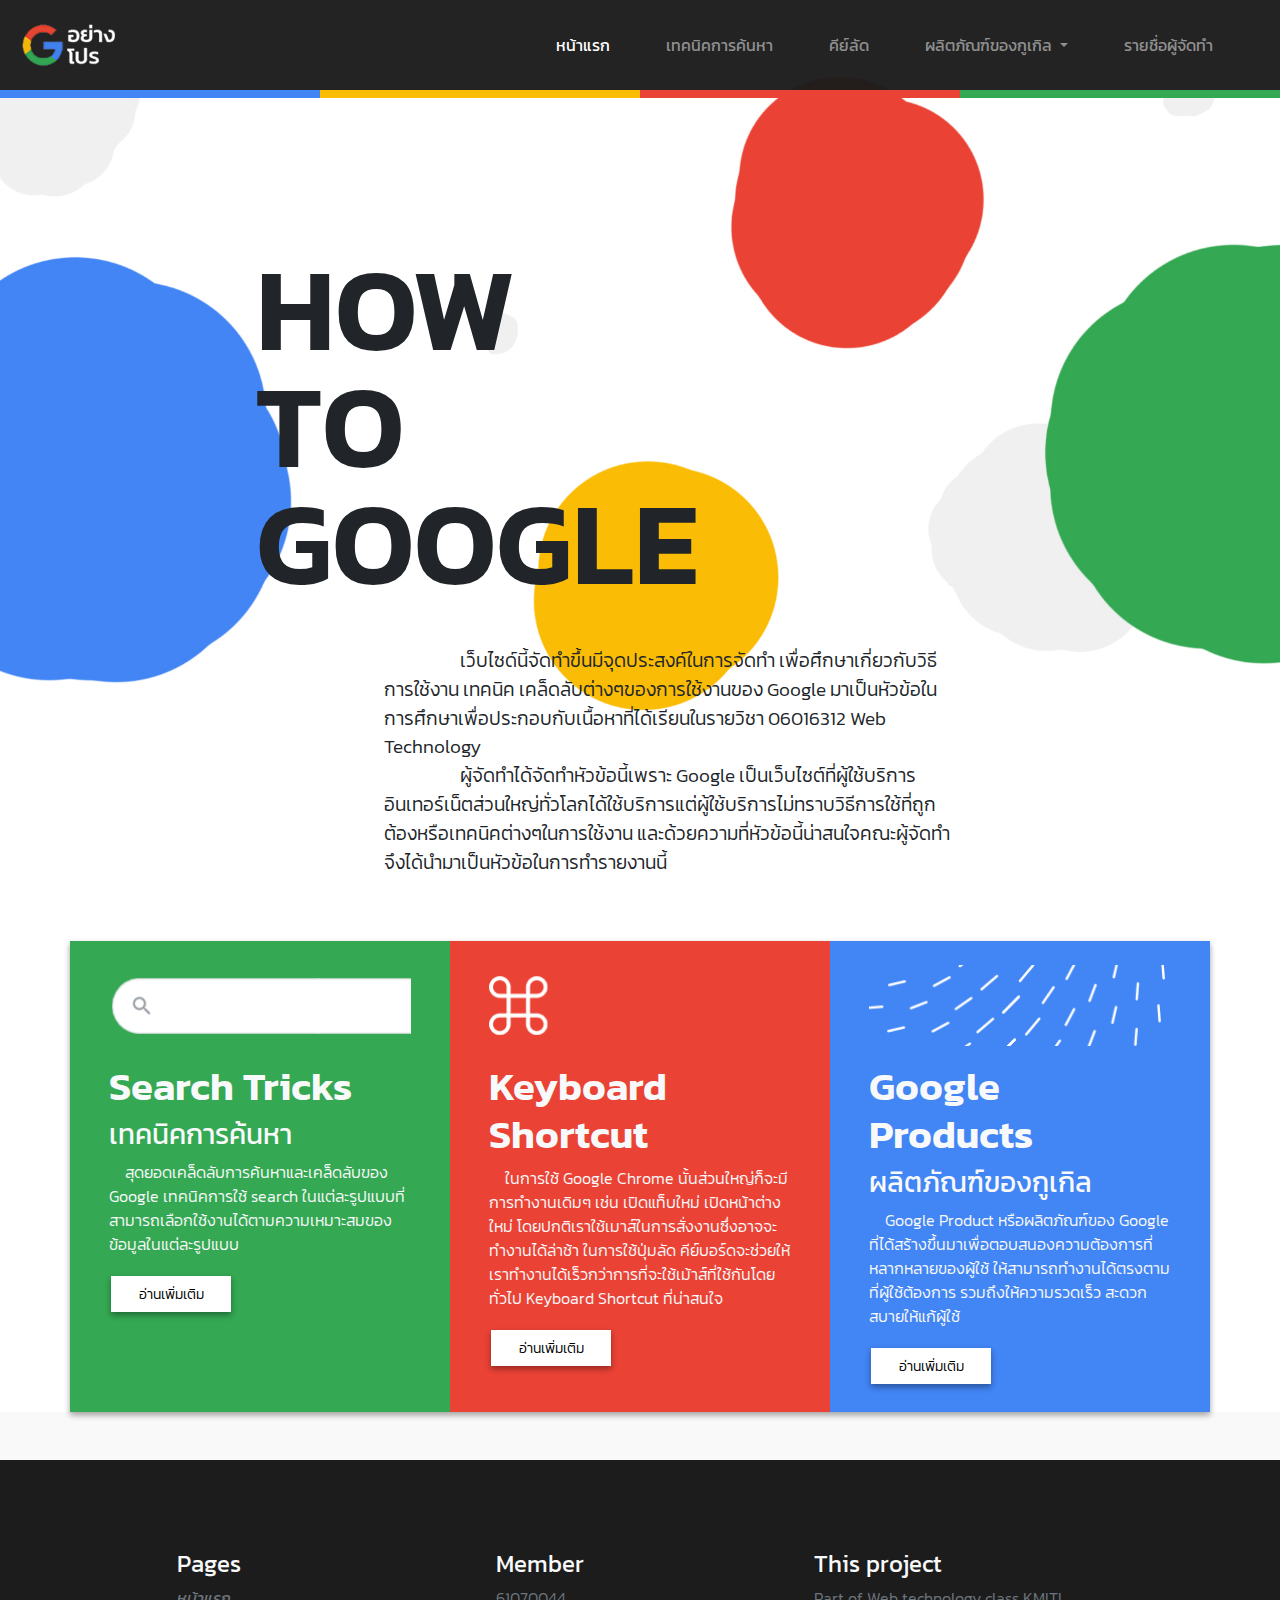
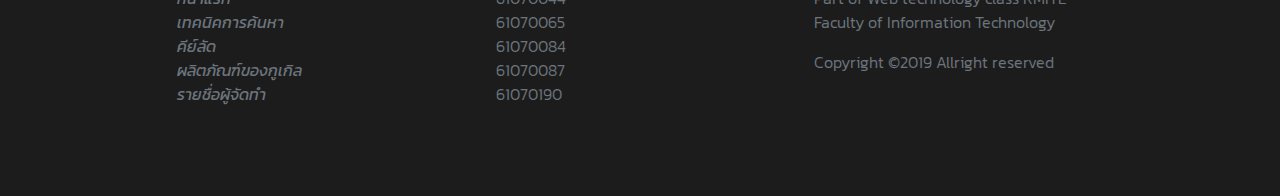
<file: index.html>
<html lang="en">

<head>
    <meta charset="UTF-8">
    <meta name="viewport" content="width=device-width, initial-scale=1.0">
    <meta http-equiv="X-UA-Compatible" content="ie=edge">
    <title>How to Google</title>
    <link rel="stylesheet" href="https://stackpath.bootstrapcdn.com/bootstrap/4.3.1/css/bootstrap.min.css"
        integrity="sha384-ggOyR0iXCbMQv3Xipma34MD+dH/1fQ784/j6cY/iJTQUOhcWr7x9JvoRxT2MZw1T" crossorigin="anonymous">
    <link rel="stylesheet" href="style.css">
    <script src="main.js"></script>

</head>

<body style="overflow-x: hidden;">
    <header>
        <!-- menu bar -->
        <div class="container-fluid p-0 sticky">
            <nav class="navbar navbar-expand-lg navbar-dark">
                <a class="navbar-brand" href="index.html"><img src="img/logo.png"></a>
                <button class="navbar-toggler" type="button" data-toggle="collapse" data-target="#navbarNav"
                    aria-controls="navbarNav" aria-expanded="false" aria-label="Toggle navigation">
                    <span class="navbar-toggler-icon"></span>
                </button>
                <div class="collapse navbar-collapse" id="navbarNav">
                    <div class="mr-auto"></div>
                    <ul class="navbar-nav">
                        <li class="nav-item">
                            <a class="nav-link active" href="#">หน้าแรก<span class="sr-only">(current)</span></a>
                        </li>
                        <li class="nav-item">
                            <a class="nav-link" href="search.html">เทคนิคการค้นหา</a>
                        </li>
                        <li class="nav-item">
                            <a class="nav-link" href="shortcut.html">คีย์ลัด</a>
                        </li>
                        <li class="nav-item dropdown">
                            <a class="nav-link dropdown-toggle" href="#" id="navbarDropdownMenuLink" role="button"
                                data-toggle="dropdown" aria-haspopup="true" aria-expanded="false">
                                ผลิตภัณฑ์ของกูเกิล
                            </a>
                            <div class="dropdown-menu" aria-labelledby="navbarDropdownMenuLink">
                                <a class="dropdown-item" href="product.html">ผลิตภัณฑ์ทั้งหมด</a>
                                <a class="dropdown-item" href="Youtube.html">Youtube</a>
                                <a class="dropdown-item" href="Chrome.html">Google Chrome</a>
                                <a class="dropdown-item" href="Meet.html">Google Meet</a>
                                <a class="dropdown-item" href="Drive.html">Google Drive</a>
                                <a class="dropdown-item" href="Gmail.html">Gmail</a>
                                <a class="dropdown-item" href="Photos.html">Google Photos</a>
                                <a class="dropdown-item" href="Quick-Draw.html">Google Quick Draw</a>
                                <a class="dropdown-item" href="translate.html">Google Translate</a>
                                <a class="dropdown-item" href="trend.html">Google Trends</a>
                            </div>
                        <li class="nav-item">
                            <a class="nav-link" href="member.html">รายชื่อผู้จัดทำ</a>
                        </li>
                    </ul>
                </div>
            </nav>
            <!-- 4color -->
            <div class="row container-fluid p-0 no-gutters" style="z-index: -1; position:absolute">
                <div class="col-3 bg-blue p-1"></div>
                <div class="col-3 bg-yellow p-1"></div>
                <div class="col-3 bg-red p-1"></div>
                <div class="col-3 bg-green p-1"></div>
            </div>
        </div>
    </header>

    <main class="bg-white">
        <div class="container-fluid p-0 m-0">
            <img src="img/mat.jpg" style="position: absolute; width: 100%;">
            <h1 style="position: relative;
            padding-top: 250px;
            left: 20%;
            font-size: 13vh;
            line-height: 1em;
            width: 50%;
            ">HOW<br>TO<br>GOOGLE</h1>
            <p class="mt-3" style="position: relative;
            padding-top: 30px;
            left: 30%;
            font-size: 1.2em;
            width: 45%;
            ">&emsp;&emsp;&emsp;&emsp;เว็บไซด์นี้จัดทำขึ้นมีจุดประสงค์ในการจัดทำ เพื่อศึกษาเกี่ยวกับวิธีการใช้งาน
                เทคนิค
                เคล็ดลับต่างๆของการใช้งานของ Google มาเป็นหัวข้อในการศึกษาเพื่อประกอบกับเนื้อหาที่ได้เรียนในรายวิชา
                06016312 Web Technology<br>&emsp;&emsp;&emsp;&emsp;ผู้จัดทำได้จัดทำหัวข้อนี้เพราะ Google
                เป็นเว็บไซต์ที่ผู้ใช้บริการอินเทอร์เน็ตส่วนใหญ่ทั่วโลกได้ใช้บริการแต่ผู้ใช้บริการไม่ทราบวิธีการใช้ที่ถูกต้องหรือเทคนิคต่างๆในการใช้งาน
                และด้วยความที่หัวข้อนี้น่าสนใจคณะผู้จัดทำจึงได้นำมาเป็นหัวข้อในการทำรายงานนี้
                <!-- <div style="width: 160px; height: 8px; background-color: black; position: absolute;top: 75%;
            left: 20%;"></div> -->


        </div>
        <!-- headline -->
        <div class="container pt-5">
            <div class="row mb-5 sdw">
                <div class="col-lg-4 col-m-6 col-s-12 bg-green">
                    <div class="p-4 text-light">
                        <img src="img/green.png" style="width: 100%; height: auto;" class="mb-3">
                        <h1>Search Tricks</h1>
                        <h3>เทคนิคการค้นหา</h3>
                        <p>&emsp;สุดยอดเคล็ดลับการค้นหาและเคล็ดลับของ Google เทคนิคการใช้ search
                            ในแต่ละรูปแบบที่สามารถเลือกใช้งานได้ตามความเหมาะสมของข้อมูลในแต่ละรูปแบบ</p>
                        <button onclick="window.location.href = 'search.html';" target="_blank">อ่านเพิ่มเติม</button>
                    </div>
                </div>
                <div class="col-lg-4 col-m-6 col-s-12 bg-red">
                    <div class="p-4 text-light">
                        <img src="img/red.png" style="width: 100%; height: auto;" class="mb-3">
                        <h1>Keyboard Shortcut</h1>
                        <p>&emsp;ในการใช้ Google Chrome นั้นส่วนใหญ่ก็จะมีการทำงานเดิมๆ เช่น เปิดแท็บใหม่
                            เปิดหน้าต่างใหม่ โดยปกติเราใช้เมาส์ในการสั่งงานซึ่งอาจจะทำงานได้ล่าช้า ในการใช้ปุ่มลัด
                            คีย์บอร์ดจะช่วยให้เราทำงานได้เร็วกว่าการที่จะใช้เม้าส์ที่ใช้กันโดยทั่วไป Keyboard Shortcut
                            ที่น่าสนใจ</p>
                        <button onclick="window.location.href = 'shortcut.html';" target="_blank">อ่านเพิ่มเติม</button>
                    </div>
                </div>
                <div class="col-lg-4 col-m-6 bg-blue">
                    <div class="p-4 text-light">
                        <img src="img/blue.png" style="width: 100%; height: auto;" class="mb-3">
                        <h1>Google
                            Products</h1>
                        <h3>ผลิตภัณฑ์ของกูเกิล</h3>
                        <p>&emsp;Google Product หรือผลิตภัณฑ์ของ Google
                            ที่ได้สร้างขึ้นมาเพื่อตอบสนองความต้องการที่หลากหลายของผู้ใช้
                            ให้สามารถทำงานได้ตรงตามที่ผู้ใช้ต้องการ รวมถึงให้ความรวดเร็ว สะดวกสบายให้แก้ผู้ใช้</p>
                        <button onclick="window.location.href = 'product.html';" target="_blank">อ่านเพิ่มเติม</button>
                    </div>
                </div>

            </div>
        </div>

    </main>

    <footer>

        <div class="container-fluid">
            <div class="row text-left">
                <div class="col-md-4">
                    <h4 class="text-light">Pages</h4>
                    <i>
                        <a class="text-muted m-0" href="index.html">หน้าแรก</a><br>
                        <a class="text-muted m-0" href="search.html">เทคนิคการค้นหา</a><br>
                        <a class="text-muted m-0" href="shortcut.html">คีย์ลัด</a><br>
                        <a class="text-muted m-0" href="product.html">ผลิตภัณฑ์ของกูเกิล</a><br>
                        <a class="text-muted m-0" href="member.html">รายชื่อผู้จัดทำ</a>
                    </i>
                </div>
                <div class="col-md-4">
                    <h4 class="text-light">Member</h4>
                    <p class="text-muted m-0">61070044</p>
                    <p class="text-muted m-0">61070065</p>
                    <p class="text-muted m-0">61070084</p>
                    <p class="text-muted m-0">61070087</p>
                    <p class="text-muted m-0">61070190</p>
                </div>
                <div class="col-md-4">
                    <h4 class="text-light">This project</h4>
                    <p class="text-muted">
                        Part of Web technology class
                        KMITL Faculty of Information Technology</p>
                    <p class="text-muted">
                        Copyright ©2019 Allright reserved

                    </p>
                </div>
            </div>
        </div>
    </footer>
    <script src="https://code.jquery.com/jquery-3.3.1.slim.min.js"
        integrity="sha384-q8i/X+965DzO0rT7abK41JStQIAqVgRVzpbzo5smXKp4YfRvH+8abtTE1Pi6jizo"
        crossorigin="anonymous"></script>
    <script src="https://cdnjs.cloudflare.com/ajax/libs/popper.js/1.14.7/umd/popper.min.js"
        integrity="sha384-UO2eT0CpHqdSJQ6hJty5KVphtPhzWj9WO1clHTMGa3JDZwrnQq4sF86dIHNDz0W1"
        crossorigin="anonymous"></script>
    <script src="https://stackpath.bootstrapcdn.com/bootstrap/4.3.1/js/bootstrap.min.js"
        integrity="sha384-JjSmVgyd0p3pXB1rRibZUAYoIIy6OrQ6VrjIEaFf/nJGzIxFDsf4x0xIM+B07jRM"
        crossorigin="anonymous"></script>
</body>

</html>
</file>
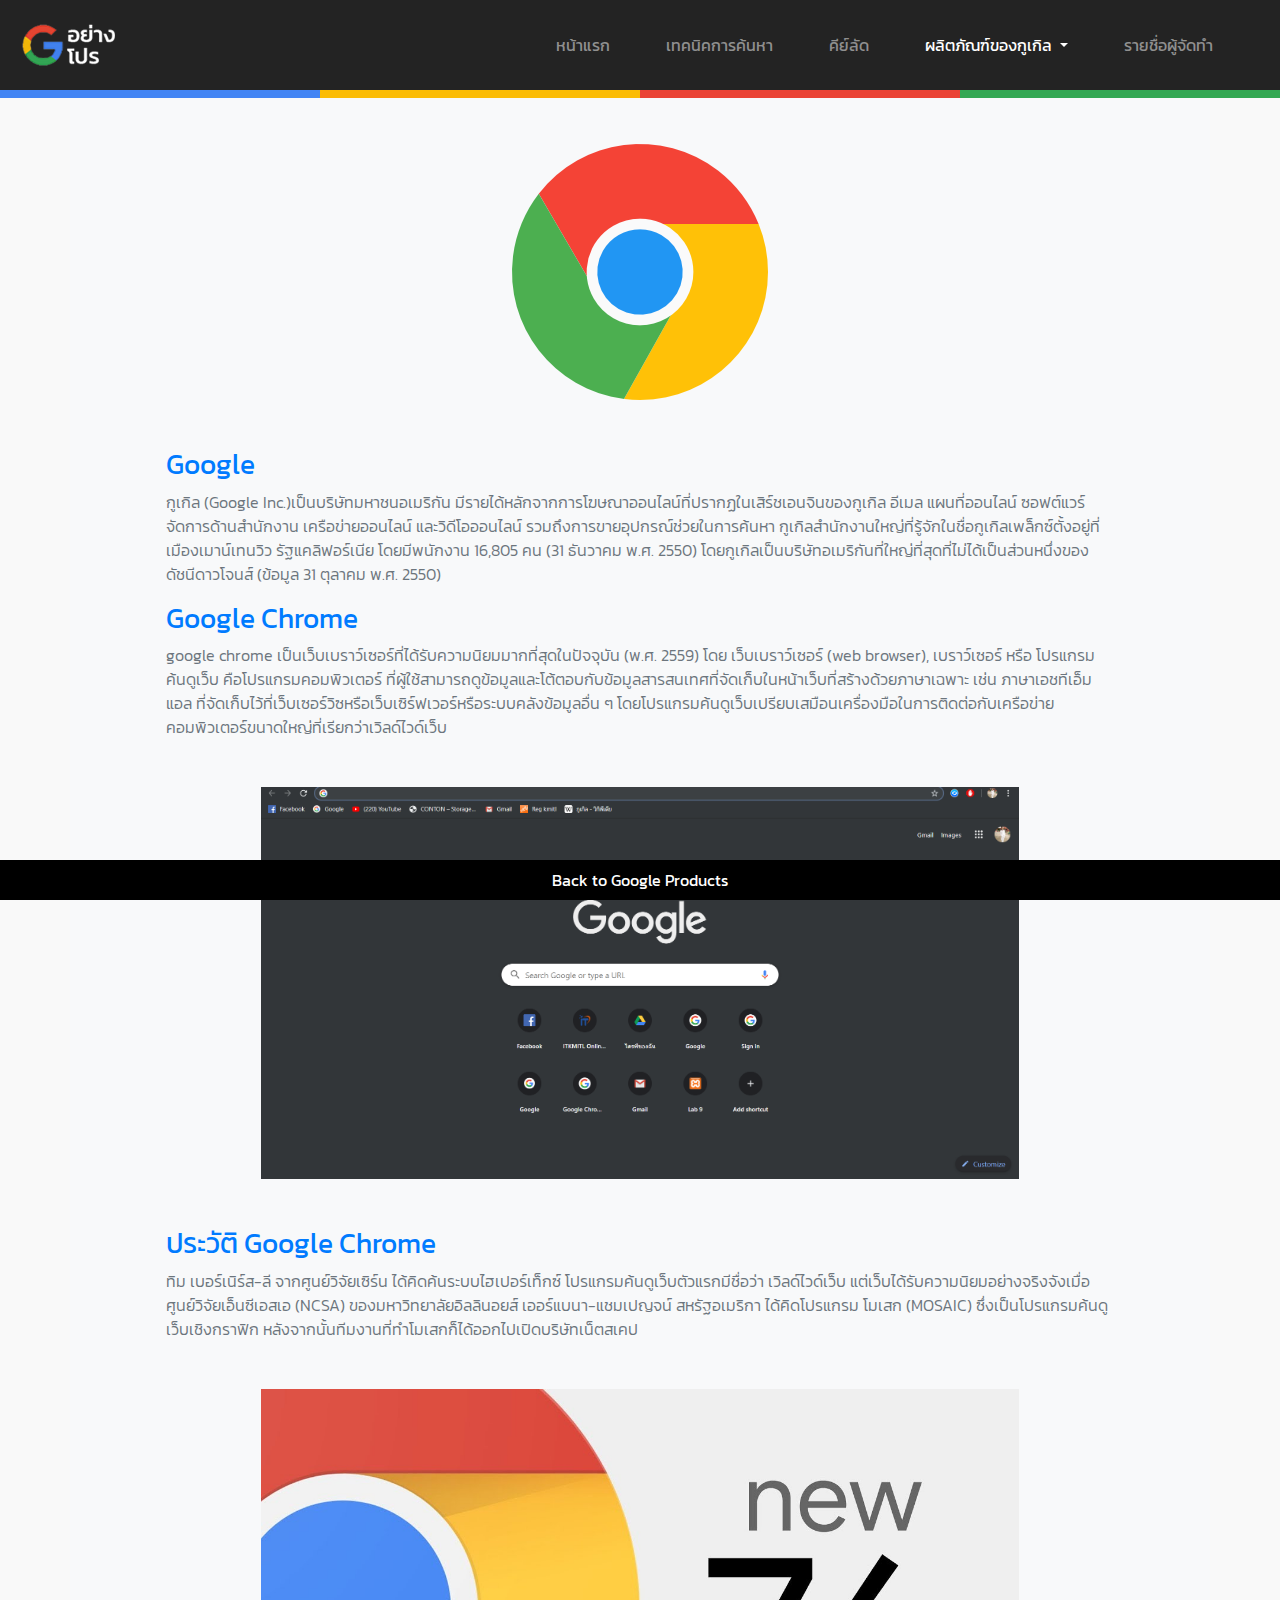
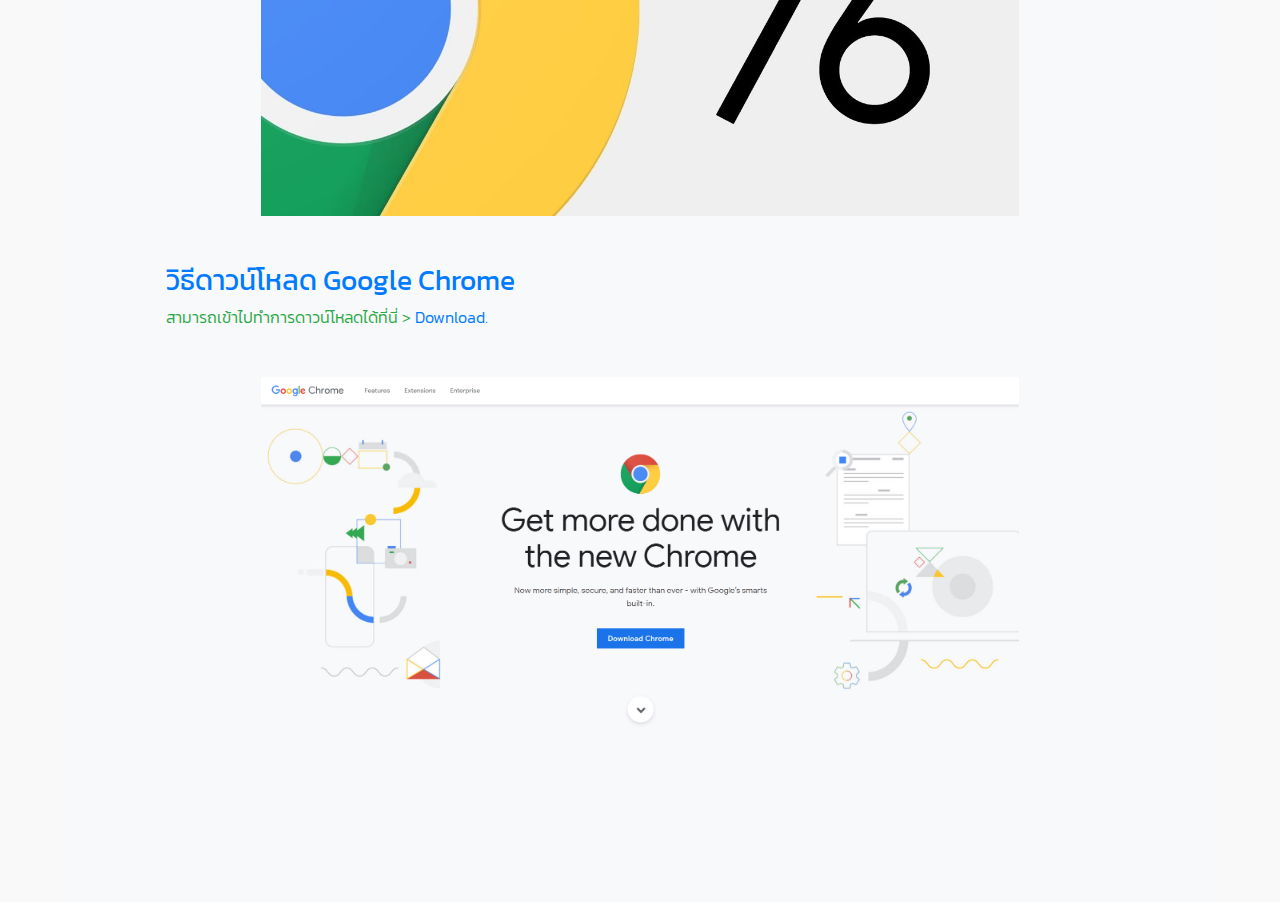
<file: Chrome.html>
<!DOCTYPE html>
<html lang="en">

<head>
    <meta charset="UTF-8">
    <meta name="viewport" content="width=device-width, initial-scale=1.0">
    <meta http-equiv="X-UA-Compatible" content="ie=edge">
    <link rel="stylesheet" href="https://stackpath.bootstrapcdn.com/bootstrap/4.3.1/css/bootstrap.min.css"
        integrity="sha384-ggOyR0iXCbMQv3Xipma34MD+dH/1fQ784/j6cY/iJTQUOhcWr7x9JvoRxT2MZw1T" crossorigin="anonymous">
    <link rel="stylesheet" href="style.css">
    <title>What is Google Chrome</title>
</head>
<style>
    .footer {
        position: fixed;
        left: 0;
        bottom: 0;
        width: 100%;
        background-color: black;
        text-align: center;
    }
</style>

<body>
    <header>
        <!-- menu bar -->
        <div class="container-fluid p-0 sticky">
            <nav class="navbar navbar-expand-lg navbar-dark">
                <a class="navbar-brand" href="index.html"><img src="img/logo.png"></a>
                <button class="navbar-toggler" type="button" data-toggle="collapse" data-target="#navbarNav"
                    aria-controls="navbarNav" aria-expanded="false" aria-label="Toggle navigation">
                    <span class="navbar-toggler-icon"></span>
                </button>
                <div class="collapse navbar-collapse" id="navbarNav">
                    <div class="mr-auto"></div>
                    <ul class="navbar-nav">
                        <li class="nav-item">
                            <a class="nav-link" href="index.html">หน้าแรก </a>
                        </li>
                        <li class="nav-item">
                            <a class="nav-link" href="search.html">เทคนิคการค้นหา</a>
                        </li>
                        <li class="nav-item">
                            <a class="nav-link" href="shortcut.html">คีย์ลัด</a>
                        </li>
                        <li class="nav-item dropdown active">
                            <a class="nav-link dropdown-toggle" href="#" id="navbarDropdownMenuLink" role="button"
                                data-toggle="dropdown" aria-haspopup="true" aria-expanded="false">
                                ผลิตภัณฑ์ของกูเกิล <span class="sr-only">(current)</span>
                            </a>
                            <div class="dropdown-menu" aria-labelledby="navbarDropdownMenuLink">
                                <a class="dropdown-item" href="product.html">ผลิตภัณฑ์ทั้งหมด</a>
                                <a class="dropdown-item" href="Youtube.html">Youtube</a>
                                <a class="dropdown-item" href="Chrome.html">Google Chrome</a>
                                <a class="dropdown-item" href="Meet.html">Google Meet</a>
                                <a class="dropdown-item" href="Drive.html">Google Drive</a>
                                <a class="dropdown-item" href="Gmail.html">Gmail</a>
                                <a class="dropdown-item" href="Photos.html">Google Photos</a>
                                <a class="dropdown-item" href="Quick-Draw.html">Google Quick Draw</a>
                                <a class="dropdown-item" href="translate.html">Google Translate</a>
                                <a class="dropdown-item" href="trend.html">Google Trends</a>
                            </div>

                        <li class="nav-item">
                            <a class="nav-link" href="member.html">รายชื่อผู้จัดทำ</a>
                        </li>
                    </ul>
                </div>
            </nav>
            <!-- 4color -->
            <div class="row container-fluid p-0 no-gutters" style="z-index: -1; position:absolute">
                <div class="col-3 bg-blue p-1"></div>
                <div class="col-3 bg-yellow p-1"></div>
                <div class="col-3 bg-red p-1"></div>
                <div class="col-3 bg-green p-1"></div>
            </div>
        </div>
        <div class="container text-center bg-light p-5 mt-5">
            <img class="mt-5" src="img/chrome.png">
            <div class="text-left p-5 mb-5">
                <h3 class="text-primary">Google </h3>
                <p class="text-secondary"> กูเกิล (Google Inc.)เป็นบริษัทมหาชนอเมริกัน
                    มีรายได้หลักจากการโฆษณาออนไลน์ที่ปรากฏในเสิร์ชเอนจินของกูเกิล อีเมล แผนที่ออนไลน์
                    ซอฟต์แวร์จัดการด้านสำนักงาน
                    เครือข่ายออนไลน์ และวิดีโอออนไลน์ รวมถึงการขายอุปกรณ์ช่วยในการค้นหา
                    กูเกิลสำนักงานใหญ่ที่รู้จักในชื่อกูเกิลเพล็กซ์ตั้งอยู่ที่เมืองเมาน์เทนวิว รัฐแคลิฟอร์เนีย
                    โดยมีพนักงาน 16,805 คน (31
                    ธันวาคม พ.ศ. 2550) โดยกูเกิลเป็นบริษัทอเมริกันที่ใหญ่ที่สุดที่ไม่ได้เป็นส่วนหนึ่งของดัชนีดาวโจนส์
                    (ข้อมูล 31 ตุลาคม พ.ศ. 2550)
                </p>
                <h3 class="text-primary">Google Chrome</h3>
                <p class="text-secondary mb-5">
                    google chrome เป็นเว็บเบราว์เซอร์ที่ได้รับความนิยมมากที่สุดในปัจจุบัน (พ.ศ. 2559) โดย
                    เว็บเบราว์เซอร์ (web browser), เบราว์เซอร์ หรือ โปรแกรมค้นดูเว็บ คือโปรแกรมคอมพิวเตอร์
                    ที่ผู้ใช้สามารถดูข้อมูลและโต้ตอบกับข้อมูลสารสนเทศที่จัดเก็บในหน้าเว็บที่สร้างด้วยภาษาเฉพาะ เช่น
                    ภาษาเอชทีเอ็มแอล
                    ที่จัดเก็บไว้ที่เว็บเซอร์วิซหรือเว็บเซิร์ฟเวอร์หรือระบบคลังข้อมูลอื่น ๆ
                    โดยโปรแกรมค้นดูเว็บเปรียบเสมือนเครื่องมือในการติดต่อกับเครือข่ายคอมพิวเตอร์ขนาดใหญ่ที่เรียกว่าเวิลด์ไวด์เว็บ
                </p>
                <center><img src="img/gch1.png" width='80%'></center>
                <h3 class="text-primary mt-5">ประวัติ Google Chrome </h3>
                <p class="text-secondary mb-5">
                    ทิม เบอร์เนิร์ส-ลี จากศูนย์วิจัยเซิร์น ได้คิดค้นระบบไฮเปอร์เท็กซ์ โปรแกรมค้นดูเว็บตัวแรกมีชื่อว่า
                    เวิลด์ไวด์เว็บ
                    แต่เว็บได้รับความนิยมอย่างจริงจังเมื่อ ศูนย์วิจัยเอ็นซีเอสเอ (NCSA) ของมหาวิทยาลัยอิลลินอยส์
                    เออร์แบนา-แชมเปญจน์
                    สหรัฐอเมริกา ได้คิดโปรแกรม โมเสก (MOSAIC) ซึ่งเป็นโปรแกรมค้นดูเว็บเชิงกราฟิก
                    หลังจากนั้นทีมงานที่ทำโมเสกก็ได้ออกไปเปิดบริษัทเน็ตสเคป
                </p>
                <center><img src="img/gch3.jpg" width='80%'></center>
                <h3 class="text-primary mt-5">วิธีดาวน์โหลด Google Chrome </h3>
                <p class="text-success mb-5">
                    สามารถเข้าไปทำการดาวน์โหลดได้ที่นี่ > <a class="icon icon-after icon-chevronright"
                        href="https://www.google.com/chrome/?brand=CHBD&gclid=CjwKCAiAqqTuBRBAEiwA7B66ha0Xn7KtUsYYzkbMljb4IjtwZbEWJGi_sZEZlrPT7T_lo4XCdmX8iBoC4fYQAvD_BwE&gclsrc=aw.ds"
                        target="_self" rel="follow">Download.</a>
                </p>
                <center><img src="img/gch2.png" width='80%'></center>
            </div>
        </div>
        <div class="footer">
            <!-- <button onclick="window.location.href='Product.html';"> Back to Google Products </button> -->
            <a class="nav-link text-white" href="product.html">Back to Google Products</a>
        </div>
    </header>
    <script src="https://code.jquery.com/jquery-3.3.1.slim.min.js"
        integrity="sha384-q8i/X+965DzO0rT7abK41JStQIAqVgRVzpbzo5smXKp4YfRvH+8abtTE1Pi6jizo"
        crossorigin="anonymous"></script>
    <script src="https://cdnjs.cloudflare.com/ajax/libs/popper.js/1.14.7/umd/popper.min.js"
        integrity="sha384-UO2eT0CpHqdSJQ6hJty5KVphtPhzWj9WO1clHTMGa3JDZwrnQq4sF86dIHNDz0W1"
        crossorigin="anonymous"></script>
    <script src="https://stackpath.bootstrapcdn.com/bootstrap/4.3.1/js/bootstrap.min.js"
        integrity="sha384-JjSmVgyd0p3pXB1rRibZUAYoIIy6OrQ6VrjIEaFf/nJGzIxFDsf4x0xIM+B07jRM"
        crossorigin="anonymous"></script>
</body>

</html>
</file>
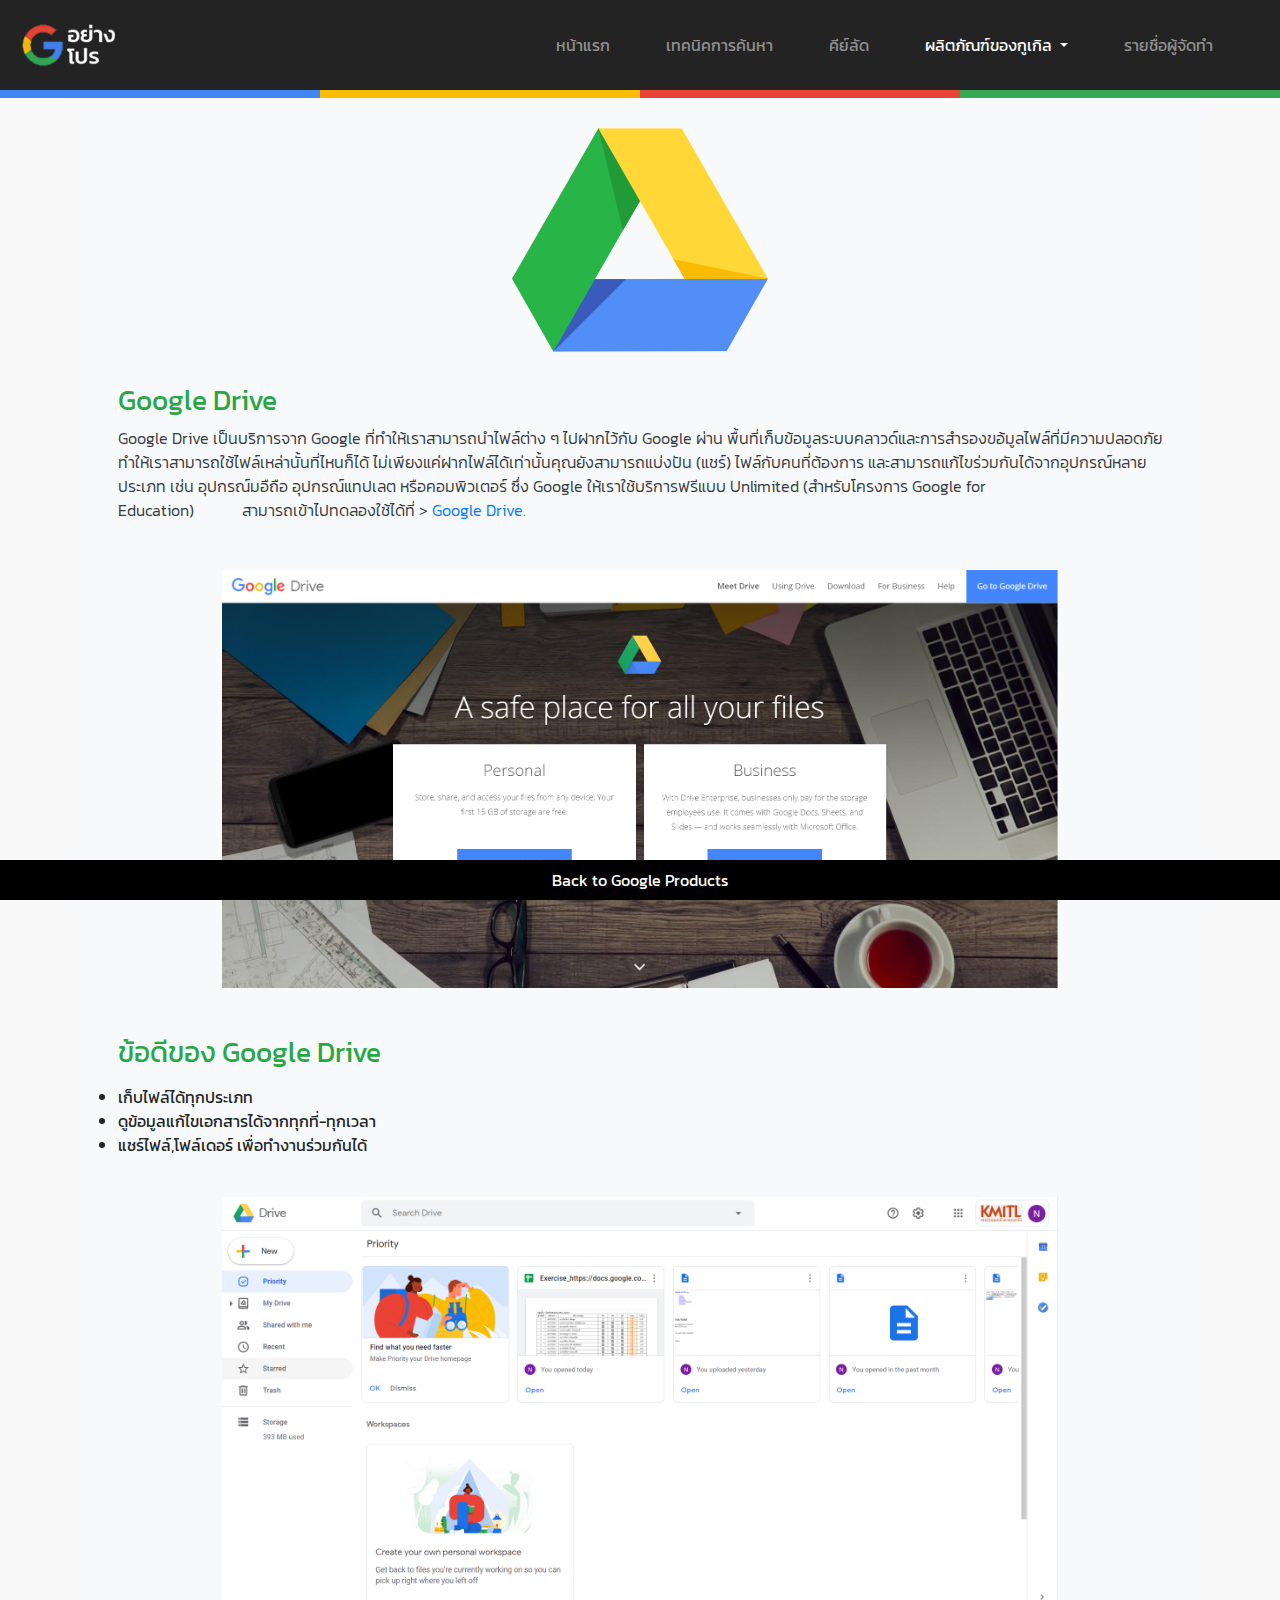
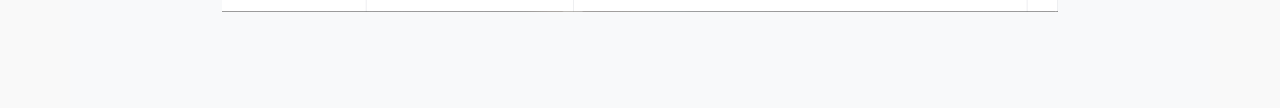
<file: Drive.html>
<!DOCTYPE html>
<html lang="en">

<head>
    <meta charset="UTF-8">
    <meta name="viewport" content="width=device-width, initial-scale=1.0">
    <meta http-equiv="X-UA-Compatible" content="ie=edge">
    <link rel="stylesheet" href="https://stackpath.bootstrapcdn.com/bootstrap/4.3.1/css/bootstrap.min.css"
        integrity="sha384-ggOyR0iXCbMQv3Xipma34MD+dH/1fQ784/j6cY/iJTQUOhcWr7x9JvoRxT2MZw1T" crossorigin="anonymous">
    <link rel="stylesheet" href="style.css">
    <title>What is Google Drive</title>
</head>
<style>
    .footer {
        position: fixed;
        left: 0;
        bottom: 0;
        width: 100%;
        background-color: black;
        text-align: center;
    }
</style>

<body>
    <header>
        <!-- menu bar -->
        <div class="container-fluid p-0 sticky">
            <nav class="navbar navbar-expand-lg navbar-dark">
                <a class="navbar-brand" href="index.html"><img src="img/logo.png"></a>
                <button class="navbar-toggler" type="button" data-toggle="collapse" data-target="#navbarNav"
                    aria-controls="navbarNav" aria-expanded="false" aria-label="Toggle navigation">
                    <span class="navbar-toggler-icon"></span>
                </button>
                <div class="collapse navbar-collapse" id="navbarNav">
                    <div class="mr-auto"></div>
                    <ul class="navbar-nav">
                        <li class="nav-item">
                            <a class="nav-link" href="index.html">หน้าแรก </a>
                        </li>
                        <li class="nav-item">
                            <a class="nav-link" href="search.html">เทคนิคการค้นหา</a>
                        </li>
                        <li class="nav-item">
                            <a class="nav-link" href="shortcut.html">คีย์ลัด</a>
                        </li>
                        <li class="nav-item dropdown active">
                            <a class="nav-link dropdown-toggle" href="#" id="navbarDropdownMenuLink" role="button"
                                data-toggle="dropdown" aria-haspopup="true" aria-expanded="false">
                                ผลิตภัณฑ์ของกูเกิล <span class="sr-only">(current)</span>
                            </a>
                            <div class="dropdown-menu" aria-labelledby="navbarDropdownMenuLink">
                                <a class="dropdown-item" href="product.html">ผลิตภัณฑ์ทั้งหมด</a>
                                <a class="dropdown-item" href="Youtube.html">Youtube</a>
                                <a class="dropdown-item" href="Chrome.html">Google Chrome</a>
                                <a class="dropdown-item" href="Meet.html">Google Meet</a>
                                <a class="dropdown-item" href="Drive.html">Google Drive</a>
                                <a class="dropdown-item" href="Gmail.html">Gmail</a>
                                <a class="dropdown-item" href="Photos.html">Google Photos</a>
                                <a class="dropdown-item" href="Quick-Draw.html">Google Quick Draw</a>
                                <a class="dropdown-item" href="translate.html">Google Translate</a>
                                <a class="dropdown-item" href="trend.html">Google Trends</a>
                            </div>

                        <li class="nav-item">
                            <a class="nav-link" href="member.html">รายชื่อผู้จัดทำ</a>
                        </li>
                    </ul>
                </div>
            </nav>
            <!-- 4color -->
            <div class="row container-fluid p-0 no-gutters" style="z-index: -1; position:absolute">
                <div class="col-3 bg-blue p-1"></div>
                <div class="col-3 bg-yellow p-1"></div>
                <div class="col-3 bg-red p-1"></div>
                <div class="col-3 bg-green p-1"></div>
            </div>
        </div>
        <div class="container text-center bg-light p-5 mt-5">
            <img class="mt-3" src="img/drive256.png">
            <div class="text-left mb-5 mt-3">
                <h3 class="text-success">Google Drive </h3>
                <p class="text-dark mb-5"> Google Drive เป็นบริการจาก Google ที่ทำให้เราสามารถนำไฟล์ต่าง ๆ ไปฝากไว้กับ
                    Google ผ่าน
                    พื้นที่เก็บข้อมูลระบบคลาวด์และการสำรองขอ้มูลไฟล์ที่มีความปลอดภัย
                    ทำให้เราสามารถใช้ไฟล์เหล่านั้นที่ไหนก็ได้

                    ไม่เพียงแค่ฝากไฟล์ได้เท่านั้นคุณยังสามารถแบ่งปัน (แชร์) ไฟล์กับคนที่ต้องการ
                    และสามารถแก้ไขร่วมกันได้จากอุปกรณ์หลายประเภท
                    เช่น อุปกรณ์มอืถือ อุปกรณ์แทปเลต หรือคอมพิวเตอร์ ซึ่ง Google ให้เราใช้บริการฟรีแบบ Unlimited
                    (สำหรับโครงการ Google for
                    Education)<h8 class="text-dark p-5">สามารถเข้าไปทดลองใช้ได้ที่ > <a
                            class="icon icon-after icon-chevronright" href="https://drive.google.com/" target="_self"
                            rel="follow">Google Drive.</a>
                    </h8>
                </p>

                <center><img src="img/ggdrv.png" width="80%"></center>

                <h3 class="text-success mt-5"> ข้อดีของ Google Drive</h3>
                <p class="text-dark">
                    <li>เก็บไฟล์ได้ทุกประเภท</li>
                    <li>ดูข้อมูลแก้ไขเอกสารได้จากทุกที่-ทุกเวลา</li>
                    <li>แชร์ไฟล์,โฟล์เดอร์ เพื่อทำงานร่วมกันได้</li>
                </p><br>
                <center><img src="img/ggdrv2.png" width="80%"></center>
            </div>
        </div>
        <div class="footer">
            <!-- <button onclick="window.location.href='Product.html';"> Back to Google Products </button> -->
            <a class="nav-link text-white" href="product.html">Back to Google Products</a>
        </div>
    </header>
    <script src="https://code.jquery.com/jquery-3.3.1.slim.min.js"
        integrity="sha384-q8i/X+965DzO0rT7abK41JStQIAqVgRVzpbzo5smXKp4YfRvH+8abtTE1Pi6jizo"
        crossorigin="anonymous"></script>
    <script src="https://cdnjs.cloudflare.com/ajax/libs/popper.js/1.14.7/umd/popper.min.js"
        integrity="sha384-UO2eT0CpHqdSJQ6hJty5KVphtPhzWj9WO1clHTMGa3JDZwrnQq4sF86dIHNDz0W1"
        crossorigin="anonymous"></script>
    <script src="https://stackpath.bootstrapcdn.com/bootstrap/4.3.1/js/bootstrap.min.js"
        integrity="sha384-JjSmVgyd0p3pXB1rRibZUAYoIIy6OrQ6VrjIEaFf/nJGzIxFDsf4x0xIM+B07jRM"
        crossorigin="anonymous"></script>
</body>

</html>
</file>
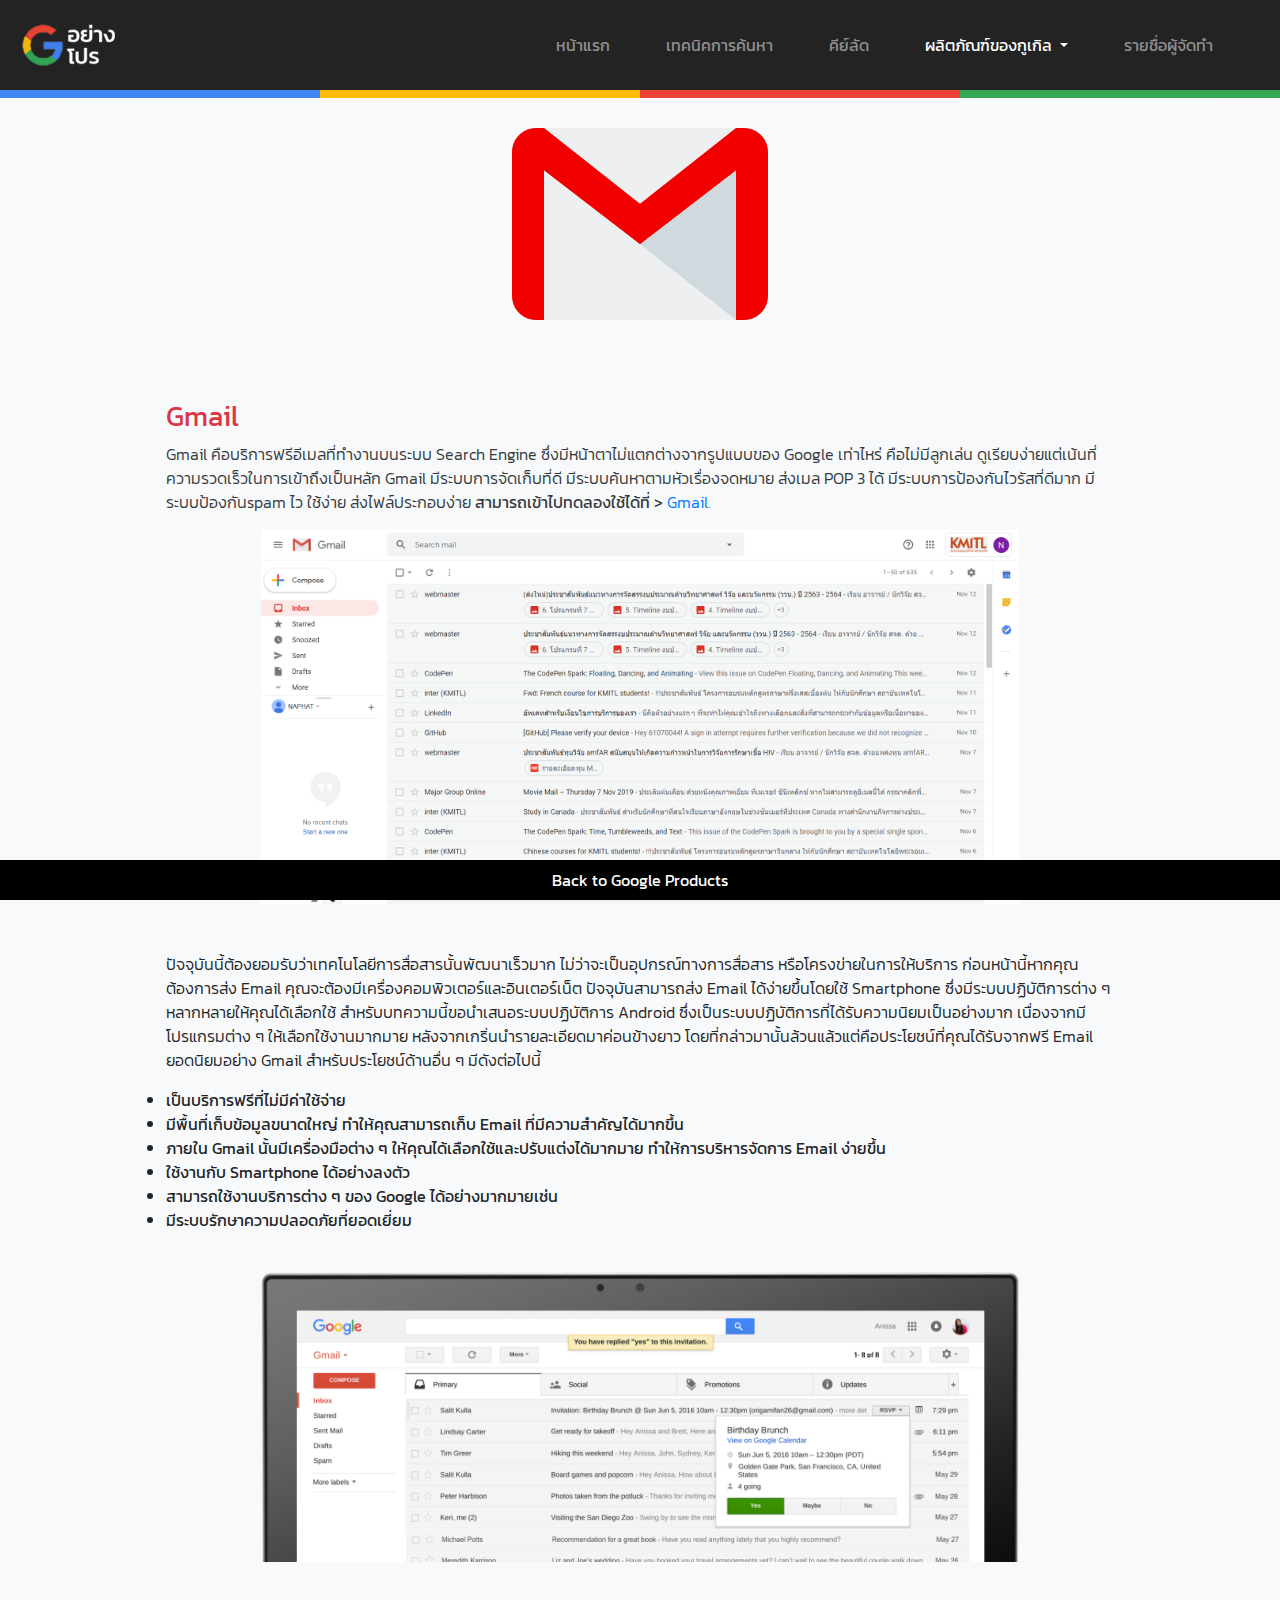
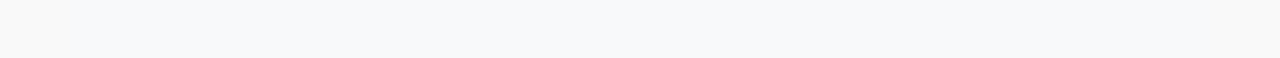
<file: Gmail.html>
<!DOCTYPE html>
<html lang="en">

<head>
    <meta charset="UTF-8">
    <meta name="viewport" content="width=device-width, initial-scale=1.0">
    <meta http-equiv="X-UA-Compatible" content="ie=edge">
    <link rel="stylesheet" href="https://stackpath.bootstrapcdn.com/bootstrap/4.3.1/css/bootstrap.min.css"
        integrity="sha384-ggOyR0iXCbMQv3Xipma34MD+dH/1fQ784/j6cY/iJTQUOhcWr7x9JvoRxT2MZw1T" crossorigin="anonymous">
    <link rel="stylesheet" href="style.css">
    <title>What is Gmail</title>
</head>
<style>
    .footer {
        position: fixed;
        left: 0;
        bottom: 0;
        width: 100%;
        background-color: black;
        text-align: center;
    }
</style>

<body>
    <header>
        <!-- menu bar -->
        <div class="container-fluid p-0 sticky">
            <nav class="navbar navbar-expand-lg navbar-dark">
                <a class="navbar-brand" href="index.html"><img src="img/logo.png"></a>
                <button class="navbar-toggler" type="button" data-toggle="collapse" data-target="#navbarNav"
                    aria-controls="navbarNav" aria-expanded="false" aria-label="Toggle navigation">
                    <span class="navbar-toggler-icon"></span>
                </button>
                <div class="collapse navbar-collapse" id="navbarNav">
                    <div class="mr-auto"></div>
                    <ul class="navbar-nav">
                        <li class="nav-item">
                            <a class="nav-link" href="index.html">หน้าแรก </a>
                        </li>
                        <li class="nav-item">
                            <a class="nav-link" href="search.html">เทคนิคการค้นหา</a>
                        </li>
                        <li class="nav-item">
                            <a class="nav-link" href="shortcut.html">คีย์ลัด</a>
                        </li>
                        <li class="nav-item dropdown active">
                            <a class="nav-link dropdown-toggle" href="#" id="navbarDropdownMenuLink" role="button"
                                data-toggle="dropdown" aria-haspopup="true" aria-expanded="false">
                                ผลิตภัณฑ์ของกูเกิล <span class="sr-only">(current)</span>
                            </a>
                            <div class="dropdown-menu" aria-labelledby="navbarDropdownMenuLink">
                                <a class="dropdown-item" href="product.html">ผลิตภัณฑ์ทั้งหมด</a>
                                <a class="dropdown-item" href="Youtube.html">Youtube</a>
                                <a class="dropdown-item" href="Chrome.html">Google Chrome</a>
                                <a class="dropdown-item" href="Meet.html">Google Meet</a>
                                <a class="dropdown-item" href="Drive.html">Google Drive</a>
                                <a class="dropdown-item" href="Gmail.html">Gmail</a>
                                <a class="dropdown-item" href="Photos.html">Google Photos</a>
                                <a class="dropdown-item" href="Quick-Draw.html">Google Quick Draw</a>
                                <a class="dropdown-item" href="translate.html">Google Translate</a>
                                <a class="dropdown-item" href="trend.html">Google Trends</a>
                            </div>
                        <li class="nav-item">
                            <a class="nav-link" href="member.html">รายชื่อผู้จัดทำ</a>
                        </li>
                    </ul>
                </div>
            </nav>
            <!-- 4color -->
            <div class="row container-fluid p-0 no-gutters" style="z-index: -1; position:absolute">
                <div class="col-3 bg-blue p-1"></div>
                <div class="col-3 bg-yellow p-1"></div>
                <div class="col-3 bg-red p-1"></div>
                <div class="col-3 bg-green p-1"></div>
            </div>
        </div>
        <div class="container text-center bg-light p-5 mt-5">
            <img src="img/gmail256.png" width='256px' height='256px'>
            <div class="text-left p-5">
                <h3 class="text-danger">Gmail </h3>
                <p class="text-dark">Gmail คือบริการฟรีอีเมลที่ทำงานบนระบบ Search Engine
                    ซึ่งมีหน้าตาไม่แตกต่างจากรูปแบบของ Google เท่าไหร่ คือไม่มีลูกเล่น
                    ดูเรียบง่ายแต่เน้นที่ความรวดเร็วในการเข้าถึงเป็นหลัก Gmail มีระบบการจัดเก็บที่ดี
                    มีระบบค้นหาตามหัวเรื่องจดหมาย ส่งเมล
                    POP 3 ได้ มีระบบการป้องกันไวรัสที่ดีมาก มีระบบป้องกันspam ไว ใช้ง่าย ส่งไฟล์ประกอบง่าย
                    <b>สามารถเข้าไปทดลองใช้ได้ที่ > </b> <a class="icon icon-after icon-chevronright"
                        href="https://mail.google.com/" target="_blank">Gmail.</a></h8>
                </p>
                <center><img src="img/gm2.png " width="80%"></center>
                <p class="mt-5">ปัจจุบันนี้ต้องยอมรับว่าเทคโนโลยีการสื่อสารนั้นพัฒนาเร็วมาก
                    ไม่ว่าจะเป็นอุปกรณ์ทางการสื่อสาร
                    หรือโครงข่ายในการให้บริการ
                    ก่อนหน้านี้หากคุณต้องการส่ง Email คุณจะต้องมีเครื่องคอมพิวเตอร์และอินเตอร์เน็ต ปัจจุบันสามารถส่ง
                    Email ได้ง่ายขึ้นโดยใช้
                    Smartphone ซึ่งมีระบบปฏิบัติการต่าง ๆ หลากหลายให้คุณได้เลือกใช้
                    สำหรับบทความนี้ขอนำเสนอระบบปฏิบัติการ Android
                    ซึ่งเป็นระบบปฏิบัติการที่ได้รับความนิยมเป็นอย่างมาก เนื่องจากมีโปรแกรมต่าง ๆ ให้เลือกใช้งานมากมาย
                    หลังจากเกริ่นนำรายละเอียดมาค่อนข้างยาว โดยที่กล่าวมานั้นล้วนแล้วแต่คือประโยชน์ที่คุณได้รับจากฟรี
                    Email ยอดนิยมอย่าง
                    Gmail สำหรับประโยชน์ด้านอื่น ๆ มีดังต่อไปนี้</p>
                <li>เป็นบริการฟรีที่ไม่มีค่าใช้จ่าย</li>
                <li>มีพื้นที่เก็บข้อมูลขนาดใหญ่ ทำให้คุณสามารถเก็บ Email ที่มีความสำคัญได้มากขึ้น</li>
                <li>ภายใน Gmail นั้นมีเครื่องมือต่าง ๆ ให้คุณได้เลือกใช้และปรับแต่งได้มากมาย ทำให้การบริหารจัดการ
                    Email ง่ายขึ้น</li>
                <li>ใช้งานกับ Smartphone ได้อย่างลงตัว</li>
                <li>สามารถใช้งานบริการต่าง ๆ ของ Google ได้อย่างมากมายเช่น</li>
                <li>มีระบบรักษาความปลอดภัยที่ยอดเยี่ยม</li>
                </p><br>
                <center><img src="img/gm1.png " width="80%"></center>
            </div>
        </div>
        <div class="footer">
            <!-- <button onclick="window.location.href='Product.html';"> Back to Google Products </button> -->
            <a class="nav-link text-white" href="product.html">Back to Google Products</a>
        </div>
    </header>
    <script src="https://code.jquery.com/jquery-3.3.1.slim.min.js"
        integrity="sha384-q8i/X+965DzO0rT7abK41JStQIAqVgRVzpbzo5smXKp4YfRvH+8abtTE1Pi6jizo"
        crossorigin="anonymous"></script>
    <script src="https://cdnjs.cloudflare.com/ajax/libs/popper.js/1.14.7/umd/popper.min.js"
        integrity="sha384-UO2eT0CpHqdSJQ6hJty5KVphtPhzWj9WO1clHTMGa3JDZwrnQq4sF86dIHNDz0W1"
        crossorigin="anonymous"></script>
    <script src="https://stackpath.bootstrapcdn.com/bootstrap/4.3.1/js/bootstrap.min.js"
        integrity="sha384-JjSmVgyd0p3pXB1rRibZUAYoIIy6OrQ6VrjIEaFf/nJGzIxFDsf4x0xIM+B07jRM"
        crossorigin="anonymous"></script>
</body>

</html>
</file>
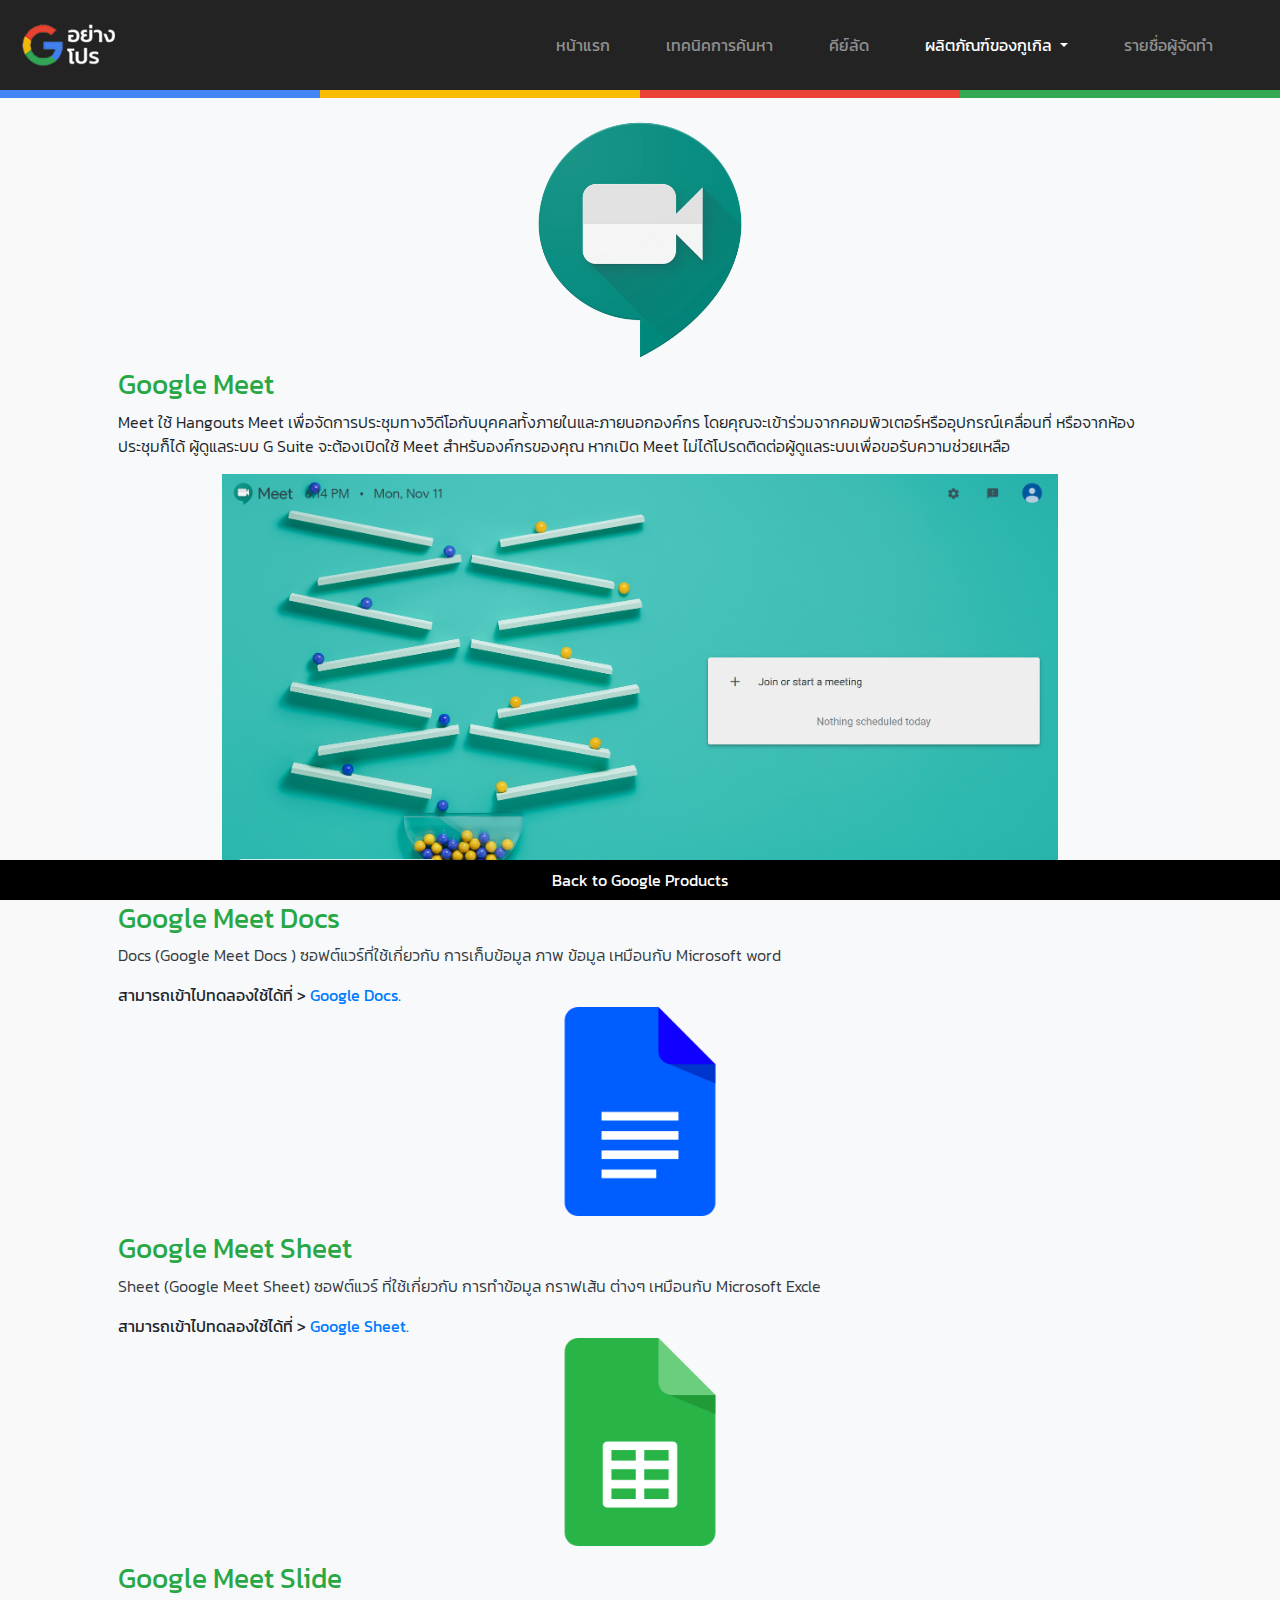
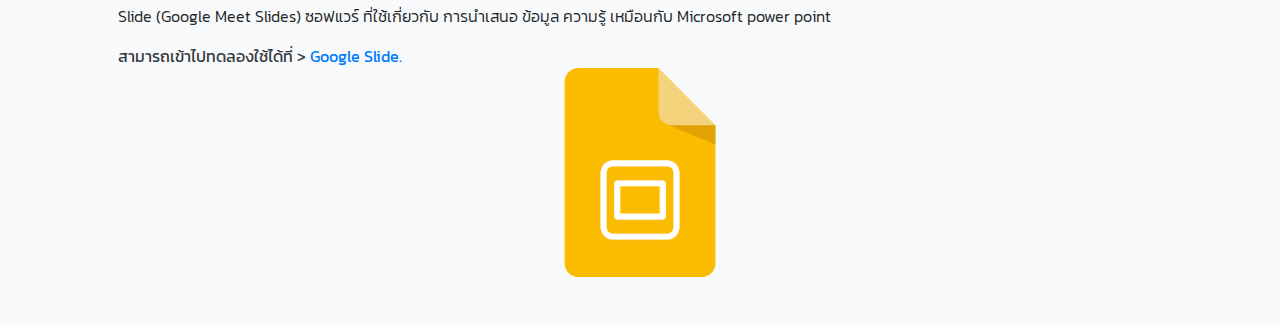
<file: Meet.html>
<!DOCTYPE html>
<html lang="en">

<head>
    <meta charset="UTF-8">
    <meta name="viewport" content="width=device-width, initial-scale=1.0">
    <meta http-equiv="X-UA-Compatible" content="ie=edge">
    <link rel="stylesheet" href="https://stackpath.bootstrapcdn.com/bootstrap/4.3.1/css/bootstrap.min.css"
        integrity="sha384-ggOyR0iXCbMQv3Xipma34MD+dH/1fQ784/j6cY/iJTQUOhcWr7x9JvoRxT2MZw1T" crossorigin="anonymous">
    <link rel="stylesheet" href="style.css">
    <title>What is Google Meet</title>
</head>
<style>
    .footer {
        position: fixed;
        left: 0;
        bottom: 0;
        width: 100%;
        background-color: black;
        text-align: center;
    }
</style>

<body>
    <header>
        <!-- menu bar -->
        <div class="container-fluid p-0 sticky">
            <nav class="navbar navbar-expand-lg navbar-dark">
                <a class="navbar-brand" href="index.html"><img src="img/logo.png"></a>
                <button class="navbar-toggler" type="button" data-toggle="collapse" data-target="#navbarNav"
                    aria-controls="navbarNav" aria-expanded="false" aria-label="Toggle navigation">
                    <span class="navbar-toggler-icon"></span>
                </button>
                <div class="collapse navbar-collapse" id="navbarNav">
                    <div class="mr-auto"></div>
                    <ul class="navbar-nav">
                        <li class="nav-item">
                            <a class="nav-link" href="index.html">หน้าแรก </a>
                        </li>
                        <li class="nav-item">
                            <a class="nav-link" href="search.html">เทคนิคการค้นหา</a>
                        </li>
                        <li class="nav-item">
                            <a class="nav-link" href="shortcut.html">คีย์ลัด</a>
                        </li>
                        <li class="nav-item dropdown active">
                            <a class="nav-link dropdown-toggle" href="#" id="navbarDropdownMenuLink" role="button"
                                data-toggle="dropdown" aria-haspopup="true" aria-expanded="false">
                                ผลิตภัณฑ์ของกูเกิล <span class="sr-only">(current)</span>
                            </a>
                            <div class="dropdown-menu" aria-labelledby="navbarDropdownMenuLink">
                                <a class="dropdown-item" href="product.html">ผลิตภัณฑ์ทั้งหมด</a>
                                <a class="dropdown-item" href="Youtube.html">Youtube</a>
                                <a class="dropdown-item" href="Chrome.html">Google Chrome</a>
                                <a class="dropdown-item" href="Meet.html">Google Meet</a>
                                <a class="dropdown-item" href="Drive.html">Google Drive</a>
                                <a class="dropdown-item" href="Gmail.html">Gmail</a>
                                <a class="dropdown-item" href="Photos.html">Google Photos</a>
                                <a class="dropdown-item" href="Quick-Draw.html">Google Quick Draw</a>
                                <a class="dropdown-item" href="translate.html">Google Translate</a>
                                <a class="dropdown-item" href="trend.html">Google Trends</a>
                            </div>

                        <li class="nav-item">
                            <a class="nav-link" href="member.html">รายชื่อผู้จัดทำ</a>
                        </li>
                    </ul>
                </div>
            </nav>
            <!-- 4color -->
            <div class="row container-fluid p-0 no-gutters" style="z-index: -1; position:absolute">
                <div class="col-3 bg-blue p-1"></div>
                <div class="col-3 bg-yellow p-1"></div>
                <div class="col-3 bg-red p-1"></div>
                <div class="col-3 bg-green p-1"></div>
            </div>
        </div>
        <div class="container text-center bg-light p-5 mt-5">
            <img class="mt-3" src="img/meet.png" width='256px' height='256px'>
            <div class="text-left">
                <h3 class="text-success">Google Meet </h3>
                <p class="mb-3"> Meet
                    ใช้ Hangouts Meet เพื่อจัดการประชุมทางวิดีโอกับบุคคลทั้งภายในและภายนอกองค์กร
                    โดยคุณจะเข้าร่วมจากคอมพิวเตอร์หรืออุปกรณ์เคลื่อนที่ หรือจากห้องประชุมก็ได้
                    ผู้ดูแลระบบ G Suite
                    จะต้องเปิดใช้ Meet สำหรับองค์กรของคุณ หากเปิด Meet
                    ไม่ได้โปรดติดต่อผู้ดูแลระบบเพื่อขอรับความช่วยเหลือ</p>
                <center><img src="img/meet1.png" width="80%"></center>

                <!-- Docs -->
                <h3 class="text-success mt-3">Google Meet Docs</h3>
                <p class="text-dark"> Docs (Google Meet Docs ) ซอฟต์แวร์ที่ใช้เกี่ยวกับ การเก็บข้อมูล ภาพ
                    ข้อมูล เหมือนกับ Microsoft word
                </p>
                <h8 class="">สามารถเข้าไปทดลองใช้ได้ที่ > <a class="icon icon-after icon-chevronright"
                        href="https://docs.google.com/" target="_Blank" rel="follow">Google Docs.</a></h8>
                <center><img src="img/docs256.png" width="20%"></center>

                <!-- Sheet  -->
                <h3 class="text-success mt-3">Google Meet Sheet</h3>
                <p class="text-dark">
                    Sheet (Google Meet Sheet) ซอฟต์แวร์ ที่ใช้เกี่ยวกับ การทำข้อมูล กราฟเส้น ต่างๆ เหมือนกับ
                    Microsoft Excle
                </p>
                <h8 class="">สามารถเข้าไปทดลองใช้ได้ที่ > <a class="icon icon-after icon-chevronright"
                        href="https://docs.google.com/spreadsheets/u/0/" target="_self" rel="follow">Google Sheet.</a>
                </h8>
                <center><img src="img/sheets.png" width="20%"></center>

                <!-- Slides  -->
                <h3 class="text-success mt-3">Google Meet Slide </h3>
                <p class="">
                    Slide (Google Meet Slides) ซอฟแวร์ ที่ใช้เกี่ยวกับ การนำเสนอ ข้อมูล ความรู้ เหมือนกับ Microsoft
                    power point
                </p>
                <h8 class="text-dark">สามารถเข้าไปทดลองใช้ได้ที่ > <a class="icon icon-after icon-chevronright"
                        href="https://docs.google.com/presentation/u/0/" target="_self" rel="follow">Google Slide.</a>
                </h8>

                <center><img src="img/slides.png" width="20%"></center>
            </div>
        </div>
        <div class="footer">
            <!-- <button onclick="window.location.href='Product.html';"> Back to Google Products </button> -->
            <a class="nav-link text-white" href="product.html">Back to Google Products</a>
        </div>
    </header>
    <script src="https://code.jquery.com/jquery-3.3.1.slim.min.js"
        integrity="sha384-q8i/X+965DzO0rT7abK41JStQIAqVgRVzpbzo5smXKp4YfRvH+8abtTE1Pi6jizo"
        crossorigin="anonymous"></script>
    <script src="https://cdnjs.cloudflare.com/ajax/libs/popper.js/1.14.7/umd/popper.min.js"
        integrity="sha384-UO2eT0CpHqdSJQ6hJty5KVphtPhzWj9WO1clHTMGa3JDZwrnQq4sF86dIHNDz0W1"
        crossorigin="anonymous"></script>
    <script src="https://stackpath.bootstrapcdn.com/bootstrap/4.3.1/js/bootstrap.min.js"
        integrity="sha384-JjSmVgyd0p3pXB1rRibZUAYoIIy6OrQ6VrjIEaFf/nJGzIxFDsf4x0xIM+B07jRM"
        crossorigin="anonymous"></script>
</body>

</html>
</file>
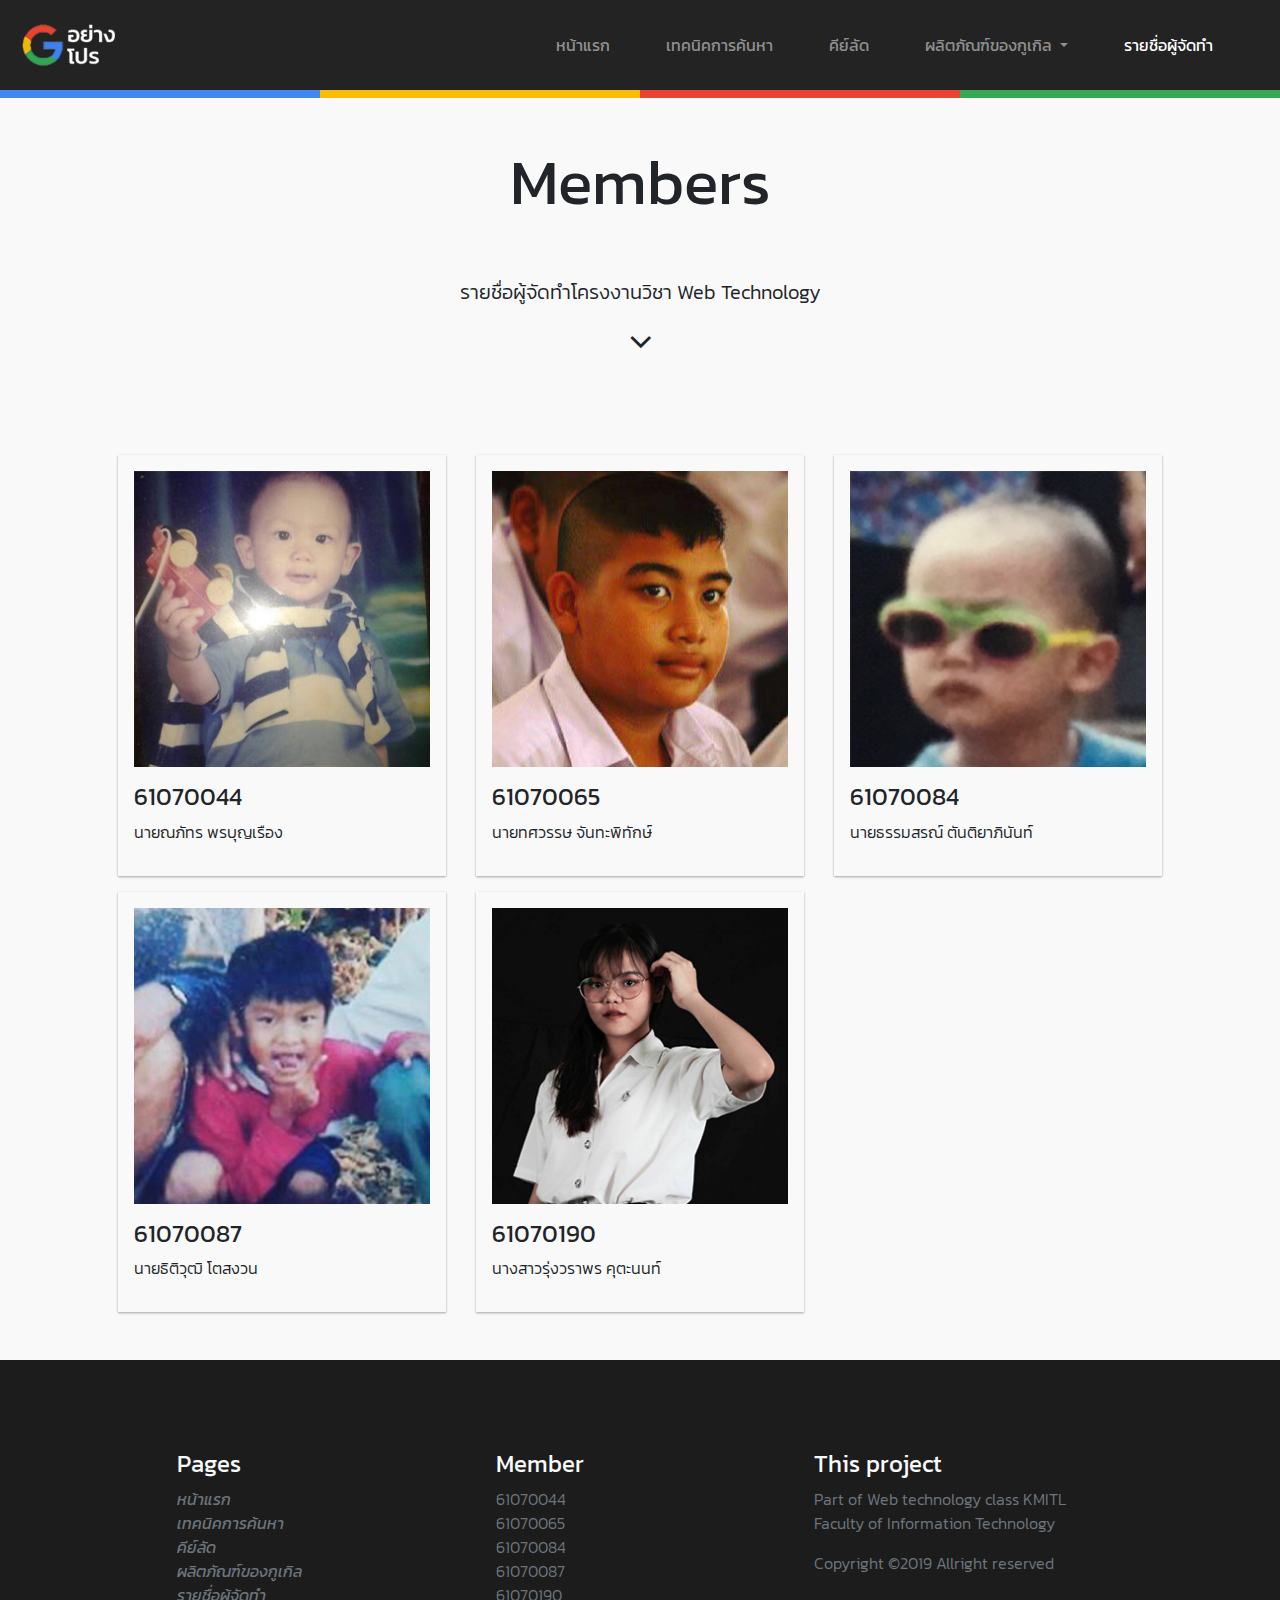
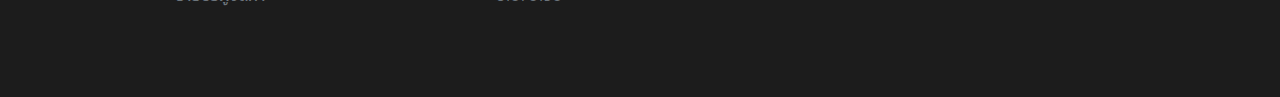
<file: member.html>
<html lang="en">

<head>
    <meta charset="UTF-8">
    <meta name="viewport" content="width=device-width, initial-scale=1.0">
    <meta http-equiv="X-UA-Compatible" content="ie=edge">
    <title>How to Google</title>
    <link rel="stylesheet" href="https://stackpath.bootstrapcdn.com/bootstrap/4.3.1/css/bootstrap.min.css"
        integrity="sha384-ggOyR0iXCbMQv3Xipma34MD+dH/1fQ784/j6cY/iJTQUOhcWr7x9JvoRxT2MZw1T" crossorigin="anonymous">
    <link rel="stylesheet" href="style.css">
    <link rel="stylesheet" href="https://cdnjs.cloudflare.com/ajax/libs/font-awesome/4.7.0/css/font-awesome.min.css">
    <script src="https://ajax.googleapis.com/ajax/libs/jquery/3.4.1/jquery.min.js"></script>
    <script src="main.js"></script>
</head>

<body>
    <!-- menu bar -->
    <div class="container-fluid p-0 sticky">
        <nav class="navbar navbar-expand-lg navbar-dark">
            <a class="navbar-brand" href="index.html"><img src="img/logo.png"></a>
            <button class="navbar-toggler" type="button" data-toggle="collapse" data-target="#navbarNav"
                aria-controls="navbarNav" aria-expanded="false" aria-label="Toggle navigation">
                <span class="navbar-toggler-icon"></span>
            </button>
            <div class="collapse navbar-collapse" id="navbarNav">
                <div class="mr-auto"></div>
                <ul class="navbar-nav">
                    <li class="nav-item">
                        <a class="nav-link" href="index.html">หน้าแรก </a>
                    </li>
                    <li class="nav-item ">
                        <a class="nav-link" href="search.html">เทคนิคการค้นหา</a>
                    </li>
                    <li class="nav-item">
                        <a class="nav-link" href="shortcut.html">คีย์ลัด</a>
                    </li>
                    <li class="nav-item dropdown">
                        <a class="nav-link dropdown-toggle" href="#" id="navbarDropdownMenuLink" role="button"
                            data-toggle="dropdown" aria-haspopup="true" aria-expanded="false">
                            ผลิตภัณฑ์ของกูเกิล
                        </a>
                        <div class="dropdown-menu" aria-labelledby="navbarDropdownMenuLink">
                            <a class="dropdown-item" href="product.html">ผลิตภัณฑ์ทั้งหมด</a>
                            <a class="dropdown-item" href="Youtube.html">Youtube</a>
                            <a class="dropdown-item" href="Chrome.html">Google Chrome</a>
                            <a class="dropdown-item" href="Meet.html">Google Meet</a>
                            <a class="dropdown-item" href="Drive.html">Google Drive</a>
                            <a class="dropdown-item" href="Gmail.html">Gmail</a>
                            <a class="dropdown-item" href="Photos.html">Google Photos</a>
                            <a class="dropdown-item" href="Quick-Draw.html">Google Quick Draw</a>
                            <a class="dropdown-item" href="translate.html">Google Translate</a>
                            <a class="dropdown-item" href="trend.html">Google Trends</a>
                        </div>
                    <li class="nav-item active">
                        <a class="nav-link" href="#">รายชื่อผู้จัดทำ<span class="sr-only">(current)</span></a>
                    </li>
                </ul>
            </div>
        </nav>
        <!-- 4color -->
        <div class="row container-fluid p-0 no-gutters" style="z-index: -1; position:absolute">
            <div class="col-3 bg-blue p-1"></div>
            <div class="col-3 bg-yellow p-1"></div>
            <div class="col-3 bg-red p-1"></div>
            <div class="col-3 bg-green p-1"></div>
        </div>
    </div>

    <!-- headline -->
    <div class="container-fluid p-5 mt-5">
        <div class="row text-center">
            <div class="col-12 pt-5 mb-5">
                <h2 style="font-size: 4em;">Members</h2>
            </div>
            <!-- <div class="col-4"></div>
                <div class="col-4 pt-3"> -->
            <div class="container">
                <p class="lead">รายชื่อผู้จัดทำโครงงานวิชา Web Technology</p>
            </div>
            <i class="fa fa-angle-down" style="font-size:36px; width:100%"></i>
            <!-- <div class="col-4"></div> -->
        </div>
    </div>

    <!-- 3 col-->
    <div class="container p-5">

        <div class="row">
            <div class="col-lg-4 col-md-6 col-sm-12">
                <div class="p-3 sdwh mb-3">
                    <img src="img/61070044.jpg" style="width: 100%; height: auto;" class="mb-3">
                    <h4>61070044</h4>
                    <p>นายณภัทร พรบุญเรือง</p>
                </div>
            </div>
            <div class="col-lg-4 col-md-6 col-sm-12">
                <div class="p-3 sdwh">
                    <img src="img/61070065.jpg" style="width: 100%; height: auto;" class="mb-3">
                    <h4>61070065</h4>
                    <p>นายทศวรรษ จันทะพิทักษ์</p>
                </div>
            </div>
            <div class="col-lg-4 col-md-6 col-sm-12">
                <div class="p-3 sdwh">
                    <img src="img/61070084.jpg" style="width: 100%; height: auto;" class="mb-3">
                    <h4>61070084</h4>
                    <p>นายธรรมสรณ์ ตันติยาภินันท์</p>
                </div>
            </div>
            <div class="col-lg-4 col-md-6 col-sm-12">
                <div class="p-3 sdwh">
                    <img src="img/61070087.jpg" style="width: 100%; height: auto;" class="mb-3">
                    <h4>61070087</h4>
                    <p>นายธิติวุฒิ โตสงวน</p>
                </div>
            </div>
            <div class="col-lg-4 col-md-6 col-sm-12">
                <div class="p-3 sdwh">
                    <img src="img/61070190.jpg" style="width: 100%; height: auto;" class="mb-3">
                    <h4>61070190</h4>
                    <p>นางสาวรุ่งวราพร คุตะนนท์</p>
                </div>
            </div>
        </div>
    </div>





    <footer>
        <div class="container-fluid">
            <div class="row text-left">
                <div class="col-md-4">
                    <h4 class="text-light">Pages</h4>
                    <i>
                        <a class="text-muted m-0" href="index.html">หน้าแรก</a><br>
                        <a class="text-muted m-0" href="search.html">เทคนิคการค้นหา</a><br>
                        <a class="text-muted m-0" href="shortcut.html">คีย์ลัด</a><br>
                        <a class="text-muted m-0" href="product.html">ผลิตภัณฑ์ของกูเกิล</a><br>
                        <a class="text-muted m-0" href="member.html">รายชื่อผู้จัดทำ</a>
                    </i>
                </div>
                <div class="col-md-4">
                    <h4 class="text-light">Member</h4>
                    <p class="text-muted m-0">61070044</p>
                    <p class="text-muted m-0">61070065</p>
                    <p class="text-muted m-0">61070084</p>
                    <p class="text-muted m-0">61070087</p>
                    <p class="text-muted m-0">61070190</p>
                </div>
                <div class="col-md-4">
                    <h4 class="text-light">This project</h4>
                    <p class="text-muted">
                        Part of Web technology class
                        KMITL Faculty of Information Technology</p>
                    <p class="text-muted">
                        Copyright ©2019 Allright reserved

                    </p>
                </div>
            </div>
        </div>
    </footer>
    <script src="https://code.jquery.com/jquery-3.3.1.slim.min.js"
        integrity="sha384-q8i/X+965DzO0rT7abK41JStQIAqVgRVzpbzo5smXKp4YfRvH+8abtTE1Pi6jizo"
        crossorigin="anonymous"></script>
    <script src="https://cdnjs.cloudflare.com/ajax/libs/popper.js/1.14.7/umd/popper.min.js"
        integrity="sha384-UO2eT0CpHqdSJQ6hJty5KVphtPhzWj9WO1clHTMGa3JDZwrnQq4sF86dIHNDz0W1"
        crossorigin="anonymous"></script>
    <script src="https://stackpath.bootstrapcdn.com/bootstrap/4.3.1/js/bootstrap.min.js"
        integrity="sha384-JjSmVgyd0p3pXB1rRibZUAYoIIy6OrQ6VrjIEaFf/nJGzIxFDsf4x0xIM+B07jRM"
        crossorigin="anonymous"></script>
</body>


</html>
</file>
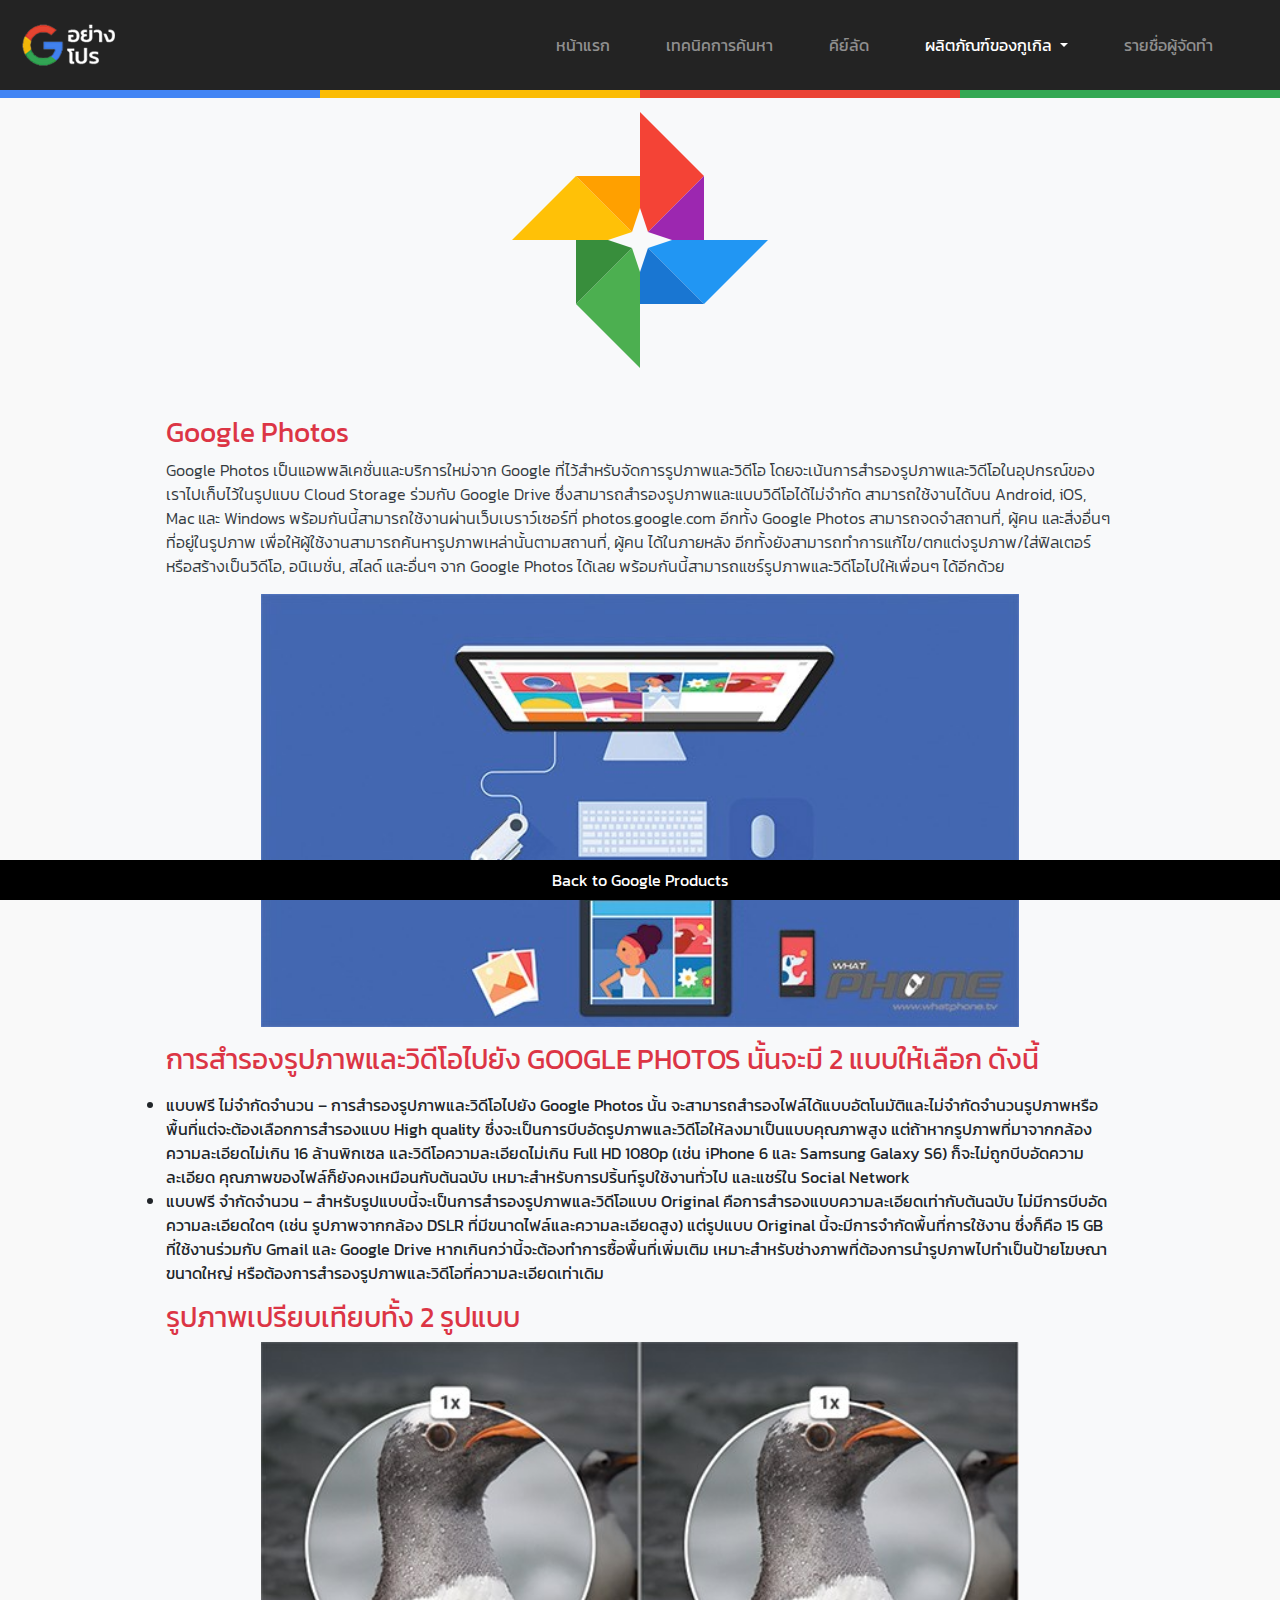
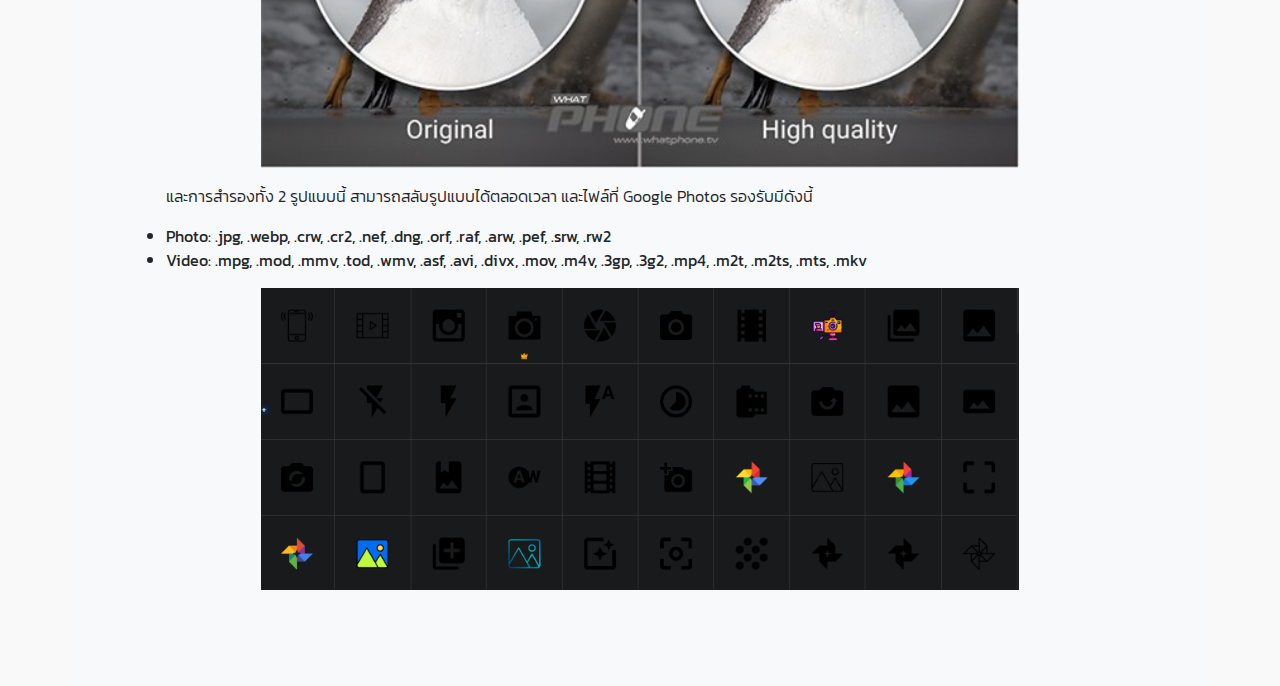
<file: Photos.html>
<!DOCTYPE html>
<html lang="en">

<head>
    <meta charset="UTF-8">
    <meta name="viewport" content="width=device-width, initial-scale=1.0">
    <meta http-equiv="X-UA-Compatible" content="ie=edge">
    <link rel="stylesheet" href="https://stackpath.bootstrapcdn.com/bootstrap/4.3.1/css/bootstrap.min.css"
        integrity="sha384-ggOyR0iXCbMQv3Xipma34MD+dH/1fQ784/j6cY/iJTQUOhcWr7x9JvoRxT2MZw1T" crossorigin="anonymous">
    <link rel="stylesheet" href="style.css">
    <title>What is Google Photos</title>
</head>
<style>
    .footer {
        position: fixed;
        left: 0;
        bottom: 0;
        width: 100%;
        background-color: black;
        text-align: center;
    }
</style>

<body>
    <header>
        <!-- menu bar -->
        <div class="container-fluid p-0 sticky">
            <nav class="navbar navbar-expand-lg navbar-dark">
                <a class="navbar-brand" href="index.html"><img src="img/logo.png"></a>
                <button class="navbar-toggler" type="button" data-toggle="collapse" data-target="#navbarNav"
                    aria-controls="navbarNav" aria-expanded="false" aria-label="Toggle navigation">
                    <span class="navbar-toggler-icon"></span>
                </button>
                <div class="collapse navbar-collapse" id="navbarNav">
                    <div class="mr-auto"></div>
                    <ul class="navbar-nav">
                        <li class="nav-item">
                            <a class="nav-link" href="index.html">หน้าแรก </a>
                        </li>
                        <li class="nav-item">
                            <a class="nav-link" href="search.html">เทคนิคการค้นหา</a>
                        </li>
                        <li class="nav-item">
                            <a class="nav-link" href="shortcut.html">คีย์ลัด</a>
                        </li>
                        <li class="nav-item dropdown active">
                            <a class="nav-link dropdown-toggle" href="#" id="navbarDropdownMenuLink" role="button"
                                data-toggle="dropdown" aria-haspopup="true" aria-expanded="false">
                                ผลิตภัณฑ์ของกูเกิล <span class="sr-only">(current)</span>
                            </a>
                            <div class="dropdown-menu" aria-labelledby="navbarDropdownMenuLink">
                                <a class="dropdown-item" href="product.html">ผลิตภัณฑ์ทั้งหมด</a>
                                <a class="dropdown-item" href="Youtube.html">Youtube</a>
                                <a class="dropdown-item" href="Chrome.html">Google Chrome</a>
                                <a class="dropdown-item" href="Meet.html">Google Meet</a>
                                <a class="dropdown-item" href="Drive.html">Google Drive</a>
                                <a class="dropdown-item" href="Gmail.html">Gmail</a>
                                <a class="dropdown-item" href="Photos.html">Google Photos</a>
                                <a class="dropdown-item" href="Quick-Draw.html">Google Quick Draw</a>
                                <a class="dropdown-item" href="translate.html">Google Translate</a>
                                <a class="dropdown-item" href="trend.html">Google Trends</a>
                            </div>

                        <li class="nav-item">
                            <a class="nav-link" href="member.html">รายชื่อผู้จัดทำ</a>
                        </li>
                    </ul>
                </div>
            </nav>
            <!-- 4color -->
            <div class="row container-fluid p-0 no-gutters" style="z-index: -1; position:absolute">
                <div class="col-3 bg-blue p-1"></div>
                <div class="col-3 bg-yellow p-1"></div>
                <div class="col-3 bg-red p-1"></div>
                <div class="col-3 bg-green p-1"></div>
            </div>
        </div>
        <div class="container text-center bg-light p-5 mt-5">
            <img class="mt-3" src="img/photo.png" width='256px' height='256px'>
            <div class="text-left p-5">
                <h3 class="text-danger">Google Photos </h3>
                <p class="text-dark">Google Photos เป็นแอพพลิเคชั่นและบริการใหม่จาก Google
                    ที่ไว้สำหรับจัดการรูปภาพและวิดีโอ
                    โดยจะเน้นการสำรองรูปภาพและวิดีโอในอุปกรณ์ของเราไปเก็บไว้ในรูปแบบ Cloud Storage ร่วมกับ Google Drive
                    ซึ่งสามารถสำรองรูปภาพและแบบวิดีโอได้ไม่จำกัด สามารถใช้งานได้บน Android, iOS, Mac และ Windows
                    พร้อมกันนี้สามารถใช้งานผ่านเว็บเบราว์เซอร์ที่ photos.google.com อีกทั้ง Google Photos
                    สามารถจดจำสถานที่, ผู้คน และสิ่งอื่นๆที่อยู่ในรูปภาพ
                    เพื่อให้ผู้ใช้งานสามารถค้นหารูปภาพเหล่านั้นตามสถานที่, ผู้คน ได้ในภายหลัง
                    อีกทั้งยังสามารถทำการแก้ไข/ตกแต่งรูปภาพ/ใส่ฟิลเตอร์ หรือสร้างเป็นวิดีโอ, อนิเมชั่น, สไลด์ และอื่นๆ
                    จาก Google Photos
                    ได้เลย พร้อมกันนี้สามารถแชร์รูปภาพและวิดีโอไปให้เพื่อนๆ ได้อีกด้วย</p>
                <center><img src="img/gpt1.jpg" width="80%"></center>

                <h3 class="text-danger mt-3"> การสำรองรูปภาพและวิดีโอไปยัง GOOGLE PHOTOS นั้นจะมี 2 แบบให้เลือก ดังนี้
                </h3>
                <p class="text-dark">
                    <li> แบบฟรี ไม่จำกัดจำนวน – การสำรองรูปภาพและวิดีโอไปยัง Google Photos นั้น
                        จะสามารถสำรองไฟล์ได้แบบอัตโนมัติและไม่จำกัดจำนวนรูปภาพหรือพื้นที่แต่จะต้องเลือกการสำรองแบบ High
                        quality
                        ซึ่งจะเป็นการบีบอัดรูปภาพและวิดีโอให้ลงมาเป็นแบบคุณภาพสูง
                        แต่ถ้าหากรูปภาพที่มาจากกล้องความละเอียดไม่เกิน 16 ล้านพิกเซล
                        และวิดีโอความละเอียดไม่เกิน Full HD 1080p (เช่น iPhone 6 และ Samsung Galaxy S6)
                        ก็จะไม่ถูกบีบอัดความละเอียด
                        คุณภาพของไฟล์ก็ยังคงเหมือนกับต้นฉบับ เหมาะสำหรับการปริ้นท์รูปใช้งานทั่วไป และแชร์ใน Social
                        Network</li>
                    <li> แบบฟรี จำกัดจำนวน – สำหรับรูปแบบนี้จะเป็นการสำรองรูปภาพและวิดีโอแบบ Original
                        คือการสำรองแบบความละเอียดเท่ากับต้นฉบับ
                        ไม่มีการบีบอัดความละเอียดใดๆ (เช่น รูปภาพจากกล้อง DSLR ที่มีขนาดไฟล์และความละเอียดสูง) แต่รูปแบบ
                        Original
                        นี้จะมีการจำกัดพื้นที่การใช้งาน ซึ่งก็คือ 15 GB ที่ใช้งานร่วมกับ Gmail และ Google Drive
                        หากเกินกว่านี้จะต้องทำการซื้อพื้นที่เพิ่มเติม
                        เหมาะสำหรับช่างภาพที่ต้องการนำรูปภาพไปทำเป็นป้ายโฆษณาขนาดใหญ่
                        หรือต้องการสำรองรูปภาพและวิดีโอที่ความละเอียดเท่าเดิม</li>
                </p>
                <h3 class="text-danger mt-3"> รูปภาพเปรียบเทียบทั้ง 2 รูปแบบ
                </h3>
                <center><img src="img/gpt2.jpg" width="80%"></center>
                <p class="mt-3">และการสำรองทั้ง 2 รูปแบบนี้ สามารถสลับรูปแบบได้ตลอดเวลา และไฟล์ที่ Google Photos
                    รองรับมีดังนี้

                    <li>Photo: .jpg, .webp, .crw, .cr2, .nef, .dng, .orf, .raf, .arw, .pef, .srw, .rw2</li>
                    <li>Video: .mpg, .mod, .mmv, .tod, .wmv, .asf, .avi, .divx, .mov, .m4v, .3gp, .3g2, .mp4, .m2t,
                        .m2ts,
                        .mts, .mkv</li>
                </p>
                <center><img src="img/gpt4.png" width="80%"></center>
            </div>
        </div>
        <div class="footer">
            <!-- <button onclick="window.location.href='Product.html';"> Back to Google Products </button> -->
            <a class="nav-link text-white" href="product.html">Back to Google Products</a>
        </div>
    </header>
    <script src="https://code.jquery.com/jquery-3.3.1.slim.min.js"
        integrity="sha384-q8i/X+965DzO0rT7abK41JStQIAqVgRVzpbzo5smXKp4YfRvH+8abtTE1Pi6jizo"
        crossorigin="anonymous"></script>
    <script src="https://cdnjs.cloudflare.com/ajax/libs/popper.js/1.14.7/umd/popper.min.js"
        integrity="sha384-UO2eT0CpHqdSJQ6hJty5KVphtPhzWj9WO1clHTMGa3JDZwrnQq4sF86dIHNDz0W1"
        crossorigin="anonymous"></script>
    <script src="https://stackpath.bootstrapcdn.com/bootstrap/4.3.1/js/bootstrap.min.js"
        integrity="sha384-JjSmVgyd0p3pXB1rRibZUAYoIIy6OrQ6VrjIEaFf/nJGzIxFDsf4x0xIM+B07jRM"
        crossorigin="anonymous"></script>
</body>

</html>
</file>
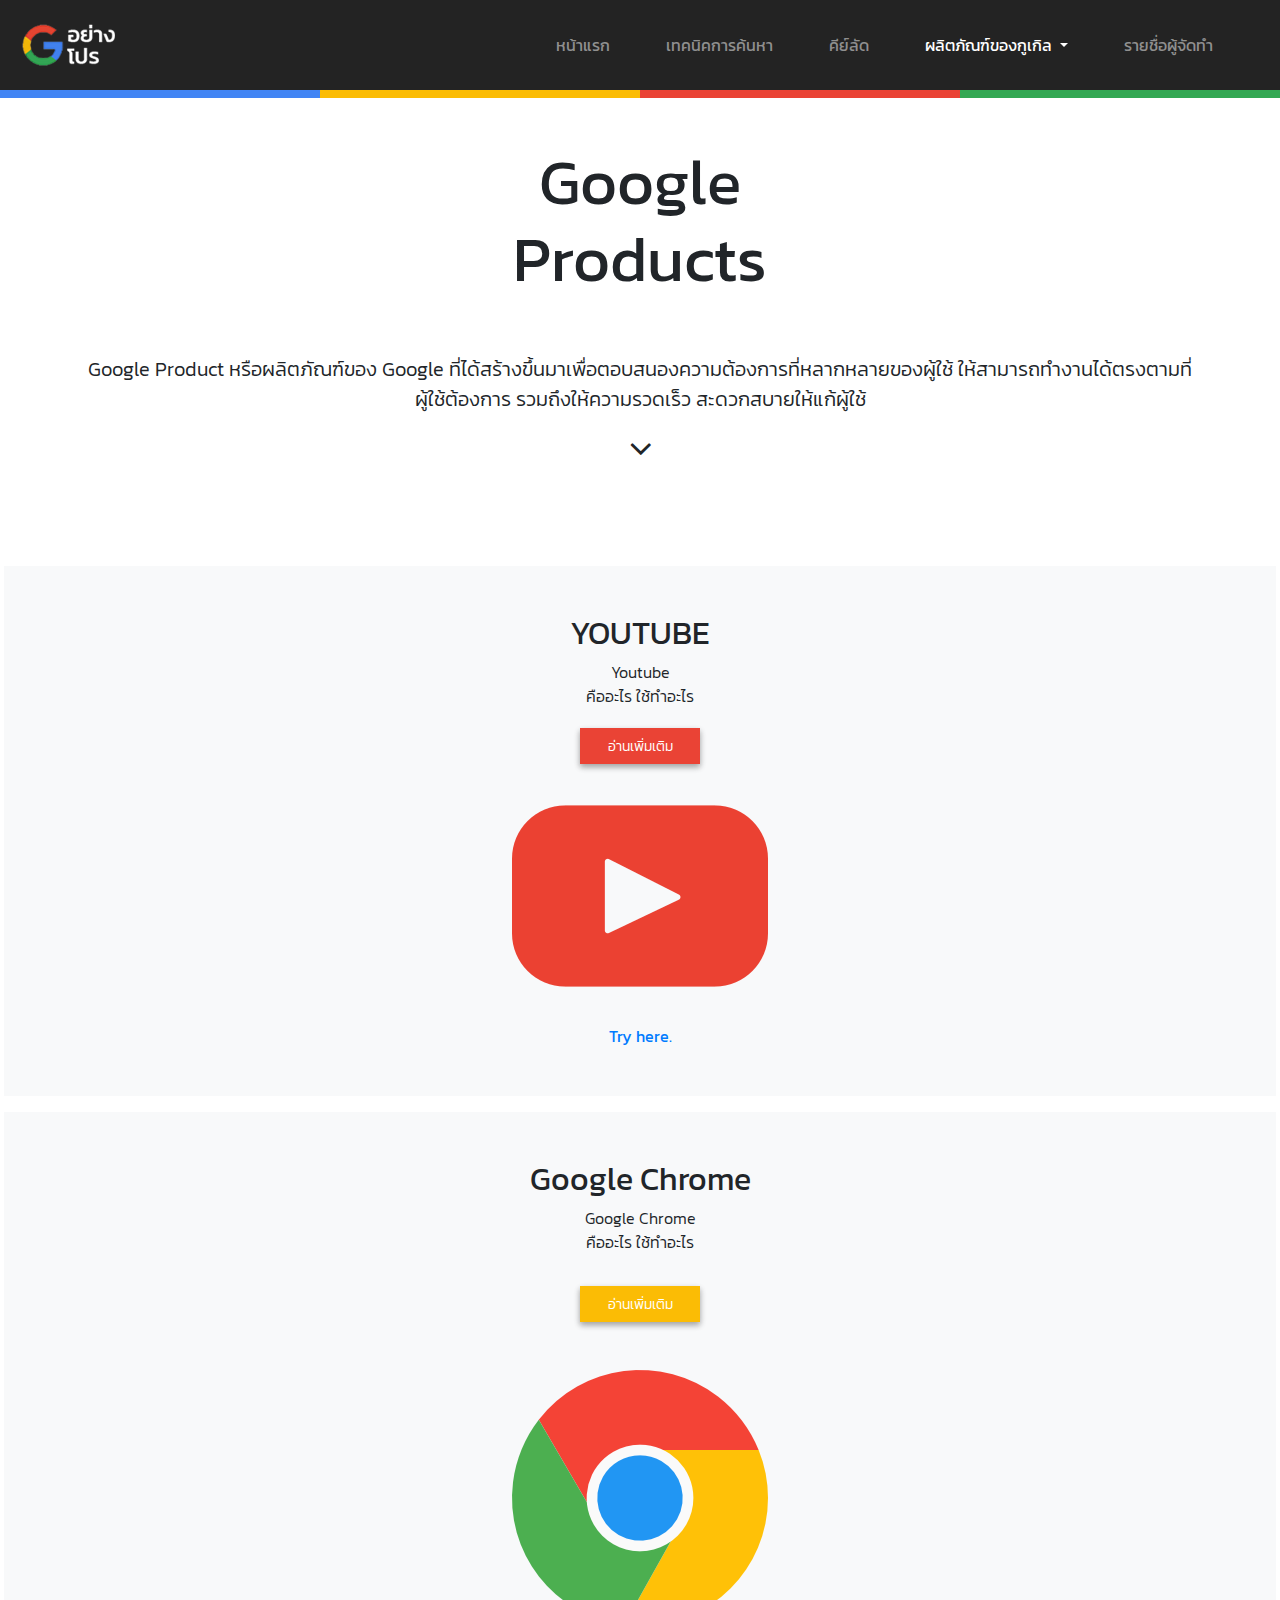
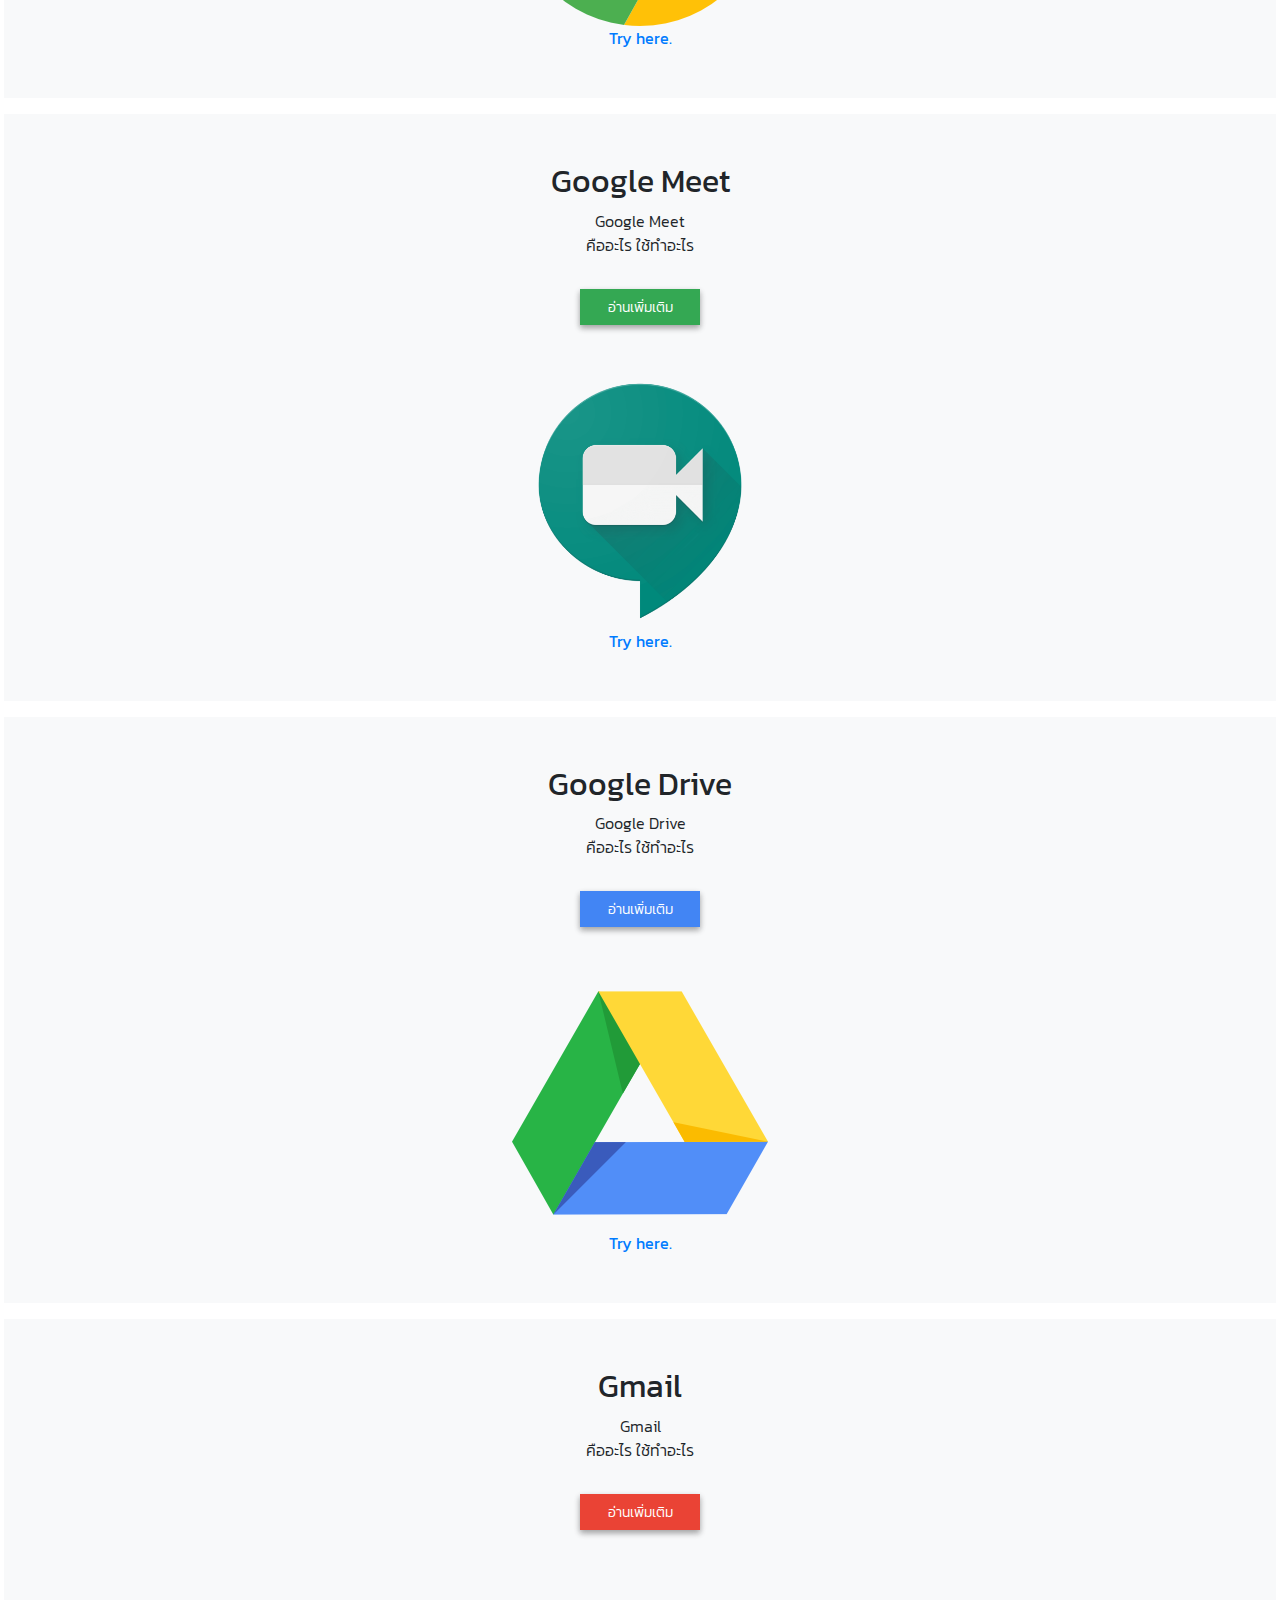
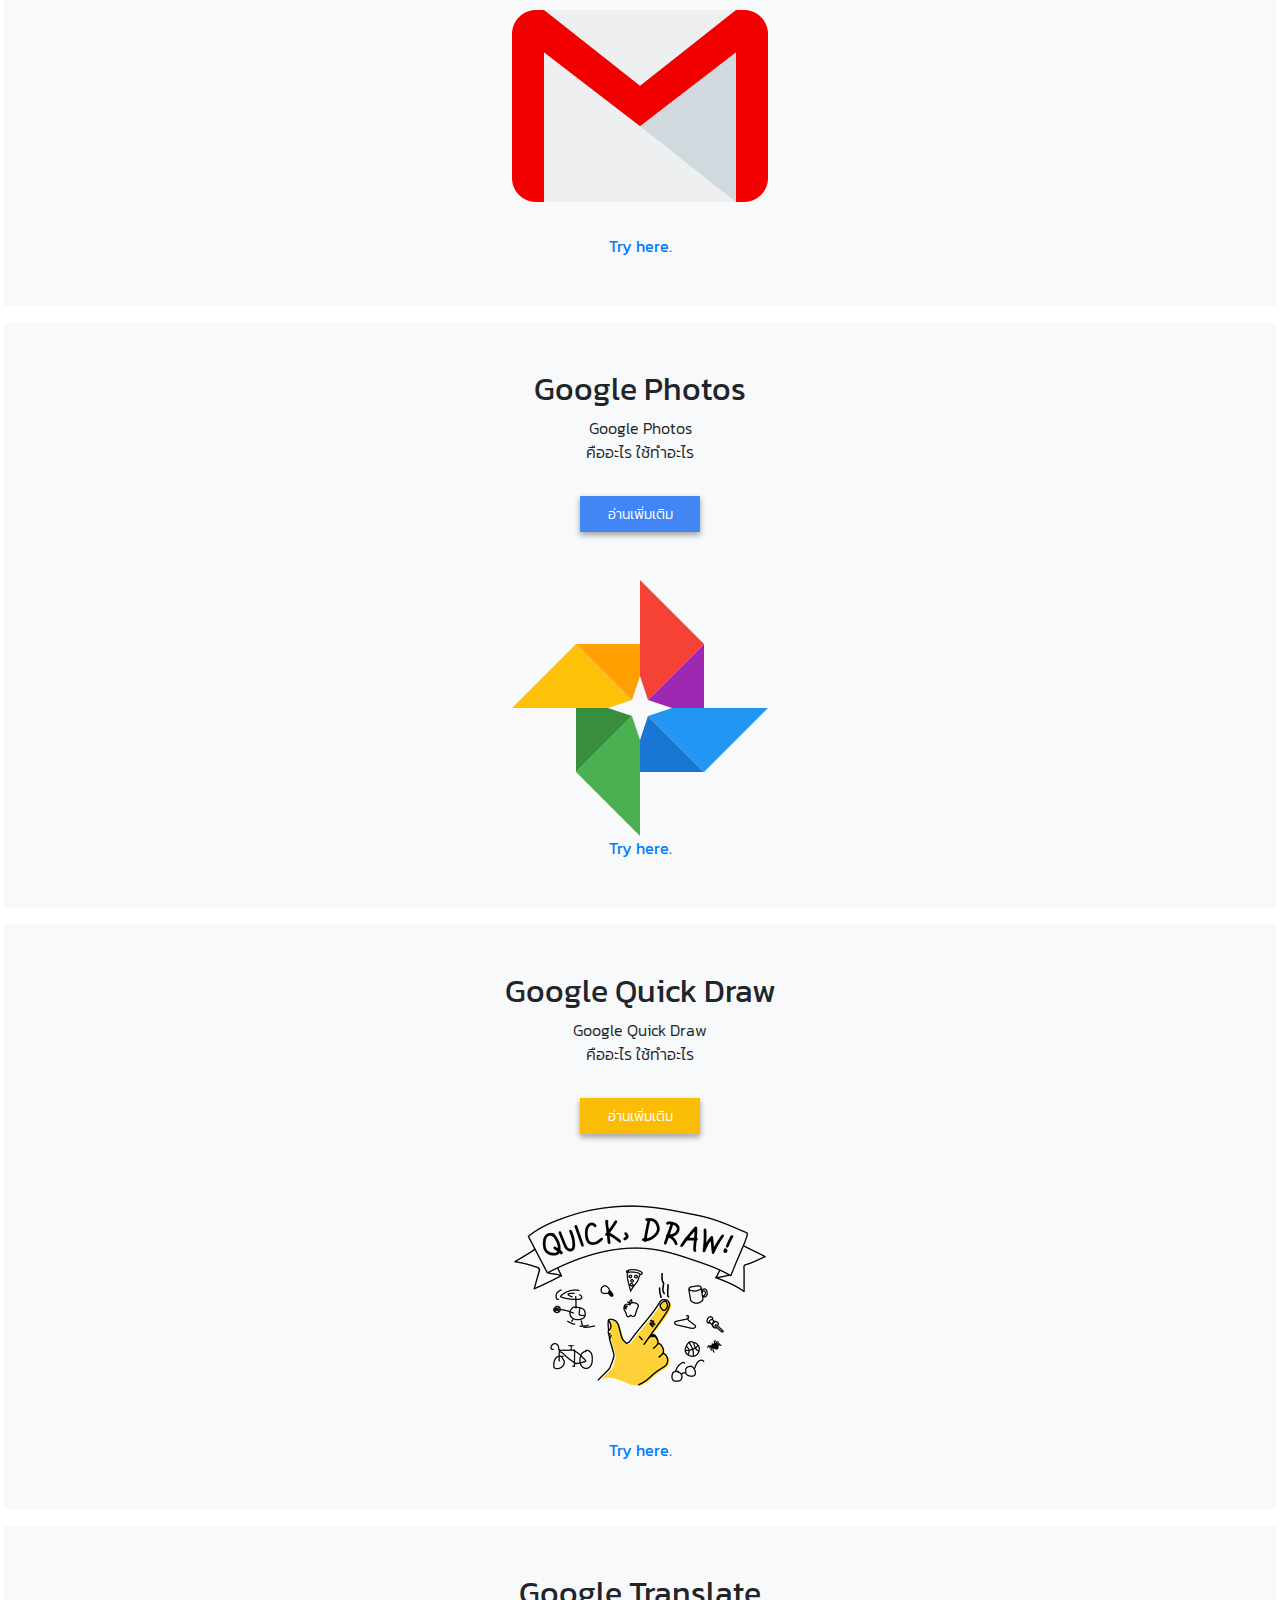
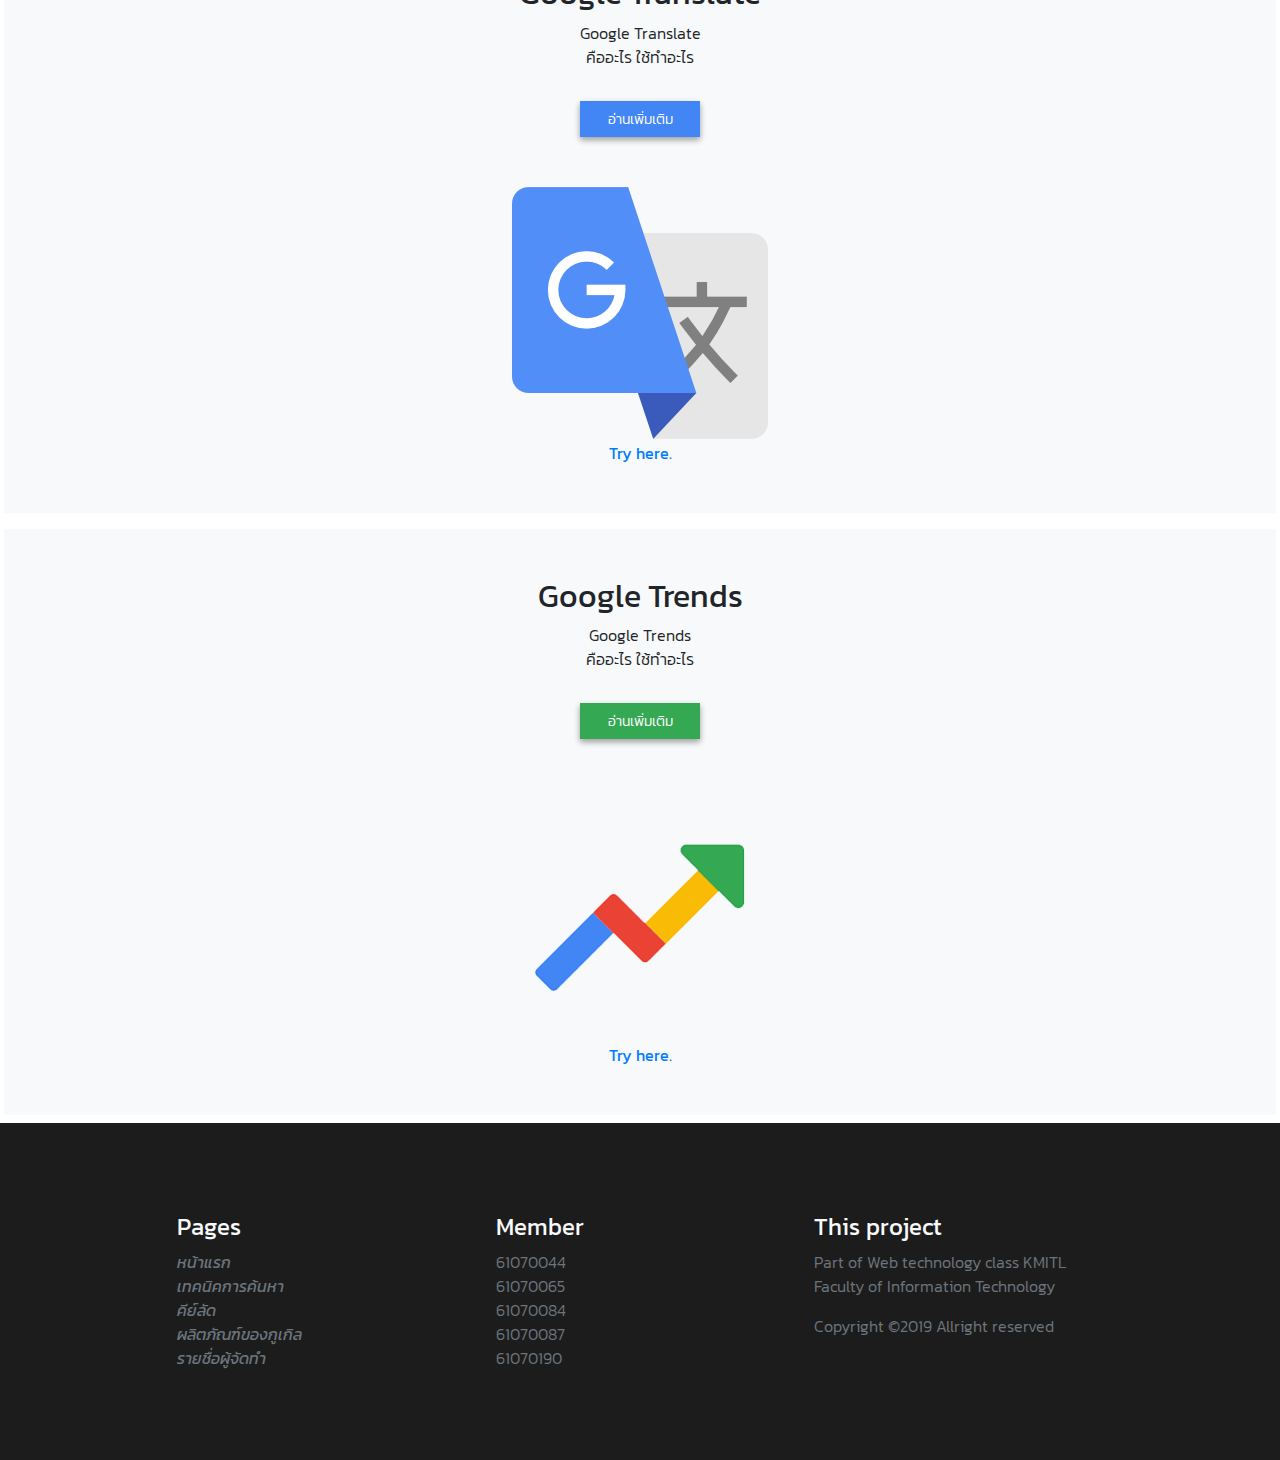
<file: product.html>
<!DOCTYPE html>
<html lang="en">

<head>
    <meta charset="UTF-8">
    <meta name="viewport" content="width=device-width, initial-scale=1.0">
    <meta http-equiv="X-UA-Compatible" content="ie=edge">
    <link rel="stylesheet" href="https://stackpath.bootstrapcdn.com/bootstrap/4.3.1/css/bootstrap.min.css"
        integrity="sha384-ggOyR0iXCbMQv3Xipma34MD+dH/1fQ784/j6cY/iJTQUOhcWr7x9JvoRxT2MZw1T" crossorigin="anonymous">
    <link rel="stylesheet" href="https://cdnjs.cloudflare.com/ajax/libs/font-awesome/4.7.0/css/font-awesome.min.css">
    <link rel="stylesheet" href="style.css">
    <title>Google Products</title>
</head>

<body>
    <header>
        <!-- menu bar -->
        <div class="container-fluid p-0 sticky">
            <nav class="navbar navbar-expand-lg navbar-dark">
                <a class="navbar-brand" href="index.html"><img src="img/logo.png"></a>
                <button class="navbar-toggler" type="button" data-toggle="collapse" data-target="#navbarNav"
                    aria-controls="navbarNav" aria-expanded="false" aria-label="Toggle navigation">
                    <span class="navbar-toggler-icon"></span>
                </button>
                <div class="collapse navbar-collapse" id="navbarNav">
                    <div class="mr-auto"></div>
                    <ul class="navbar-nav">
                        <li class="nav-item">
                            <a class="nav-link" href="index.html">หน้าแรก </a>
                        </li>
                        <li class="nav-item">
                            <a class="nav-link" href="search.html">เทคนิคการค้นหา</a>
                        </li>
                        <li class="nav-item">
                            <a class="nav-link" href="shortcut.html">คีย์ลัด</a>
                        </li>
                        <li class="nav-item dropdown active">
                            <a class="nav-link dropdown-toggle" href="#" id="navbarDropdownMenuLink" role="button"
                                data-toggle="dropdown" aria-haspopup="true" aria-expanded="false">
                                ผลิตภัณฑ์ของกูเกิล <span class="sr-only">(current)</span>
                            </a>
                            <div class="dropdown-menu" aria-labelledby="navbarDropdownMenuLink">
                                <a class="dropdown-item" href="product.html">ผลิตภัณฑ์ทั้งหมด</a>
                                <a class="dropdown-item" href="Youtube.html">Youtube</a>
                                <a class="dropdown-item" href="Chrome.html">Google Chrome</a>
                                <a class="dropdown-item" href="Meet.html">Google Meet</a>
                                <a class="dropdown-item" href="Drive.html">Google Drive</a>
                                <a class="dropdown-item" href="Gmail.html">Gmail</a>
                                <a class="dropdown-item" href="Photos.html">Google Photos</a>
                                <a class="dropdown-item" href="Quick-Draw.html">Google Quick Draw</a>
                                <a class="dropdown-item" href="translate.html">Google Translate</a>
                                <a class="dropdown-item" href="trend.html">Google Trends</a>
                            </div>

                        <li class="nav-item">
                            <a class="nav-link" href="member.html">รายชื่อผู้จัดทำ</a>
                        </li>
                    </ul>
                </div>
            </nav>
            <!-- 4color -->
            <div class="row container-fluid p-0 no-gutters" style="z-index: -1; position:absolute">
                <div class="col-3 bg-blue p-1"></div>
                <div class="col-3 bg-yellow p-1"></div>
                <div class="col-3 bg-red p-1"></div>
                <div class="col-3 bg-green p-1"></div>
            </div>
        </div>
        <div class="container-fluid p-5 mt-5 bg-white">
            <div class="row text-center">
                <div class="col-12 pt-5 mb-5">
                    <h2 style="font-size: 4em;">Google<br>Products</h2>
                </div>
                <!-- <div class="col-4"></div>
                        <div class="col-4 pt-3"> -->
                <div class="container">
                    <p class="lead">Google Product หรือผลิตภัณฑ์ของ Google
                        ที่ได้สร้างขึ้นมาเพื่อตอบสนองความต้องการที่หลากหลายของผู้ใช้
                        ให้สามารถทำงานได้ตรงตามที่ผู้ใช้ต้องการ รวมถึงให้ความรวดเร็ว สะดวกสบายให้แก้ผู้ใช้</p>
                </div>
                <i class="fa fa-angle-down" style="font-size:36px; width:100%"></i>
                <!-- <div class="col-4"></div> -->
            </div>
        </div>
        <!-- YOUTUBE -->
        <div class="container-fluid p-1 bg-white">
            <div class="text-center">
                <div class="col-12 bg-light mt-5 mb-1 p-5">
                    <h2 class="headline">YOUTUBE</h2>
                    <p>Youtube
                        <br>คืออะไร ใช้ทำอะไร </p>
                    <button class="bg-red text-white" onclick="window.location.href = 'Youtube.html';" target="_blank">
                        อ่านเพิ่มเติม
                    </button><br>
                    <a href="https://www.youtube.com/" target="_blank">
                        <img src="img/youtube.png" width='256px' height='256px'></a><br>
                    <a href=" https://www.youtube.com/" target="_blank"> Try
                        here.</a>
                </div>
            </div>
        </div>
        <!-- Google Chrome -->
        <div class="container-fluid p-1 bg-white">
            <div class="text-center">
                <div class="col-12 bg-light mt-1 mb-1 p-5">
                    <h2 class="headline">Google Chrome</h2>
                    <p>Google Chrome <br>คืออะไร ใช้ทำอะไร</p>
                    <button class="bg-yellow text-white m-3 mb-5" onclick="window.location.href = 'Chrome.html';"
                        target="_blank">
                        อ่านเพิ่มเติม
                    </button><br>
                    <a href="https://www.google.com/" target="_blank">
                        <img src="img/chrome.png" width='256px' height='256px'></a><br>
                    <a href="https://www.google.com/" target="_blank"> Try
                        here.</a>
                </div>
            </div>
        </div>
        <!-- Google Meet -->
        <div class="container-fluid p-1 bg-white">
            <div class="text-center">
                <div class="col-12 bg-light mt-1 mb-1 p-5">
                    <h2 class="headline">Google Meet</h2>
                    <p>Google Meet <br> คืออะไร ใช้ทำอะไร</p>
                    <button class="bg-green text-white m-3 mb-5" onclick="window.location.href = 'Meet.html';"
                        target="_blank">อ่านเพิ่มเติม
                    </button><br>
                    <a href="https://meet.google.com/" target="_blank">
                        <img src="img/meet.png" width='256px' height='256px'></a><br>
                    <a href="https://meet.google.com/" target="_blank">Try here.</a>
                </div>
            </div>
        </div>
        <!-- Google Drive -->
        <div class="container-fluid p-1 bg-white">
            <div class="text-center">
                <div class="col-12 bg-light mt-1 mb-1 p-5">
                    <h2 class="headline">Google Drive</h2>
                    <p class="price" role="text">Google Drive
                        <br>คืออะไร ใช้ทำอะไร</p>
                    <button class="bg-blue text-white m-3 mb-5" onclick="window.location.href = 'Drive.html';"
                        target="_blank">
                        อ่านเพิ่มเติม
                    </button><br>
                    <a href="https://www.google.com/drive/" target="_blank">
                        <img src="img/drive256.png" width='256px' height='256px'></a><br>
                    <a href="https://www.google.com/drive/" target="_blank">Try here.</a>
                </div>
            </div>
        </div>
        <!-- Gmail -->
        <div class="container-fluid p-1 bg-white">
            <div class="text-center">
                <div class="col-12  bg-light mt-1 mb-1 p-5">
                    <h2 class=" headline">Gmail</h2>
                    <p>Gmail
                        <br>คืออะไร ใช้ทำอะไร</p>
                    <button class="bg-red text-white m-3 mb-5" onclick="window.location.href = 'Gmail.html';"
                        target="_blank">
                        อ่านเพิ่มเติม
                    </button><br>
                    <a href="https://mail.google.com/" target="_blank">
                        <img src="img/gmail256.png" width='256px' height='256px'></a><br>
                    <a href="https://mail.google.com/" target="_self" rel="follow">Try here.</a>
                </div>
            </div>
        </div>
        <!-- Google Photos -->
        <div class="container-fluid p-1 bg-white">
            <div class="text-center">
                <div class="col-12 bg-light mt-1 mb-1 p-5">
                    <h2 class="headline">Google Photos</h2>
                    <p>Google Photos
                        <br>คืออะไร ใช้ทำอะไร</p>
                    <button class="bg-blue text-white m-3 mb-5" onclick="window.location.href = 'Photos.html';"
                        target="_blank"> อ่านเพิ่มเติม
                    </button><br>
                    <a href="hhttps://www.google.com/photos/about/" target="_blank">
                        <img src="img/photo.png" width='256px' height='256px'></a><br>
                    <a href="https://www.google.com/photos/about/" target="_self" rel="follow">Try here.</a>
                </div>
            </div>
        </div>
        <!-- Google Quick Draw -->
        <div class="container-fluid p-1 bg-white">
            <div class="text-center">
                <div class="col-12 bg-light mt-1 mb-1 p-5">
                    <h2 class="headline">Google Quick Draw</h2>
                    <p>Google Quick Draw
                        <br>คืออะไร ใช้ทำอะไร</p>
                    <button class="bg-yellow text-white m-3 mb-5" onclick="window.location.href = 'Quick-Draw.html';"
                        target="_blank"> อ่านเพิ่มเติม
                    </button><br>
                    <a href="https://quickdraw.withgoogle.com/" target="_blank">
                        <img src="img/quick-draw.png" width='256px' height='256px'></a><br>
                    <a href="https://quickdraw.withgoogle.com/" target="_self" rel="follow">Try here.</a>
                </div>
            </div>
        </div>
        <!-- Google Translate -->
        <div class="container-fluid p-1 bg-white">
            <div class="text-center">
                <div class="col-12 bg-light mt-1 mb-1 p-5">
                    <h2 class="headline">Google Translate</h2>
                    <p>Google Translate
                        <br>คืออะไร ใช้ทำอะไร</p>
                    <button class="bg-blue text-white m-3 mb-5" onclick="window.location.href = 'translate.html';"
                        target="_blank">
                        อ่านเพิ่มเติม
                    </button><br>
                    <a href="https://translate.google.com/" target="_blank">
                        <img src="img/translate256.png" width='256px' height='256px'></a><br>
                    <a href="https://translate.google.com/" target="_self" rel="follow">Try
                        here.</a>
                </div>
            </div>
        </div>
        <!-- Google Trends -->
        <div class="container-fluid p-1 bg-white">
            <div class="text-center">
                <div class="col-12 bg-light mt-1 mb-1 p-5">
                    <h2 class="headline">Google Trends</h2>
                    <p>Google Trends
                        <br>คืออะไร ใช้ทำอะไร</p>
                    <button class="bg-green text-white m-3 mb-5" onclick="window.location.href = 'trend.html';"
                        target="_blank">
                        อ่านเพิ่มเติม
                    </button><br>
                    <a href="https://trends.google.com/" target="_blank">
                        <img src="img/trends.png" width='256px' height='256px'></a><br>
                    <a href="https://trends.google.com/" target="_self" rel="follow">Try
                        here.</a>
                </div>
            </div>
        </div>
    </header>
    <footer>
        <div class="container-fluid">
            <div class="row text-left">
                <div class="col-md-4">
                    <h4 class="text-light">Pages</h4>
                    <i>
                        <a class="text-muted m-0" href="index.html">หน้าแรก</a><br>
                        <a class="text-muted m-0" href="search.html">เทคนิคการค้นหา</a><br>
                        <a class="text-muted m-0" href="shortcut.html">คีย์ลัด</a><br>
                        <a class="text-muted m-0" href="product.html">ผลิตภัณฑ์ของกูเกิล</a><br>
                        <a class="text-muted m-0" href="member.html">รายชื่อผู้จัดทำ</a>
                    </i>
                </div>
                <div class="col-md-4">
                    <h4 class="text-light">Member</h4>
                    <p class="text-muted m-0">61070044</p>
                    <p class="text-muted m-0">61070065</p>
                    <p class="text-muted m-0">61070084</p>
                    <p class="text-muted m-0">61070087</p>
                    <p class="text-muted m-0">61070190</p>
                </div>
                <div class="col-md-4">
                    <h4 class="text-light">This project</h4>
                    <p class="text-muted">
                        Part of Web technology class
                        KMITL Faculty of Information Technology</p>
                    <p class="text-muted">
                        Copyright ©2019 Allright reserved
                    </p>
                </div>
            </div>
        </div>
    </footer>
    <script src="https://code.jquery.com/jquery-3.3.1.slim.min.js"
        integrity="sha384-q8i/X+965DzO0rT7abK41JStQIAqVgRVzpbzo5smXKp4YfRvH+8abtTE1Pi6jizo"
        crossorigin="anonymous"></script>
    <script src="https://cdnjs.cloudflare.com/ajax/libs/popper.js/1.14.7/umd/popper.min.js"
        integrity="sha384-UO2eT0CpHqdSJQ6hJty5KVphtPhzWj9WO1clHTMGa3JDZwrnQq4sF86dIHNDz0W1"
        crossorigin="anonymous"></script>
    <script src="https://stackpath.bootstrapcdn.com/bootstrap/4.3.1/js/bootstrap.min.js"
        integrity="sha384-JjSmVgyd0p3pXB1rRibZUAYoIIy6OrQ6VrjIEaFf/nJGzIxFDsf4x0xIM+B07jRM"
        crossorigin="anonymous"></script>
</body>

</html>
</file>
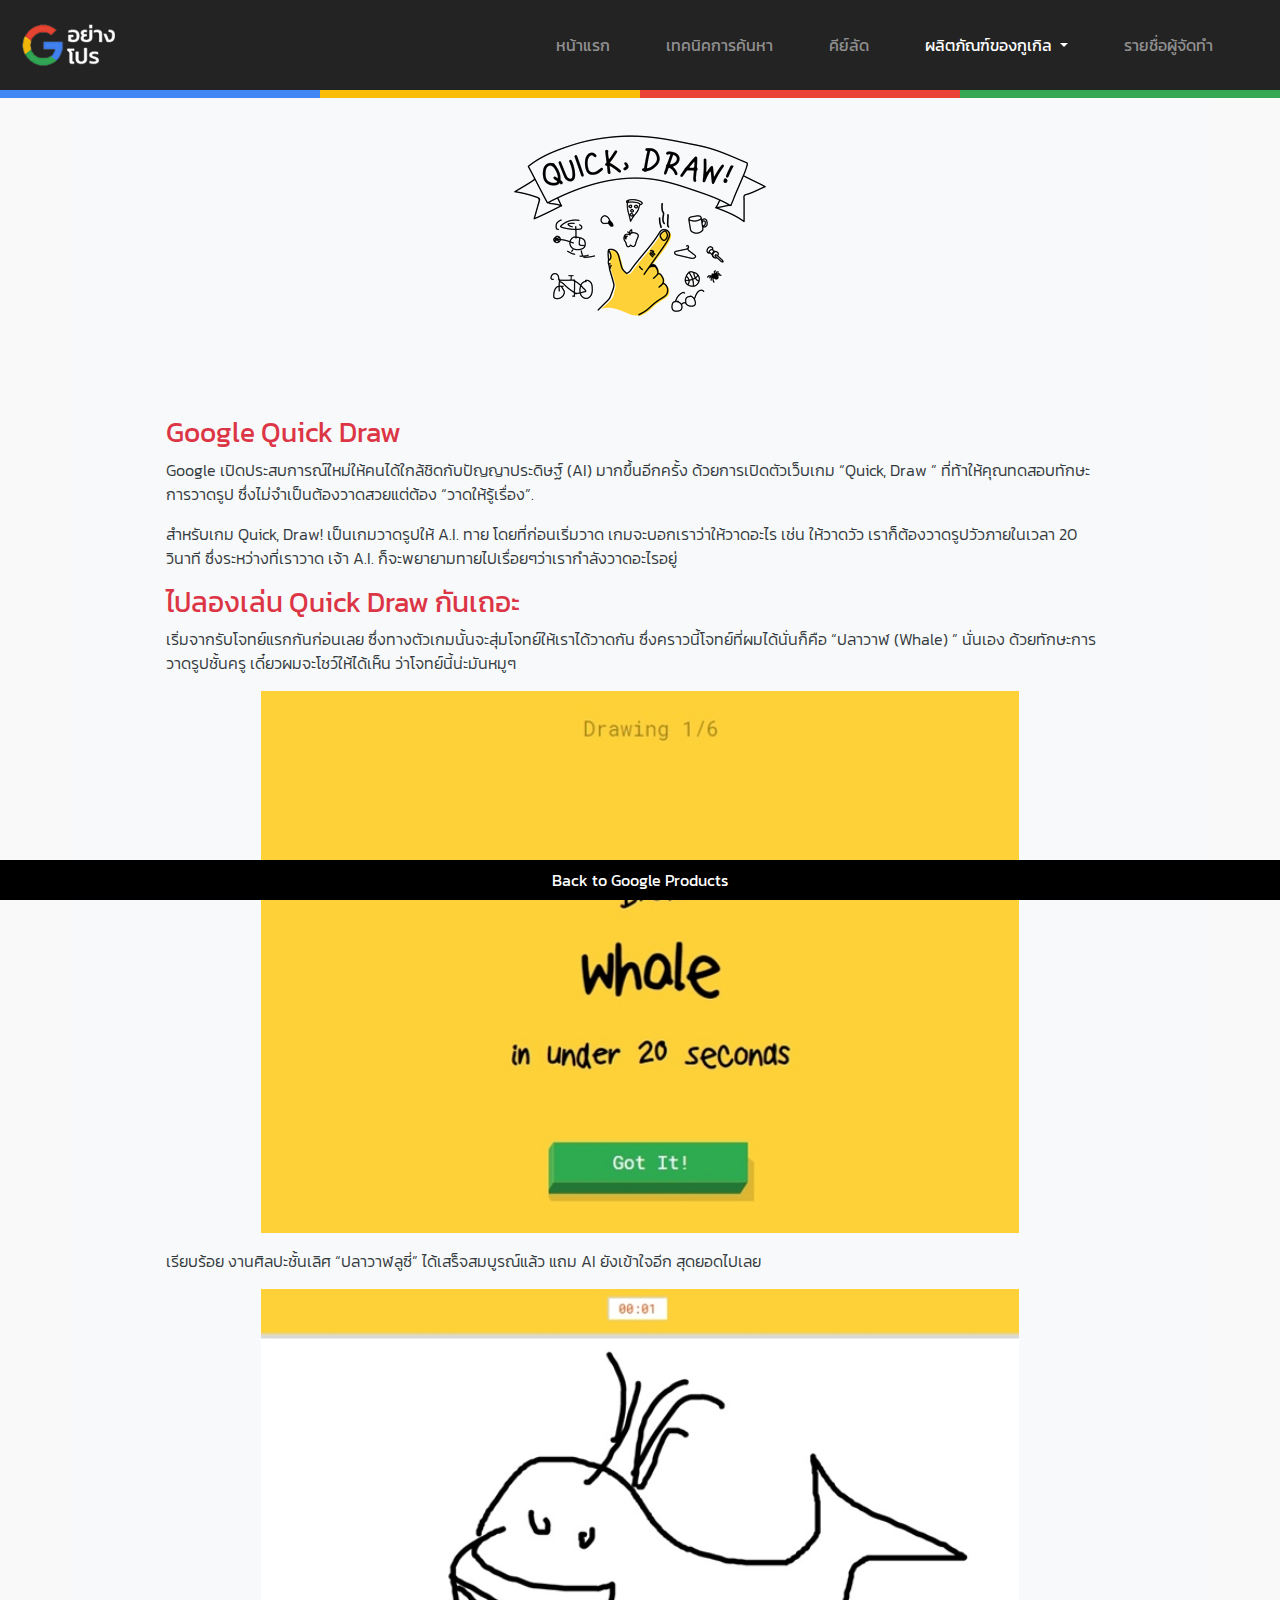
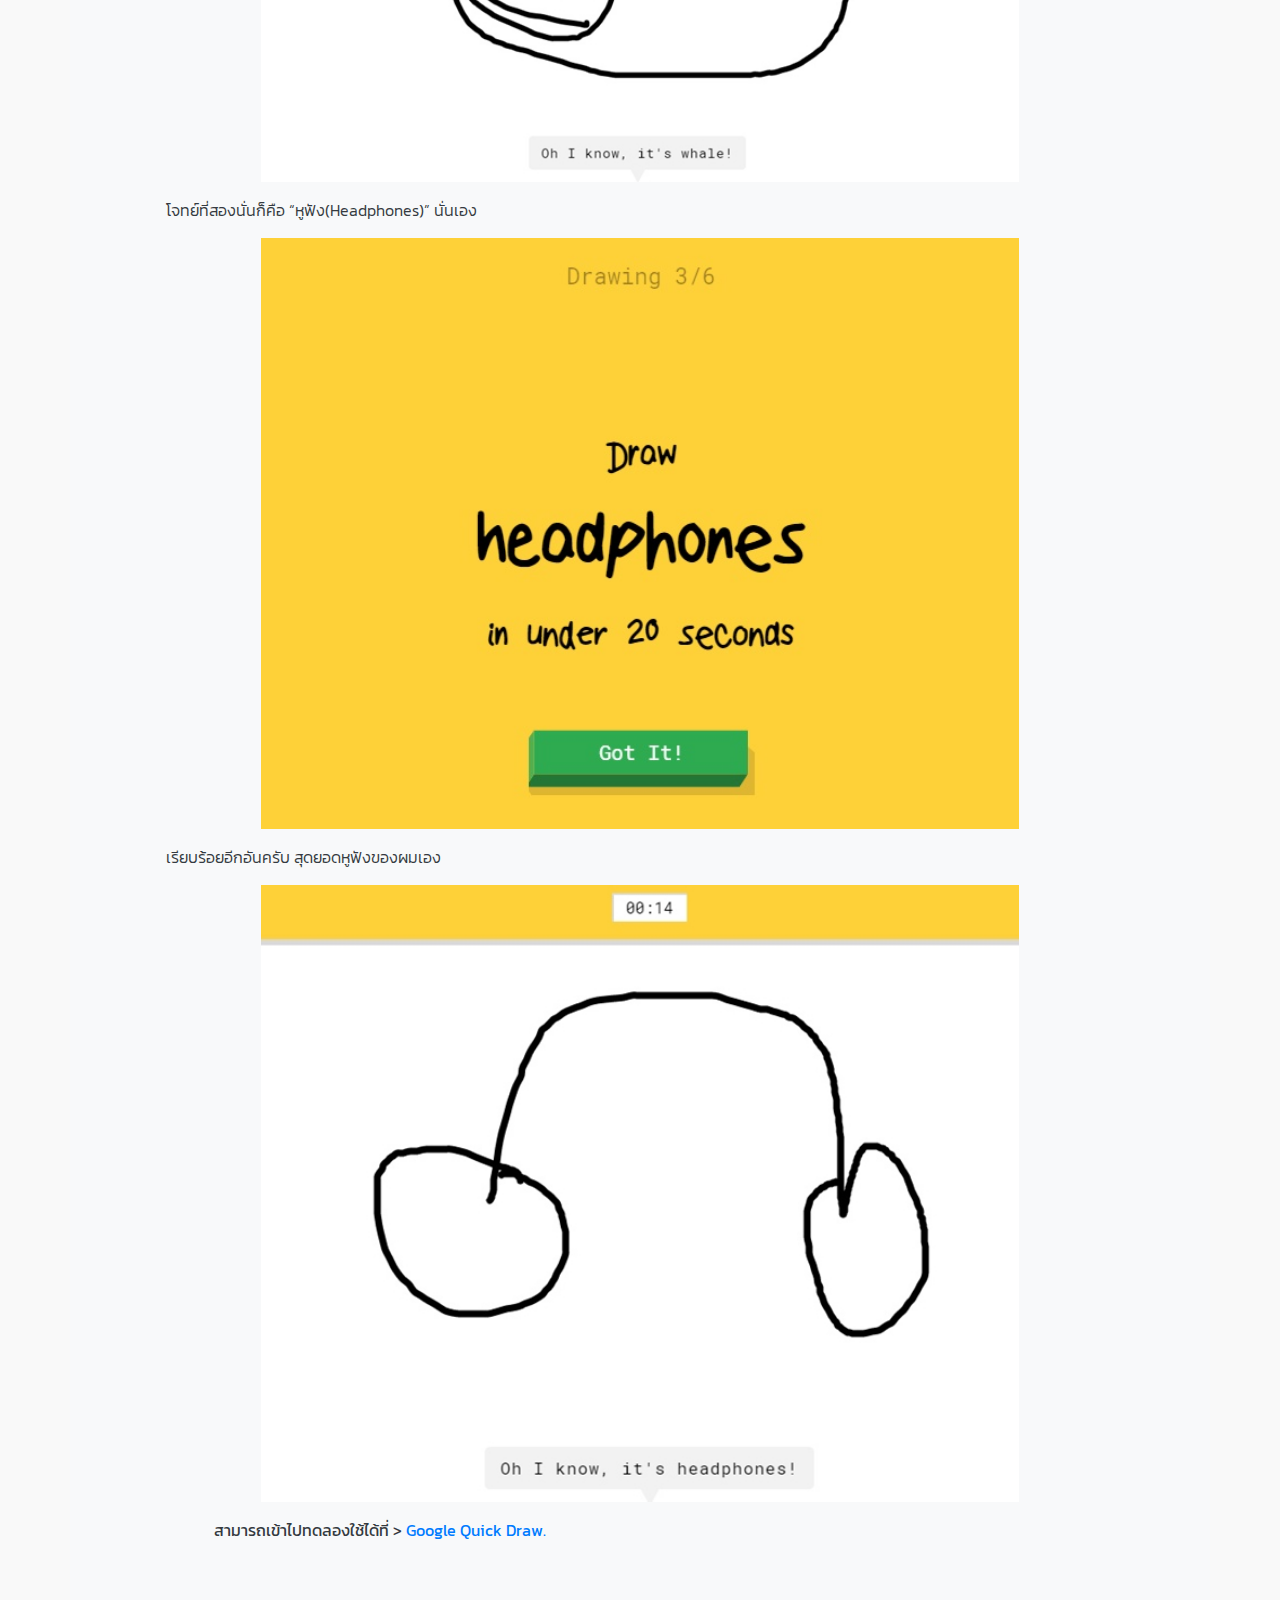
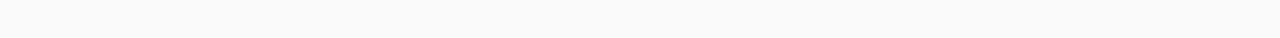
<file: Quick-Draw.html>
<!DOCTYPE html>
<html lang="en">

<head>
    <meta charset="UTF-8">
    <meta name="viewport" content="width=device-width, initial-scale=1.0">
    <meta http-equiv="X-UA-Compatible" content="ie=edge">
    <link rel="stylesheet" href="https://stackpath.bootstrapcdn.com/bootstrap/4.3.1/css/bootstrap.min.css"
        integrity="sha384-ggOyR0iXCbMQv3Xipma34MD+dH/1fQ784/j6cY/iJTQUOhcWr7x9JvoRxT2MZw1T" crossorigin="anonymous">
    <link rel="stylesheet" href="style.css">
    <title>What is Quick Draw</title>
</head>
<style>
    .footer {
        position: fixed;
        left: 0;
        bottom: 0;
        width: 100%;
        background-color: black;
        text-align: center;
    }
</style>

<body>
    <header>
        <!-- menu bar -->
        <div class="container-fluid p-0 sticky">
            <nav class="navbar navbar-expand-lg navbar-dark">
                <a class="navbar-brand" href="index.html"><img src="img/logo.png"></a>
                <button class="navbar-toggler" type="button" data-toggle="collapse" data-target="#navbarNav"
                    aria-controls="navbarNav" aria-expanded="false" aria-label="Toggle navigation">
                    <span class="navbar-toggler-icon"></span>
                </button>
                <div class="collapse navbar-collapse" id="navbarNav">
                    <div class="mr-auto"></div>
                    <ul class="navbar-nav">
                        <li class="nav-item">
                            <a class="nav-link" href="index.html">หน้าแรก </a>
                        </li>
                        <li class="nav-item">
                            <a class="nav-link" href="search.html">เทคนิคการค้นหา</a>
                        </li>
                        <li class="nav-item">
                            <a class="nav-link" href="shortcut.html">คีย์ลัด</a>
                        </li>
                        <li class="nav-item dropdown active">
                            <a class="nav-link dropdown-toggle" href="#" id="navbarDropdownMenuLink" role="button"
                                data-toggle="dropdown" aria-haspopup="true" aria-expanded="false">
                                ผลิตภัณฑ์ของกูเกิล <span class="sr-only">(current)</span>
                            </a>
                            <div class="dropdown-menu" aria-labelledby="navbarDropdownMenuLink">
                                <a class="dropdown-item" href="product.html">ผลิตภัณฑ์ทั้งหมด</a>
                                <a class="dropdown-item" href="Youtube.html">Youtube</a>
                                <a class="dropdown-item" href="Chrome.html">Google Chrome</a>
                                <a class="dropdown-item" href="Meet.html">Google Meet</a>
                                <a class="dropdown-item" href="Drive.html">Google Drive</a>
                                <a class="dropdown-item" href="Gmail.html">Gmail</a>
                                <a class="dropdown-item" href="Photos.html">Google Photos</a>
                                <a class="dropdown-item" href="Quick-Draw.html">Google Quick Draw</a>
                                <a class="dropdown-item" href="translate.html">Google Translate</a>
                                <a class="dropdown-item" href="trend.html">Google Trends</a>
                            </div>

                        <li class="nav-item">
                            <a class="nav-link" href="member.html">รายชื่อผู้จัดทำ</a>
                        </li>
                    </ul>
                </div>
            </nav>
            <!-- 4color -->
            <div class="row container-fluid p-0 no-gutters" style="z-index: -1; position:absolute">
                <div class="col-3 bg-blue p-1"></div>
                <div class="col-3 bg-yellow p-1"></div>
                <div class="col-3 bg-red p-1"></div>
                <div class="col-3 bg-green p-1"></div>
            </div>
        </div>
        <div class="container text-center bg-light p-5 mt-5">
            <img class="mt-3" src="img/quick-draw.png" width='256px' height='256px'>
            <div class="text-left p-5">
                <h3 class="text-danger">Google Quick Draw </h3>
                <p class="text-dark">Google เปิดประสบการณ์ใหม่ให้คนได้ใกล้ชิดกับปัญญาประดิษฐ์ (AI) มากขึ้นอีกครั้ง
                    ด้วยการเปิดตัวเว็บเกม “Quick, Draw ”
                    ที่ท้าให้คุณทดสอบทักษะการวาดรูป ซึ่งไม่จำเป็นต้องวาดสวยแต่ต้อง “วาดให้รู้เรื่อง”.</p>
                <p class="text-dark">สำหรับเกม Quick, Draw! เป็นเกมวาดรูปให้ A.I. ทาย โดยที่ก่อนเริ่มวาด
                    เกมจะบอกเราว่าให้วาดอะไร เช่น
                    ให้วาดวัว
                    เราก็ต้องวาดรูปวัวภายในเวลา 20 วินาที ซึ่งระหว่างที่เราวาด เจ้า A.I.
                    ก็จะพยายามทายไปเรื่อยๆว่าเรากำลังวาดอะไรอยู่</p>

                <h3 class="text-danger"> ไปลองเล่น Quick Draw กันเถอะ</h3>
                <p class="text-dark">
                    เริ่มจากรับโจทย์แรกกันก่อนเลย ซึ่งทางตัวเกมนั้นจะสุ่มโจทย์ให้เราได้วาดกัน
                    ซึ่งคราวนี้โจทย์ที่ผมได้นั่นก็คือ “ปลาวาฬ
                    (Whale) ” นั่นเอง ด้วยทักษะการวาดรูปชั้นครู เดี๋ยวผมจะโชว์ให้ได้เห็น ว่าโจทย์นี้น่ะมันหมูๆ

                    <center><img src="img/qd1.jpg" width="80%"></center>
                </p>
                <p class="text-dark">
                    เรียบร้อย งานศิลปะชั้นเลิศ “ปลาวาฬลูซี่” ได้เสร็จสมบูรณ์แล้ว แถม AI ยังเข้าใจอีก สุดยอดไปเลย

                    <center><img src="img/qd2.jpg" width="80%"></center>
                </p>
                <p class="text-dark">
                    โจทย์ที่สองนั่นก็คือ “หูฟัง(Headphones)” นั่นเอง

                    <center><img src="img/qd3.jpg" width="80%"></center>
                </p>
                <p class="text-dark">
                    เรียบร้อยอีกอันครับ สุดยอดหูฟังของผมเอง

                    <center><img src="img/qd4.jpg" width="80%"></center>
                </p>
                <h8 class="text-dark p-5">สามารถเข้าไปทดลองใช้ได้ที่ > <a href="https://quickdraw.withgoogle.com/"
                        target="_blank">Google Quick Draw.</a>
                </h8>
            </div>
        </div>
        <div class="footer">
            <!-- <button onclick="window.location.href='Product.html';"> Back to Google Products </button> -->
            <a class="nav-link text-white" href="product.html">Back to Google Products</a>
        </div>
    </header>
    <script src="https://code.jquery.com/jquery-3.3.1.slim.min.js"
        integrity="sha384-q8i/X+965DzO0rT7abK41JStQIAqVgRVzpbzo5smXKp4YfRvH+8abtTE1Pi6jizo"
        crossorigin="anonymous"></script>
    <script src="https://cdnjs.cloudflare.com/ajax/libs/popper.js/1.14.7/umd/popper.min.js"
        integrity="sha384-UO2eT0CpHqdSJQ6hJty5KVphtPhzWj9WO1clHTMGa3JDZwrnQq4sF86dIHNDz0W1"
        crossorigin="anonymous"></script>
    <script src="https://stackpath.bootstrapcdn.com/bootstrap/4.3.1/js/bootstrap.min.js"
        integrity="sha384-JjSmVgyd0p3pXB1rRibZUAYoIIy6OrQ6VrjIEaFf/nJGzIxFDsf4x0xIM+B07jRM"
        crossorigin="anonymous"></script>
</body>

</html>
</file>
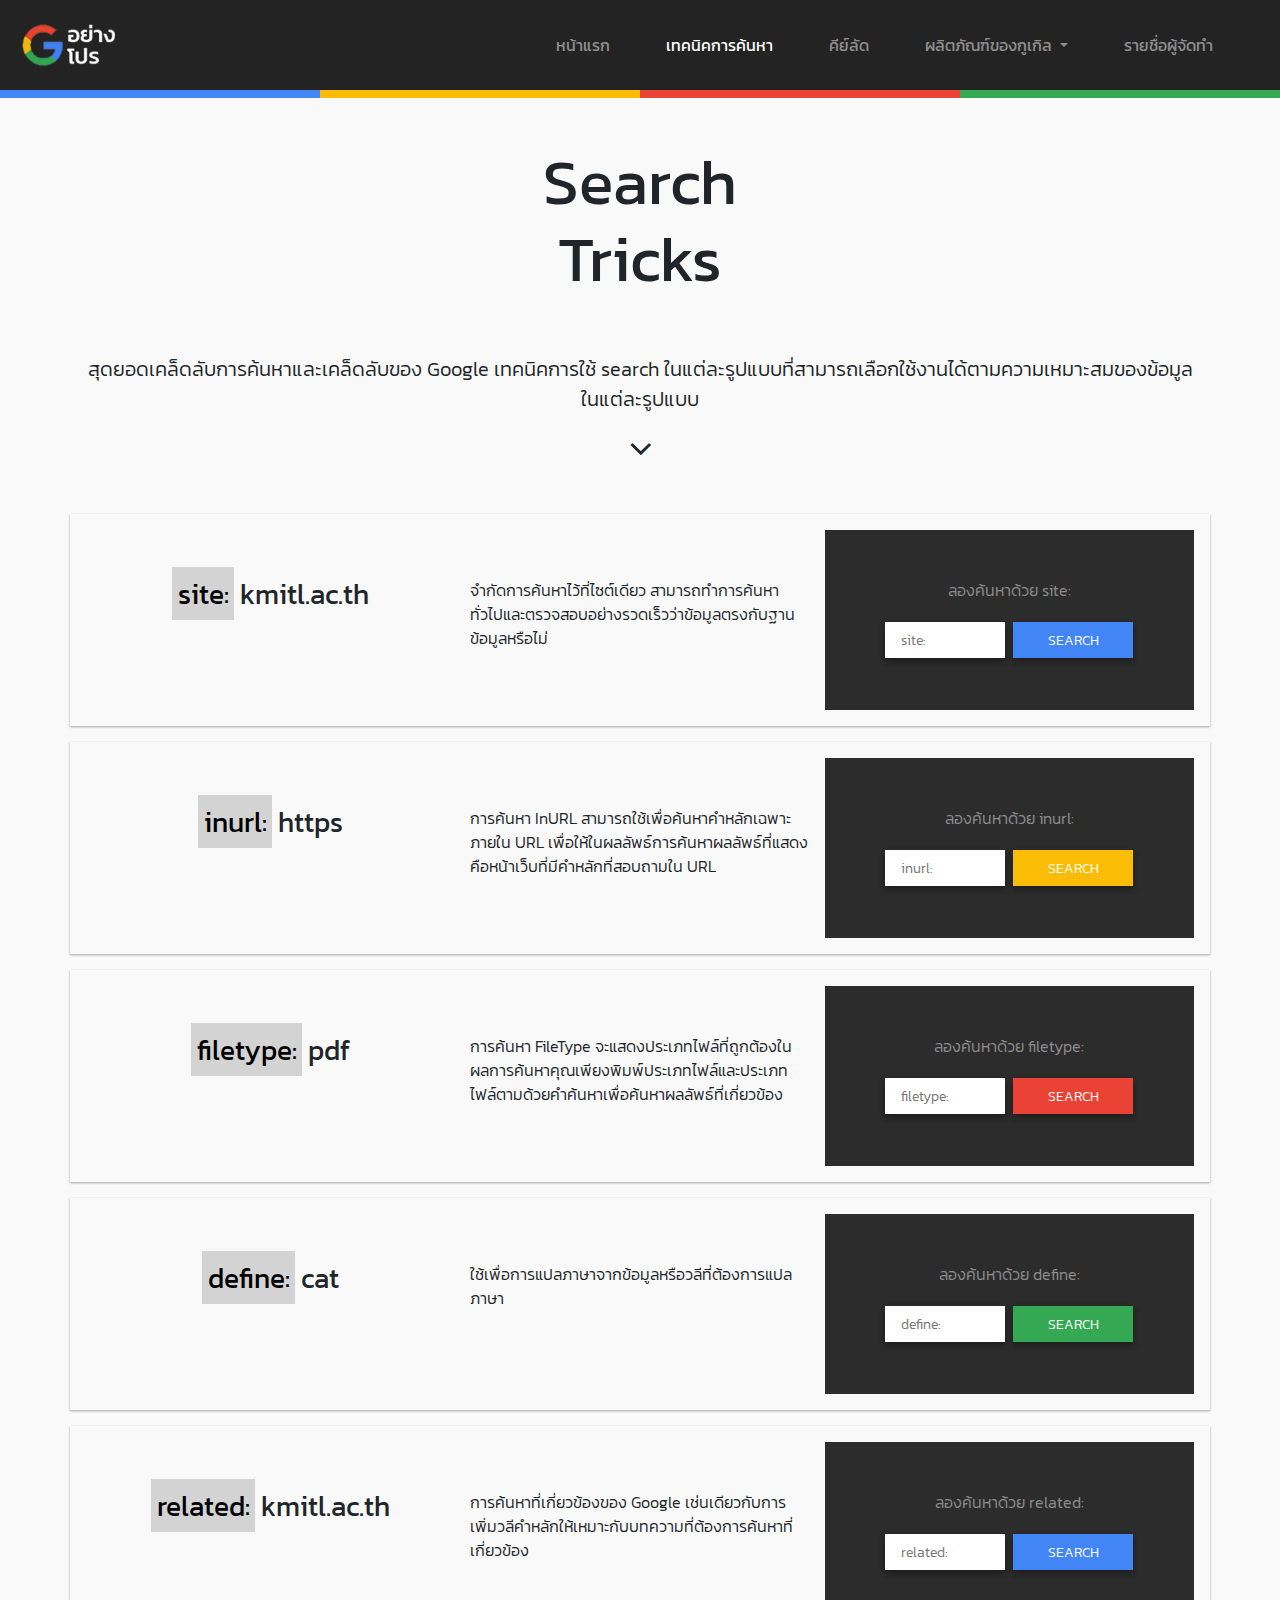
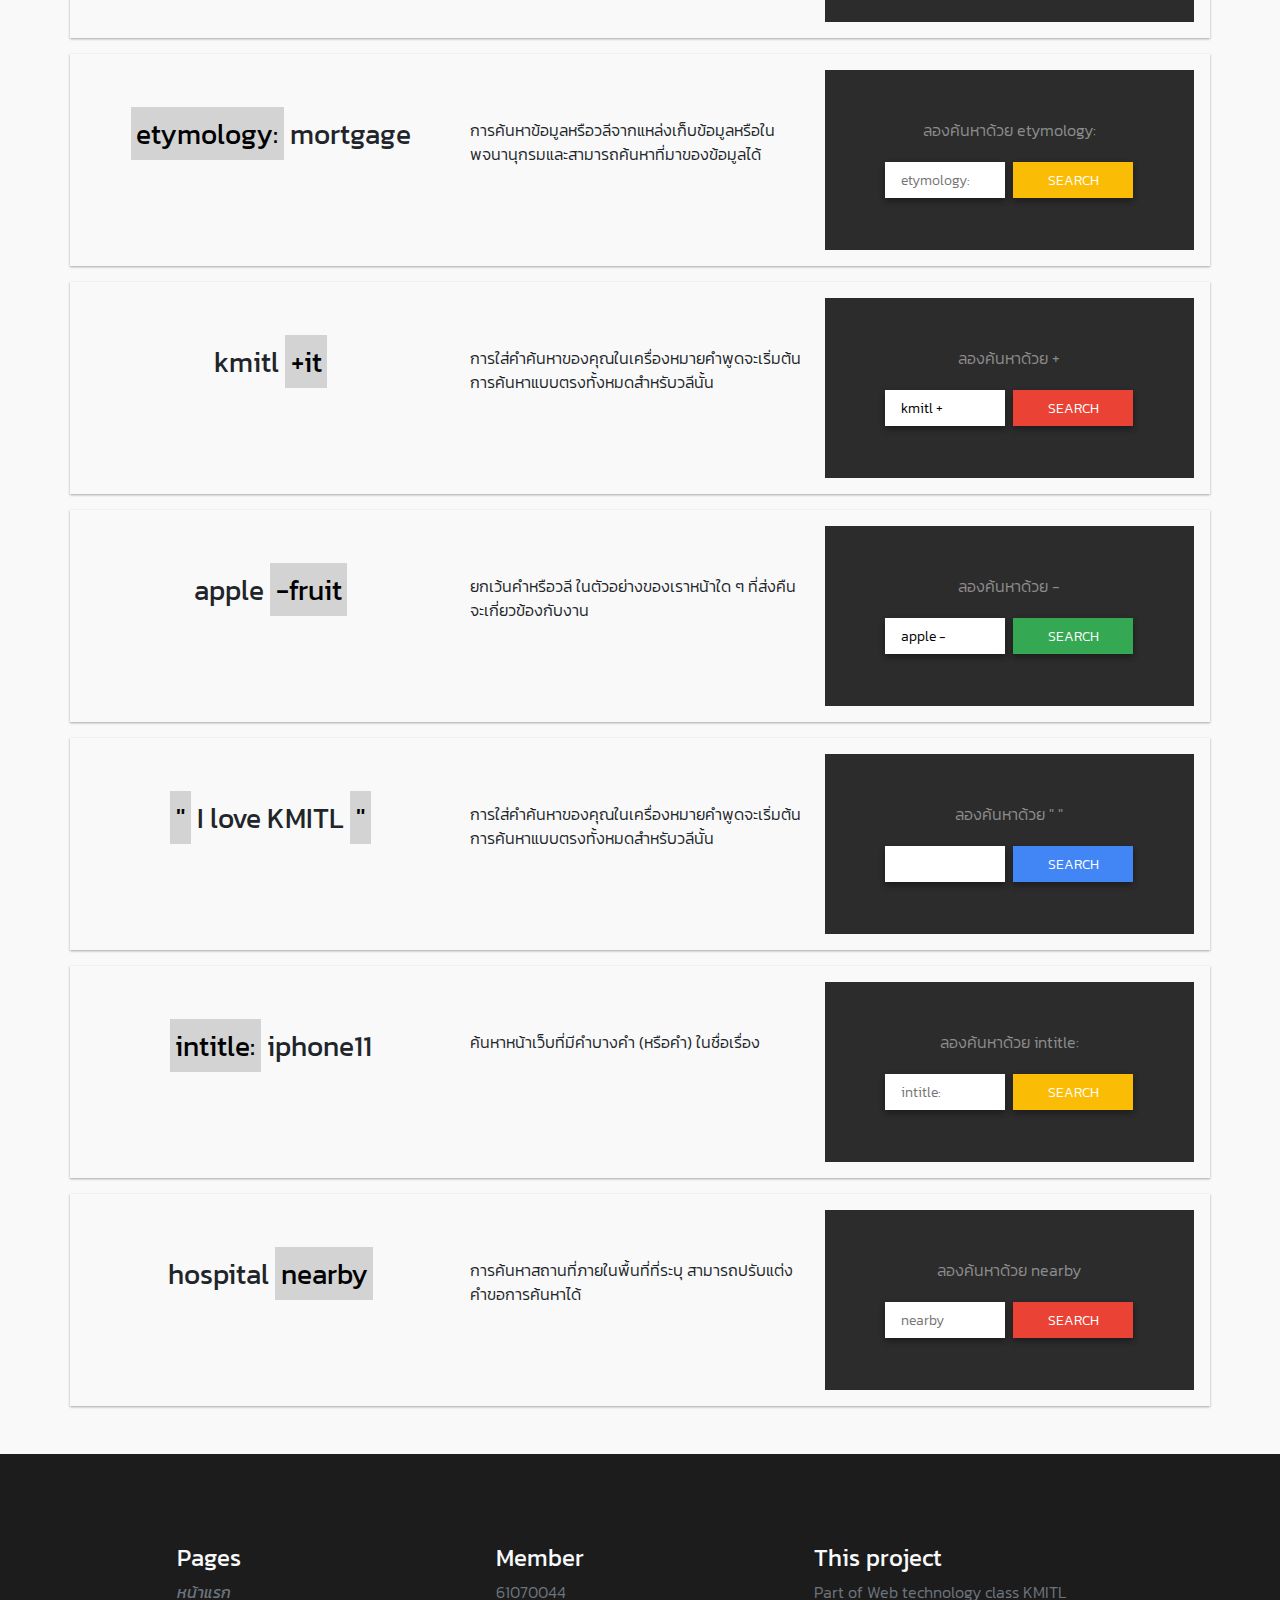
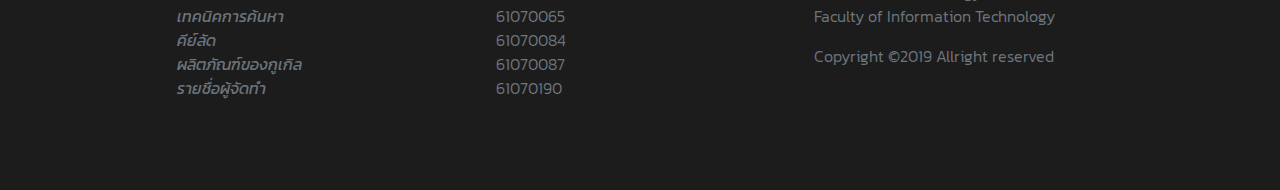
<file: search.html>
<html lang="en">

<head>
    <meta charset="UTF-8">
    <meta name="viewport" content="width=device-width, initial-scale=1.0">
    <meta http-equiv="X-UA-Compatible" content="ie=edge">
    <title>How to Google</title>
    <link rel="stylesheet" href="https://stackpath.bootstrapcdn.com/bootstrap/4.3.1/css/bootstrap.min.css"
        integrity="sha384-ggOyR0iXCbMQv3Xipma34MD+dH/1fQ784/j6cY/iJTQUOhcWr7x9JvoRxT2MZw1T" crossorigin="anonymous">
    <link rel="stylesheet" href="style.css">
    <link rel="stylesheet" href="https://cdnjs.cloudflare.com/ajax/libs/font-awesome/4.7.0/css/font-awesome.min.css">
    <script src="https://ajax.googleapis.com/ajax/libs/jquery/3.4.1/jquery.min.js"></script>
    <script src="main.js"></script>
</head>

<body>
    <!-- menu bar -->
    <div class="container-fluid p-0 sticky">
        <nav class="navbar navbar-expand-lg navbar-dark">
            <a class="navbar-brand" href="index.html"><img src="img/logo.png"></a>
            <button class="navbar-toggler" type="button" data-toggle="collapse" data-target="#navbarNav"
                aria-controls="navbarNav" aria-expanded="false" aria-label="Toggle navigation">
                <span class="navbar-toggler-icon"></span>
            </button>
            <div class="collapse navbar-collapse" id="navbarNav">
                <div class="mr-auto"></div>
                <ul class="navbar-nav">
                    <li class="nav-item">
                        <a class="nav-link" href="index.html">หน้าแรก </a>
                    </li>
                    <li class="nav-item active">
                        <a class="nav-link" href="#">เทคนิคการค้นหา<span class="sr-only">(current)</span></a>
                    </li>
                    <li class="nav-item">
                        <a class="nav-link" href="shortcut.html">คีย์ลัด</a>
                    </li>
                    <li class="nav-item dropdown">
                        <a class="nav-link dropdown-toggle" href="#" id="navbarDropdownMenuLink" role="button"
                            data-toggle="dropdown" aria-haspopup="true" aria-expanded="false">
                            ผลิตภัณฑ์ของกูเกิล
                        </a>
                        <div class="dropdown-menu" aria-labelledby="navbarDropdownMenuLink">
                            <a class="dropdown-item" href="product.html">ผลิตภัณฑ์ทั้งหมด</a>
                            <a class="dropdown-item" href="Youtube.html">Youtube</a>
                            <a class="dropdown-item" href="Chrome.html">Google Chrome</a>
                            <a class="dropdown-item" href="Meet.html">Google Meet</a>
                            <a class="dropdown-item" href="Drive.html">Google Drive</a>
                            <a class="dropdown-item" href="Gmail.html">Gmail</a>
                            <a class="dropdown-item" href="Photos.html">Google Photos</a>
                            <a class="dropdown-item" href="Quick-Draw.html">Google Quick Draw</a>
                            <a class="dropdown-item" href="translate.html">Google Translate</a>
                            <a class="dropdown-item" href="trend.html">Google Trends</a>
                        </div>
                    <li class="nav-item">
                        <a class="nav-link" href="member.html">รายชื่อผู้จัดทำ</a>
                    </li>
                </ul>
            </div>
        </nav>
        <!-- 4color -->
        <div class="row container-fluid p-0 no-gutters" style="z-index: -1; position:absolute">
            <div class="col-3 bg-blue p-1"></div>
            <div class="col-3 bg-yellow p-1"></div>
            <div class="col-3 bg-red p-1"></div>
            <div class="col-3 bg-green p-1"></div>
        </div>
    </div>

    <!-- headline -->

    <div class="container-fluid p-5 mt-5">
        <div class="row text-center">
            <div class="col-12 pt-5 mb-5">
                <h2 style="font-size: 4em;">Search<br>Tricks</h2>
            </div>
            <!-- <div class="col-4"></div>
                <div class="col-4 pt-3"> -->
            <div class="container">
                <p class="lead">สุดยอดเคล็ดลับการค้นหาและเคล็ดลับของ Google เทคนิคการใช้ search
                    ในแต่ละรูปแบบที่สามารถเลือกใช้งานได้ตามความเหมาะสมของข้อมูลในแต่ละรูปแบบ</p>
            </div>
            <i class="fa fa-angle-down" style="font-size:36px; width:100%"></i>
            <!-- <div class="col-4"></div> -->
        </div>
    </div>

    <!-- 3 col-->
    <div class="container sdwh mb-3">
        <div class="row text-center p-3">
            <div class="col-xs-12 col-sm-6 col-md-4 pt-5">
                <h3><mark>site:</mark> kmitl.ac.th</h3>
            </div>
            <div class="col-xs-12 col-sm-6 col-md-4 pt-5">
                <p class="text-left">จำกัดการค้นหาไว้ที่ไซต์เดียว
                    สามารถทำการค้นหาทั่วไปและตรวจสอบอย่างรวดเร็วว่าข้อมูลตรงกับฐานข้อมูลหรือไม่</p>
            </div>
            <div class="col-xs-12 col-md-4 p-5 bg-2c">
                <p style="color: #8c8c8c;">ลองค้นหาด้วย site:</p>
                <input type="text" id="txt_1" placeholder="site:" />
                <input class="bg-blue text-white" type="button" value="SEARCH" onclick="site();" />
            </div>
        </div>
    </div>

    <div class="container sdwh mb-3">
        <div class="row text-center p-3">
            <div class="col-xs-12 col-sm-6 col-md-4 pt-5">
                <h3><mark>inurl:</mark> https</h3>
            </div>
            <div class="col-xs-12 col-sm-6 col-md-4 pt-5">
                <p class="text-left">การค้นหา InURL สามารถใช้เพื่อค้นหาคำหลักเฉพาะภายใน URL
                    เพื่อให้ในผลลัพธ์การค้นหาผลลัพธ์ที่แสดงคือหน้าเว็บที่มีคำหลักที่สอบถามใน URL </p>
            </div>
            <div class="col-xs-12 col-md-4 p-5 bg-2c">
                <p style="color: #8c8c8c;">ลองค้นหาด้วย inurl:</p>
                <input type="text" id="txt_2" placeholder="inurl:" />
                <input class="bg-yellow text-white" type="button" value="SEARCH" onclick="inurl();" />
            </div>
        </div>
    </div>
    <div class="container sdwh mb-3">
        <div class="row text-center p-3">
            <div class="col-xs-12 col-sm-6 col-md-4 pt-5">
                <h3><mark>filetype:</mark> pdf</h3>
            </div>
            <div class="col-xs-12 col-sm-6 col-md-4 pt-5">
                <p class="text-left">การค้นหา FileType
                    จะแสดงประเภทไฟล์ที่ถูกต้องในผลการค้นหาคุณเพียงพิมพ์ประเภทไฟล์และประเภทไฟล์ตามด้วยคำค้นหาเพื่อค้นหาผลลัพธ์ที่เกี่ยวข้อง
                </p>
            </div>
            <div class="col-xs-12 col-md-4 p-5 bg-2c">
                <p style="color: #8c8c8c;">ลองค้นหาด้วย filetype:</p>
                <input type="text" id="txt_3" placeholder="filetype:" />
                <input class="bg-red text-white" type="button" value="SEARCH" onclick="filetype();" />
            </div>
        </div>
    </div>

    <div class="container sdwh mb-3">
        <div class="row text-center p-3">
            <div class="col-xs-12 col-sm-6 col-md-4 pt-5">
                <h3><mark>define:</mark> cat</h3>
            </div>
            <div class="col-xs-12 col-sm-6 col-md-4 pt-5">
                <p class="text-left">ใช้เพื่อการแปลภาษาจากข้อมูลหรือวลีที่ต้องการแปลภาษา</p>
            </div>
            <div class="col-xs-12 col-md-4 p-5 bg-2c">
                <p style="color: #8c8c8c;">ลองค้นหาด้วย define:</p>
                <input type="text" id="txt_4" placeholder="define:" />
                <input class="bg-green text-white" type="button" value="SEARCH" onclick="define();" />
            </div>
        </div>
    </div>

    <div class="container sdwh mb-3">
        <div class="row text-center p-3">
            <div class="col-xs-12 col-sm-6 col-md-4 pt-5">
                <h3><mark>related:</mark> kmitl.ac.th</h3>
            </div>
            <div class="col-xs-12 col-sm-6 col-md-4 pt-5">
                <p class="text-left">การค้นหาที่เกี่ยวข้องของ Google
                    เช่นเดียวกับการเพิ่มวลีคำหลักให้เหมาะกับบทความที่ต้องการค้นหาที่เกี่ยวข้อง</p>
            </div>
            <div class="col-xs-12 col-md-4 p-5 bg-2c">
                <p style="color: #8c8c8c;">ลองค้นหาด้วย related:</p>
                <input type="text" id="txt_5" placeholder="related:" />
                <input class="bg-blue text-white" type="button" value="SEARCH" onclick="related();" />
            </div>
        </div>
    </div>

    <div class="container sdwh mb-3">
        <div class="row text-center p-3">
            <div class="col-xs-12 col-sm-6 col-md-4 pt-5">
                <h3><mark>etymology:</mark> mortgage</h3>
            </div>
            <div class="col-xs-12 col-sm-6 col-md-4 pt-5">
                <p class="text-left">
                    การค้นหาข้อมูลหรือวลีจากแหล่งเก็บข้อมูลหรือในพจนานุกรมและสามารถค้นหาที่มาของข้อมูลได้</p>
            </div>
            <div class="col-xs-12 col-md-4 p-5 bg-2c">
                <p style="color: #8c8c8c;">ลองค้นหาด้วย etymology:</p>
                <input type="text" id="txt_6" placeholder="etymology:" />
                <input class="bg-yellow text-white" type="button" value="SEARCH" onclick="etymology();" />
            </div>
        </div>
    </div>

    <div class="container sdwh mb-3">
        <div class="row text-center p-3">
            <div class="col-xs-12 col-sm-6 col-md-4 pt-5">
                <h3>kmitl <mark>+it</mark></h3>
            </div>
            <div class="col-xs-12 col-sm-6 col-md-4 pt-5">
                <p class="text-left">การใส่คำค้นหาของคุณในเครื่องหมายคำพูดจะเริ่มต้นการค้นหาแบบตรงทั้งหมดสำหรับวลีนั้น
                </p>
            </div>
            <div class="col-xs-12 col-md-4 p-5 bg-2c">
                <p style="color: #8c8c8c;">ลองค้นหาด้วย +</p>
                <input type="text" id="txt_p" value="kmitl +" />
                <input class="bg-red text-white" type="button" value="SEARCH" onclick="searchp();" />
            </div>
        </div>
    </div>

    <div class="container sdwh mb-3">
        <div class="row text-center p-3">
            <div class="col-xs-12 col-sm-6 col-md-4 pt-5">
                <h3>apple <mark>-fruit</mark></h3>
            </div>
            <div class="col-xs-12 col-sm-6 col-md-4 pt-5">
                <p class="text-left">ยกเว้นคำหรือวลี ในตัวอย่างของเราหน้าใด ๆ ที่ส่งคืนจะเกี่ยวข้องกับงาน</p>
            </div>
            <div class="col-xs-12 col-md-4 p-5 bg-2c">
                <p style="color: #8c8c8c;">ลองค้นหาด้วย -</p>
                <input type="text" id="txt_m" value="apple -" />
                <input class="bg-green text-white" type="button" value="SEARCH" onclick="searchm();" />
            </div>
        </div>
    </div>

    <div class="container sdwh mb-3">
        <div class="row text-center p-3">
            <div class="col-xs-12 col-sm-6 col-md-4 pt-5">
                <h3><mark>"</mark> I love KMITL <mark>"</mark></h3>
            </div>
            <div class="col-xs-12 col-sm-6 col-md-4 pt-5">
                <p class="text-left">การใส่คำค้นหาของคุณในเครื่องหมายคำพูดจะเริ่มต้นการค้นหาแบบตรงทั้งหมดสำหรับวลีนั้น
                </p>
            </div>
            <div class="col-xs-12 col-md-4 p-5 bg-2c">
                <p style="color: #8c8c8c;">ลองค้นหาด้วย " "</p>
                <input type="text" id="txt_t" value="" />
                <input class="bg-blue text-white" type="button" value="SEARCH" onclick="searcht();" />
            </div>
        </div>
    </div>

    <div class="container sdwh mb-3">
        <div class="row text-center p-3">
            <div class="col-xs-12 col-sm-6 col-md-4 pt-5">
                <h3><mark>intitle:</mark> iphone11</h3>
            </div>
            <div class="col-xs-12 col-sm-6 col-md-4 pt-5">
                <p class="text-left">ค้นหาหน้าเว็บที่มีคำบางคำ (หรือคำ) ในชื่อเรื่อง</p>
            </div>
            <div class="col-xs-12 col-md-4 p-5 bg-2c">
                <p style="color: #8c8c8c;">ลองค้นหาด้วย intitle:</p>
                <input type="text" id="txt_7" placeholder="intitle:" />
                <input class="bg-yellow text-white" type="button" value="SEARCH" onclick="intitle();" />
            </div>
        </div>
    </div>

    <div class="container sdwh mb-5">
        <div class="row text-center p-3">
            <div class="col-xs-12 col-sm-6 col-md-4 pt-5">
                <h3>hospital <mark>nearby</mark></h3>
            </div>
            <div class="col-xs-12 col-sm-6 col-md-4 pt-5">
                <p class="text-left">การค้นหาสถานที่ภายในพื้นที่ที่ระบุ สามารถปรับแต่งคำขอการค้นหาได้</p>
            </div>
            <div class="col-xs-12 col-md-4 p-5 bg-2c">
                <p style="color: #8c8c8c;">ลองค้นหาด้วย nearby</p>
                <input type="text" id="txt_8" placeholder="nearby" />
                <input class="bg-red text-white" type="button" value="SEARCH" onclick="nearby();" />
            </div>
        </div>
    </div>

    <footer>
        <div class="container-fluid">
            <div class="row text-left">
                <div class="col-md-4">
                    <h4 class="text-light">Pages</h4>
                    <i>
                        <a class="text-muted m-0" href="index.html">หน้าแรก</a><br>
                        <a class="text-muted m-0" href="search.html">เทคนิคการค้นหา</a><br>
                        <a class="text-muted m-0" href="shortcut.html">คีย์ลัด</a><br>
                        <a class="text-muted m-0" href="product.html">ผลิตภัณฑ์ของกูเกิล</a><br>
                        <a class="text-muted m-0" href="member.html">รายชื่อผู้จัดทำ</a>
                    </i>
                </div>
                <div class="col-md-4">
                    <h4 class="text-light">Member</h4>
                    <p class="text-muted m-0">61070044</p>
                    <p class="text-muted m-0">61070065</p>
                    <p class="text-muted m-0">61070084</p>
                    <p class="text-muted m-0">61070087</p>
                    <p class="text-muted m-0">61070190</p>
                </div>
                <div class="col-md-4">
                    <h4 class="text-light">This project</h4>
                    <p class="text-muted">
                        Part of Web technology class
                        KMITL Faculty of Information Technology</p>
                    <p class="text-muted">
                        Copyright ©2019 Allright reserved

                    </p>
                </div>
            </div>
        </div>
    </footer>
    <script src="https://code.jquery.com/jquery-3.3.1.slim.min.js"
        integrity="sha384-q8i/X+965DzO0rT7abK41JStQIAqVgRVzpbzo5smXKp4YfRvH+8abtTE1Pi6jizo"
        crossorigin="anonymous"></script>
    <script src="https://cdnjs.cloudflare.com/ajax/libs/popper.js/1.14.7/umd/popper.min.js"
        integrity="sha384-UO2eT0CpHqdSJQ6hJty5KVphtPhzWj9WO1clHTMGa3JDZwrnQq4sF86dIHNDz0W1"
        crossorigin="anonymous"></script>
    <script src="https://stackpath.bootstrapcdn.com/bootstrap/4.3.1/js/bootstrap.min.js"
        integrity="sha384-JjSmVgyd0p3pXB1rRibZUAYoIIy6OrQ6VrjIEaFf/nJGzIxFDsf4x0xIM+B07jRM"
        crossorigin="anonymous"></script>
</body>


</html>
</file>
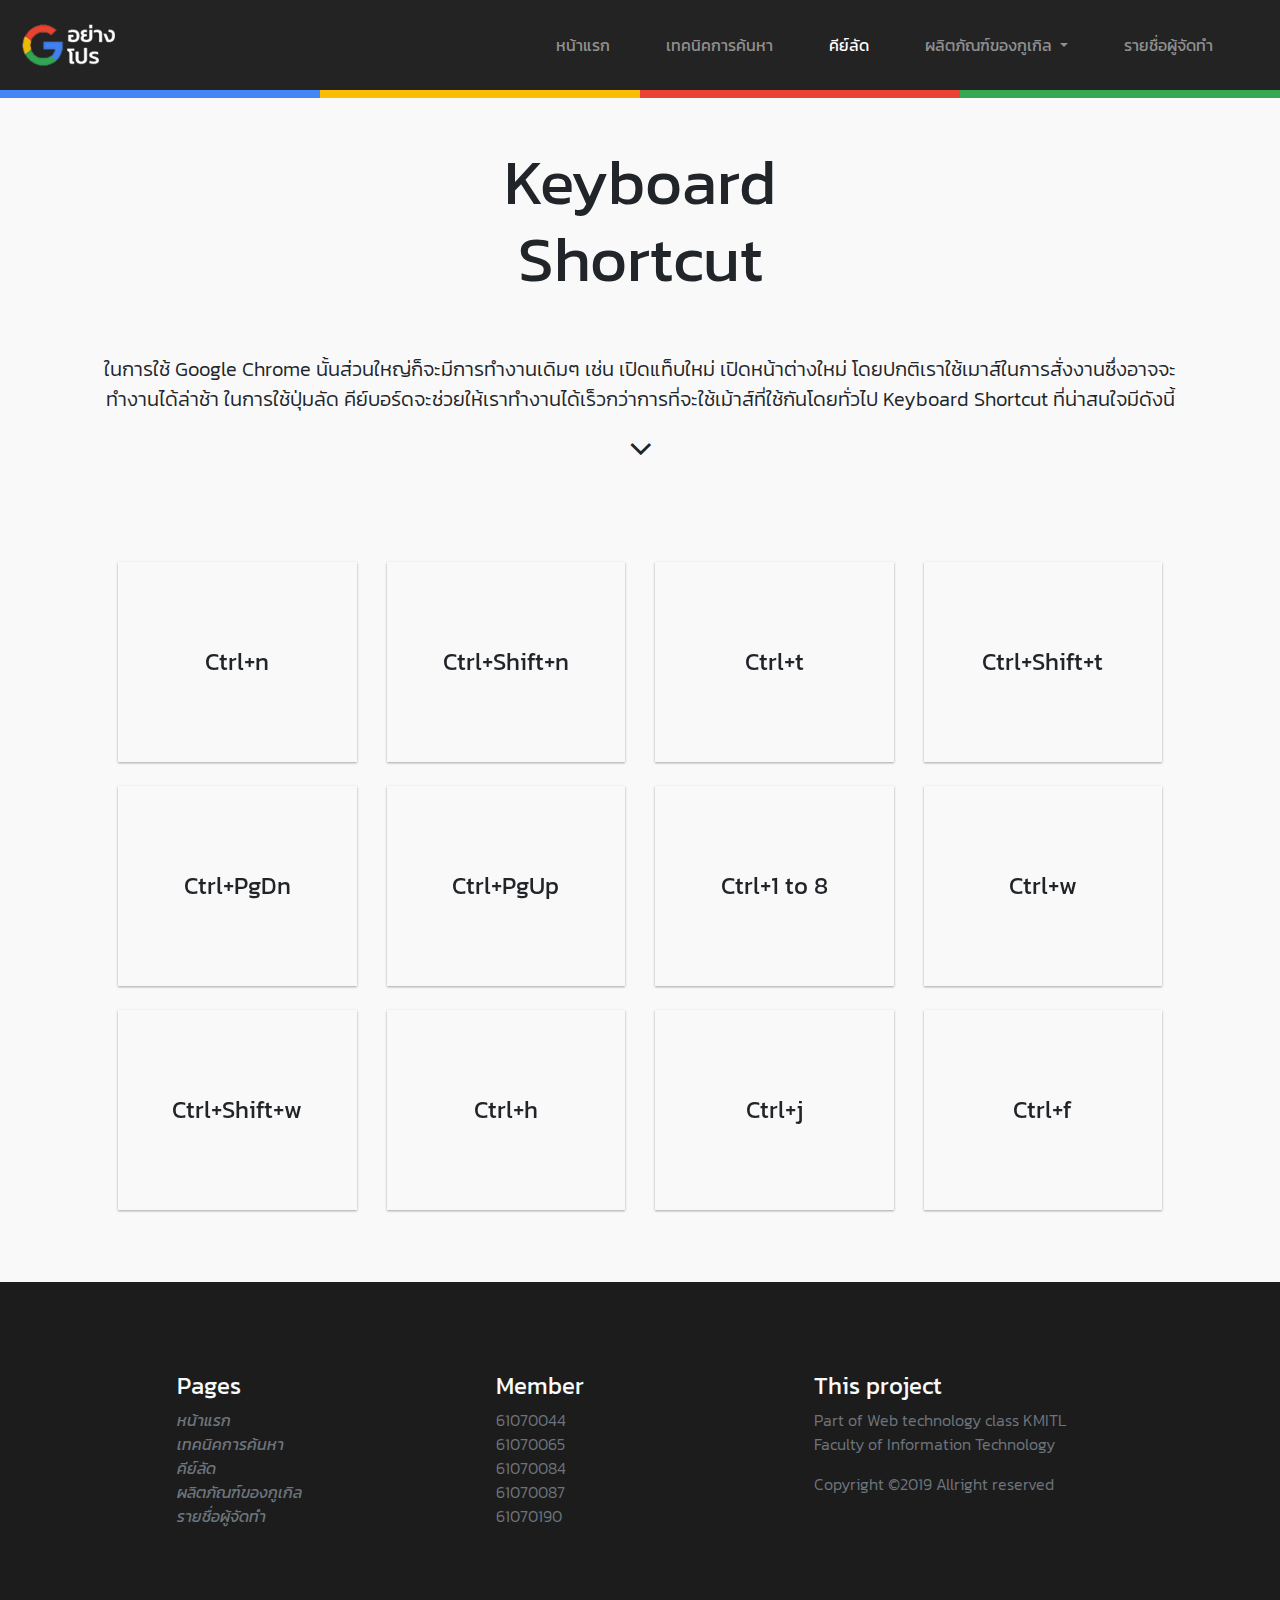
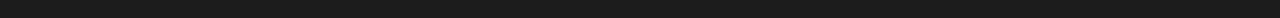
<file: shortcut.html>
<html lang="en">

<head>
    <meta charset="UTF-8">
    <meta name="viewport" content="width=device-width, initial-scale=1.0">
    <meta http-equiv="X-UA-Compatible" content="ie=edge">
    <title>How to Google</title>
    <link rel="stylesheet" href="https://stackpath.bootstrapcdn.com/bootstrap/4.3.1/css/bootstrap.min.css"
        integrity="sha384-ggOyR0iXCbMQv3Xipma34MD+dH/1fQ784/j6cY/iJTQUOhcWr7x9JvoRxT2MZw1T" crossorigin="anonymous">
    <link rel="stylesheet" href="https://cdnjs.cloudflare.com/ajax/libs/font-awesome/4.7.0/css/font-awesome.min.css">
    <link rel="stylesheet" href="style.css">
    <script src="main.js"></script>

</head>

<body>
    <!-- menu bar -->
    <div class="container-fluid p-0 sticky">
        <nav class="navbar navbar-expand-lg navbar-dark">
            <a class="navbar-brand" href="index.html"><img src="img/logo.png"></a>
            <button class="navbar-toggler" type="button" data-toggle="collapse" data-target="#navbarNav"
                aria-controls="navbarNav" aria-expanded="false" aria-label="Toggle navigation">
                <span class="navbar-toggler-icon"></span>
            </button>
            <div class="collapse navbar-collapse" id="navbarNav">
                <div class="mr-auto"></div>
                <ul class="navbar-nav">
                    <li class="nav-item">
                        <a class="nav-link" href="index.html">หน้าแรก </a>
                    </li>
                    <li class="nav-item ">
                        <a class="nav-link" href="search.html">เทคนิคการค้นหา</a>
                    </li>
                    <li class="nav-item active">
                        <a class="nav-link" href="#">คีย์ลัด<span class="sr-only">(current)</span></a>
                    </li>
                    <li class="nav-item dropdown">
                        <a class="nav-link dropdown-toggle" href="#" id="navbarDropdownMenuLink" role="button"
                            data-toggle="dropdown" aria-haspopup="true" aria-expanded="false">
                            ผลิตภัณฑ์ของกูเกิล
                        </a>
                        <div class="dropdown-menu" aria-labelledby="navbarDropdownMenuLink">
                            <a class="dropdown-item" href="product.html">ผลิตภัณฑ์ทั้งหมด</a>
                            <a class="dropdown-item" href="Youtube.html">Youtube</a>
                            <a class="dropdown-item" href="Chrome.html">Google Chrome</a>
                            <a class="dropdown-item" href="Meet.html">Google Meet</a>
                            <a class="dropdown-item" href="Drive.html">Google Drive</a>
                            <a class="dropdown-item" href="Gmail.html">Gmail</a>
                            <a class="dropdown-item" href="Photos.html">Google Photos</a>
                            <a class="dropdown-item" href="Quick-Draw.html">Google Quick Draw</a>
                            <a class="dropdown-item" href="translate.html">Google Translate</a>
                            <a class="dropdown-item" href="trend.html">Google Trends</a>
                        </div>
                    <li class="nav-item">
                        <a class="nav-link" href="member.html">รายชื่อผู้จัดทำ</a>
                    </li>
                </ul>
            </div>
        </nav>
        <!-- 4color -->
        <div class="row container-fluid p-0 no-gutters" style="z-index: -1; position:absolute">
            <div class="col-3 bg-blue p-1"></div>
            <div class="col-3 bg-yellow p-1"></div>
            <div class="col-3 bg-red p-1"></div>
            <div class="col-3 bg-green p-1"></div>
        </div>
    </div>

    <!-- <main> -->
    <main>
        <!-- headline -->
        <div class="container-fluid p-5 mt-5">
            <div class="row text-center">
                <div class="col-12 pt-5 mb-5">
                    <h2 style="font-size: 4em;">Keyboard<br>Shortcut</h2>
                </div>
                <!-- <div class="col-4"></div> -->
                <!-- <div class="col-4 pt-3"> -->
                <div class="container">
                    <p class="lead">ในการใช้ Google Chrome นั้นส่วนใหญ่ก็จะมีการทำงานเดิมๆ เช่น
                        เปิดแท็บใหม่ เปิดหน้าต่างใหม่ โดยปกติเราใช้เมาส์ในการสั่งงานซึ่งอาจจะทำงานได้ล่าช้า
                        ในการใช้ปุ่มลัด
                        คีย์บอร์ดจะช่วยให้เราทำงานได้เร็วกว่าการที่จะใช้เม้าส์ที่ใช้กันโดยทั่วไป Keyboard Shortcut
                        ที่น่าสนใจมีดังนี้</p>
                </div>
                <i class="fa fa-angle-down" style="font-size:36px; width:100%"></i>
                <!-- <div class="col-4"></div> -->
            </div>
        </div>

        <!-- 3 col-->
        <div class="container p-5">
            <div class="row">

                <!-- row-1 -->
                <div class="col-lg-3 col-md-4 col-sm-6 pb-4">
                    <div class="flip-card sdwr">
                        <div class="flip-card-inner">
                            <div class="flip-card-front">
                                <h4 class="ctrt">Ctrl+n</h4>
                            </div>
                            <div class="flip-card-back bg-blue">
                                <h4 class="ctrt">เปิดหน้าต่างใหม่</h4>
                            </div>
                        </div>
                    </div>
                </div>
                <div class="col-lg-3 col-md-4 col-sm-6 pb-4">
                    <div class="flip-card sdwr">
                        <div class="flip-card-inner">
                            <div class="flip-card-front">
                                <h4 class="ctrt">Ctrl+Shift+n</h4>
                            </div>
                            <div class=" flip-card-back bg-yellow">
                                <h5 class="ctrt">เปิดหน้าต่างใหม่ในโหมดไม่ระบุตัวตน</h5>
                            </div>
                        </div>
                    </div>
                </div>
                <div class=" col-lg-3 col-md-4 col-sm-6 pb-4">
                    <div class="flip-card sdwr">
                        <div class="flip-card-inner">
                            <div class="flip-card-front">
                                <h4 class="ctrt">Ctrl+t</h4>
                            </div>
                            <div class=" flip-card-back bg-red">
                                <h4 class="ctrt">เปิดแท็บใหม่</h4>
                            </div>
                        </div>
                    </div>
                </div>
                <div class=" col-lg-3 col-md-4 col-sm-6 pb-4">
                    <div class="flip-card sdwr">
                        <div class="flip-card-inner">
                            <div class="flip-card-front">
                                <h4 class="ctrt">Ctrl+Shift+t</h4>
                            </div>
                            <div class=" flip-card-back bg-green">
                                <h4 class="ctrt">เปิดแท็บที่เพิ่งปิดไป</h4>
                            </div>
                        </div>
                    </div>
                </div>
                <div class="col-lg-3 col-md-4 col-sm-6 pb-4">
                    <div class="flip-card sdwr">
                        <div class="flip-card-inner">
                            <div class="flip-card-front">
                                <h4 class="ctrt">Ctrl+PgDn</h4>
                            </div>
                            <div class=" flip-card-back bg-yellow">
                                <h5 class="ctrt">ข้ามไปยังแท็บถัดไปที่เปิดอยู่</h5>
                            </div>
                        </div>
                    </div>
                </div>
                <div class=" col-lg-3 col-md-4 col-sm-6 pb-4">
                    <div class="flip-card sdwr">
                        <div class="flip-card-inner">
                            <div class="flip-card-front">
                                <h4 class="ctrt">Ctrl+PgUp</h4>
                            </div>
                            <div class=" flip-card-back bg-red">
                                <h5 class="ctrt">ข้ามไปยังแท็บ ก่อนหน้าที่เปิดอยู่</h5>
                            </div>
                        </div>
                    </div>
                </div>
                <div class=" col-lg-3 col-md-4 col-sm-6 pb-4">
                    <div class="flip-card sdwr">
                        <div class="flip-card-inner">
                            <div class="flip-card-front">
                                <h4 class="ctrt">Ctrl+1 to 8</h4>
                            </div>
                            <div class=" flip-card-back bg-green">
                                <h4 class="ctrt">ข้ามไปยัง แท็บที่ต้องการ</h4>
                            </div>
                        </div>
                    </div>
                </div>
                <div class="col-lg-3 col-md-4 col-sm-6 pb-4">
                    <div class="flip-card sdwr">
                        <div class="flip-card-inner">
                            <div class="flip-card-front">
                                <h4 class="ctrt"">Ctrl+w</h4>
                            </div>
                            <div class=" flip-card-back bg-blue">
                                    <h4 class="ctrt">ปิดแท็บปัจจุบัน</h4>
                            </div>
                        </div>
                    </div>
                </div>
                <div class=" col-lg-3 col-md-4 col-sm-6 pb-4">
                    <div class="flip-card sdwr">
                        <div class="flip-card-inner">
                            <div class="flip-card-front">
                                <h4 class="ctrt">Ctrl+Shift+w</h4>
                            </div>
                            <div class=" flip-card-back bg-red">
                                <h5 class="ctrt">ปิดหน้าต่างปัจจุบัน</h5>
                            </div>
                        </div>
                    </div>
                </div>
                <div class=" col-lg-3 col-md-4 col-sm-6 pb-4">
                    <div class="flip-card sdwr">
                        <div class="flip-card-inner">
                            <div class="flip-card-front">
                                <h4 class="ctrt">Ctrl+h</h4>
                            </div>
                            <div class=" flip-card-back bg-green">
                                <h5 class="ctrt">เปิดหน้าประวัติการเข้าชมในแท็บใหม่</h5>
                            </div>
                        </div>
                    </div>
                </div>
                <div class="col-lg-3 col-md-4 col-sm-6 pb-4">
                    <div class="flip-card sdwr">
                        <div class="flip-card-inner">
                            <div class="flip-card-front">
                                <h4 class="ctrt">Ctrl+j</h4>
                            </div>
                            <div class="flip-card-back bg-blue">
                                <h5 class="ctrt">เปิดหน้าการดาวน์โหลดในแท็บใหม่</h5>
                            </div>
                        </div>
                    </div>
                </div>
                <div class="col-lg-3 col-md-4 col-sm-6 pb-4">
                    <div class="flip-card sdwr">
                        <div class="flip-card-inner">
                            <div class="flip-card-front">
                                <h4 class="ctrt">Ctrl+f</h4>
                            </div>
                            <div class="flip-card-back bg-yellow">
                                <h5 class="ctrt">เปิดแถบค้นหาเพื่อค้นหาข้อมูลในหน้าปัจจุบัน</h5>
                            </div>
                        </div>
                    </div>
                </div>



            </div>
        </div>
    </main>

    <footer>
        <div class="container-fluid">
            <div class="row text-left">
                <div class="col-md-4">
                    <h4 class="text-light">Pages</h4>
                    <i>
                        <a class="text-muted m-0" href="index.html">หน้าแรก</a><br>
                        <a class="text-muted m-0" href="search.html">เทคนิคการค้นหา</a><br>
                        <a class="text-muted m-0" href="shortcut.html">คีย์ลัด</a><br>
                        <a class="text-muted m-0" href="product.html">ผลิตภัณฑ์ของกูเกิล</a><br>
                        <a class="text-muted m-0" href="member.html">รายชื่อผู้จัดทำ</a>
                    </i>
                </div>
                <div class="col-md-4">
                    <h4 class="text-light">Member</h4>
                    <p class="text-muted m-0">61070044</p>
                    <p class="text-muted m-0">61070065</p>
                    <p class="text-muted m-0">61070084</p>
                    <p class="text-muted m-0">61070087</p>
                    <p class="text-muted m-0">61070190</p>
                </div>
                <div class="col-md-4">
                    <h4 class="text-light">This project</h4>
                    <p class="text-muted">
                        Part of Web technology class
                        KMITL Faculty of Information Technology</p>
                    <p class="text-muted">
                        Copyright ©2019 Allright reserved

                    </p>
                </div>
            </div>
        </div>
    </footer>
    <script src="https://code.jquery.com/jquery-3.3.1.slim.min.js"
        integrity="sha384-q8i/X+965DzO0rT7abK41JStQIAqVgRVzpbzo5smXKp4YfRvH+8abtTE1Pi6jizo"
        crossorigin="anonymous"></script>
    <script src="https://cdnjs.cloudflare.com/ajax/libs/popper.js/1.14.7/umd/popper.min.js"
        integrity="sha384-UO2eT0CpHqdSJQ6hJty5KVphtPhzWj9WO1clHTMGa3JDZwrnQq4sF86dIHNDz0W1"
        crossorigin="anonymous"></script>
    <script src="https://stackpath.bootstrapcdn.com/bootstrap/4.3.1/js/bootstrap.min.js"
        integrity="sha384-JjSmVgyd0p3pXB1rRibZUAYoIIy6OrQ6VrjIEaFf/nJGzIxFDsf4x0xIM+B07jRM"
        crossorigin="anonymous"></script>
</body>

</html>
</file>
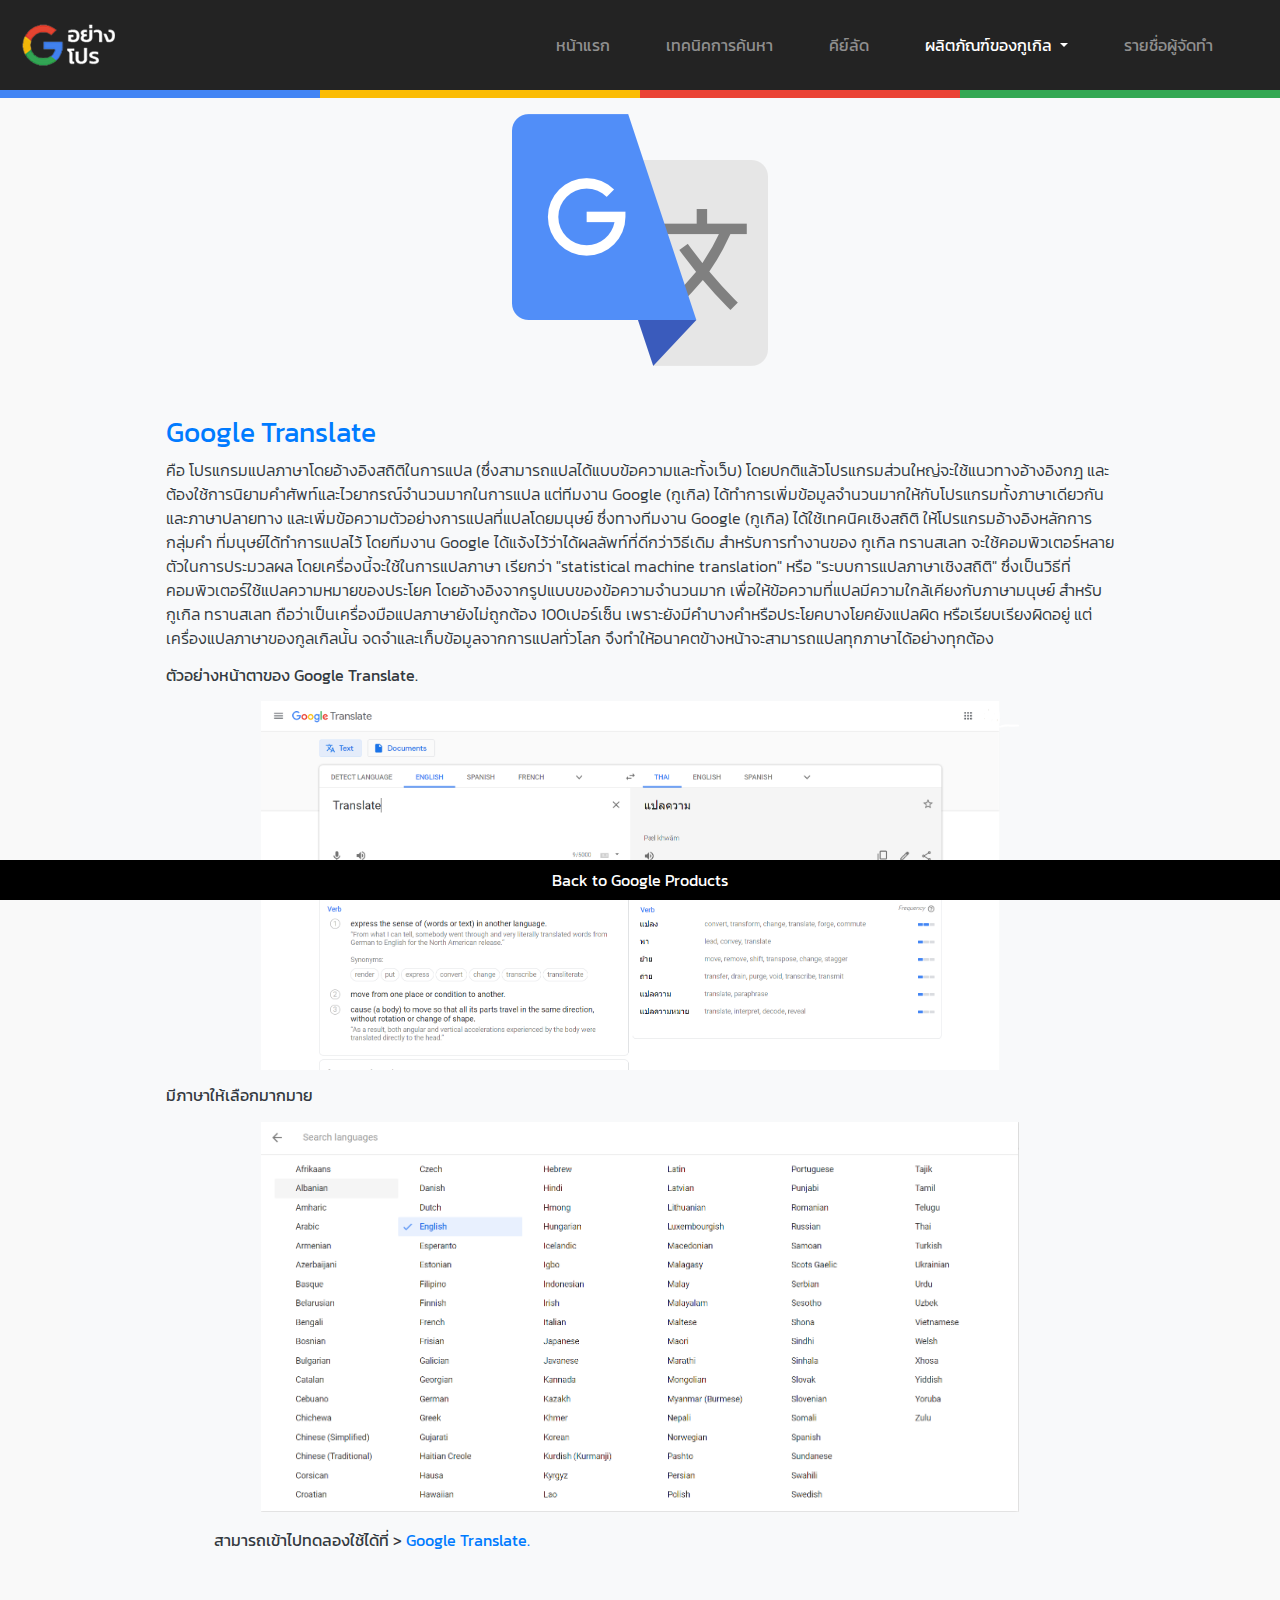
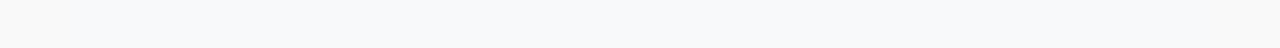
<file: translate.html>
<!DOCTYPE html>
<html lang="en">

<head>
    <meta charset="UTF-8">
    <meta name="viewport" content="width=device-width, initial-scale=1.0">
    <meta http-equiv="X-UA-Compatible" content="ie=edge">
    <link rel="stylesheet" href="https://stackpath.bootstrapcdn.com/bootstrap/4.3.1/css/bootstrap.min.css"
        integrity="sha384-ggOyR0iXCbMQv3Xipma34MD+dH/1fQ784/j6cY/iJTQUOhcWr7x9JvoRxT2MZw1T" crossorigin="anonymous">
    <link rel="stylesheet" href="style.css">
    <title>What is Translate</title>
</head>
<style>
    .footer {
        position: fixed;
        left: 0;
        bottom: 0;
        width: 100%;
        background-color: black;
        text-align: center;
    }
</style>

<body>
    <header>
        <!-- menu bar -->
        <div class="container-fluid p-0 sticky">
            <nav class="navbar navbar-expand-lg navbar-dark">
                <a class="navbar-brand" href="index.html"><img src="img/logo.png"></a>
                <button class="navbar-toggler" type="button" data-toggle="collapse" data-target="#navbarNav"
                    aria-controls="navbarNav" aria-expanded="false" aria-label="Toggle navigation">
                    <span class="navbar-toggler-icon"></span>
                </button>
                <div class="collapse navbar-collapse" id="navbarNav">
                    <div class="mr-auto"></div>
                    <ul class="navbar-nav">
                        <li class="nav-item">
                            <a class="nav-link" href="index.html">หน้าแรก </a>
                        </li>
                        <li class="nav-item">
                            <a class="nav-link" href="search.html">เทคนิคการค้นหา</a>
                        </li>
                        <li class="nav-item">
                            <a class="nav-link" href="shortcut.html">คีย์ลัด</a>
                        </li>
                        <li class="nav-item dropdown active">
                            <a class="nav-link dropdown-toggle" href="#" id="navbarDropdownMenuLink" role="button"
                                data-toggle="dropdown" aria-haspopup="true" aria-expanded="false">
                                ผลิตภัณฑ์ของกูเกิล <span class="sr-only">(current)</span>
                            </a>
                            <div class="dropdown-menu" aria-labelledby="navbarDropdownMenuLink">
                                <a class="dropdown-item" href="product.html">ผลิตภัณฑ์ทั้งหมด</a>
                                <a class="dropdown-item" href="Youtube.html">Youtube</a>
                                <a class="dropdown-item" href="Chrome.html">Google Chrome</a>
                                <a class="dropdown-item" href="Meet.html">Google Meet</a>
                                <a class="dropdown-item" href="Drive.html">Google Drive</a>
                                <a class="dropdown-item" href="Gmail.html">Gmail</a>
                                <a class="dropdown-item" href="Photos.html">Google Photos</a>
                                <a class="dropdown-item" href="Quick-Draw.html">Google Quick Draw</a>
                                <a class="dropdown-item" href="translate.html">Google Translate</a>
                                <a class="dropdown-item" href="trend.html">Google Trends</a>
                            </div>

                        <li class="nav-item">
                            <a class="nav-link" href="member.html">รายชื่อผู้จัดทำ</a>
                        </li>
                    </ul>
                </div>
            </nav>
            <!-- 4color -->
            <div class="row container-fluid p-0 no-gutters" style="z-index: -1; position:absolute">
                <div class="col-3 bg-blue p-1"></div>
                <div class="col-3 bg-yellow p-1"></div>
                <div class="col-3 bg-red p-1"></div>
                <div class="col-3 bg-green p-1"></div>
            </div>
        </div>
        <div class="container text-center bg-light p-5 mt-5">
            <img class="mt-3" src="img/translate256.png" width='256px' height='256px'>
            <div class="text-left p-5">
                <h3 class="text-primary">Google Translate </h3>
                <p class="text-dark">คือ โปรแกรมแปลภาษาโดยอ้างอิงสถิติในการแปล
                    (ซึ่งสามารถแปลได้แบบข้อความและทั้งเว็บ)
                    โดยปกติแล้วโปรแกรมส่วนใหญ่จะใช้แนวทางอ้างอิงกฎ และต้องใช้การนิยามคำศัพท์และไวยากรณ์จำนวนมากในการแปล
                    แต่ทีมงาน Google
                    (กูเกิล) ได้ทำการเพิ่มข้อมูลจำนวนมากให้กับโปรแกรมทั้งภาษาเดียวกันและภาษาปลายทาง
                    และเพิ่มข้อความตัวอย่างการแปลที่แปลโดยมนุษย์ ซึ่งทางทีมงาน Google (กูเกิล) ได้ใช้เทคนิคเชิงสถิติ
                    ให้โปรแกรมอ้างอิงหลักการ กลุ่มคำ ที่มนุษย์ได้ทำการแปลไว้ โดยทีมงาน Google
                    ได้แจ้งไว้ว่าได้ผลลัพท์ที่ดีกว่าวิธีเดิม
                    สำหรับการทำงานของ กูเกิล ทรานสเลท จะใช้คอมพิวเตอร์หลายตัวในการประมวลผล
                    โดยเครื่องนี้จะใช้ในการแปลภาษา เรียกว่า
                    "statistical machine translation" หรือ "ระบบการแปลภาษาเชิงสถิติ"
                    ซึ่งเป็นวิธีที่คอมพิวเตอร์ใช้แปลความหมายของประโยค
                    โดยอ้างอิงจากรูปแบบของข้อความจำนวนมาก เพื่อให้ข้อความที่แปลมีความใกล้เคียงกับภาษามนุษย์
                    สำหรับ กูเกิล ทรานสเลท ถือว่าเป็นเครื่องมือแปลภาษายังไม่ถูกต้อง 100เปอร์เซ็น
                    เพราะยังมีคำบางคำหรือประโยคบางโยคยังแปลผิด
                    หรือเรียบเรียงผิดอยู่ แต่เครื่องแปลภาษาของกูลเกิลนั้น จดจำและเก็บข้อมูลจากการแปลทั่วโลก
                    จึงทำให้อนาคตข้างหน้าจะสามารถแปลทุกภาษาได้อย่างทุกต้อง</p>

                <h6 class="text-dark mt-3 mb-3">
                    ตัวอย่างหน้าตาของ Google Translate.
                    <center><img class="mt-3" src="img/translate3.png" width="80%" height="40%"></center>
                </h6>
                <h6 class="text-dark mt-3 mb-3">
                    มีภาษาให้เลือกมากมาย

                    <center><img class="mt-3" src="img/translate2.png" width="80%" height="40%"></center>
                </h6>
                <h8 class="text-dark p-5">สามารถเข้าไปทดลองใช้ได้ที่ > <a href="https://translate.google.com/"
                        target="_blank">Google Translate.</a>
                </h8>
            </div>
        </div>
        <div class="footer">
            <!-- <button onclick="window.location.href='Product.html';"> Back to Google Products </button> -->
            <a class="nav-link text-white" href="product.html">Back to Google Products</a>
        </div>
    </header>
    <script src="https://code.jquery.com/jquery-3.3.1.slim.min.js"
        integrity="sha384-q8i/X+965DzO0rT7abK41JStQIAqVgRVzpbzo5smXKp4YfRvH+8abtTE1Pi6jizo"
        crossorigin="anonymous"></script>
    <script src="https://cdnjs.cloudflare.com/ajax/libs/popper.js/1.14.7/umd/popper.min.js"
        integrity="sha384-UO2eT0CpHqdSJQ6hJty5KVphtPhzWj9WO1clHTMGa3JDZwrnQq4sF86dIHNDz0W1"
        crossorigin="anonymous"></script>
    <script src="https://stackpath.bootstrapcdn.com/bootstrap/4.3.1/js/bootstrap.min.js"
        integrity="sha384-JjSmVgyd0p3pXB1rRibZUAYoIIy6OrQ6VrjIEaFf/nJGzIxFDsf4x0xIM+B07jRM"
        crossorigin="anonymous"></script>
</body>

</html>
</file>
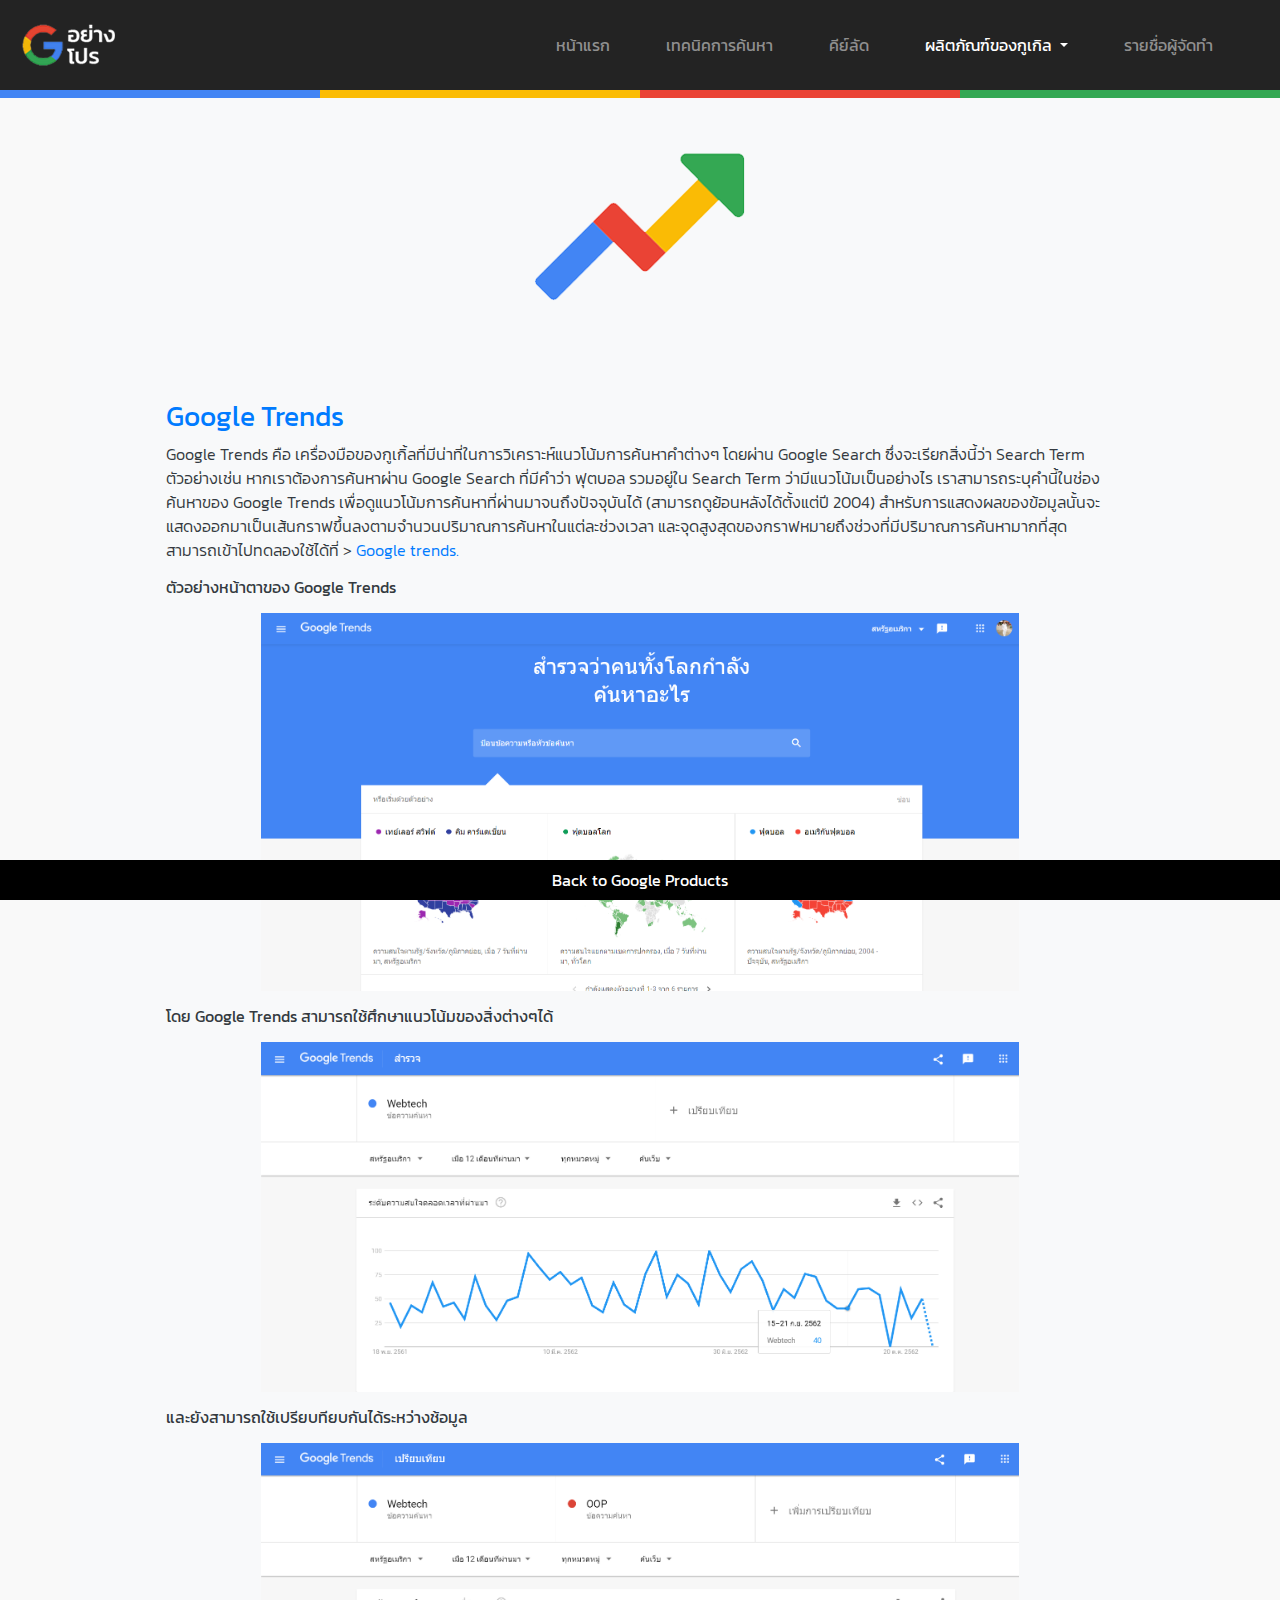
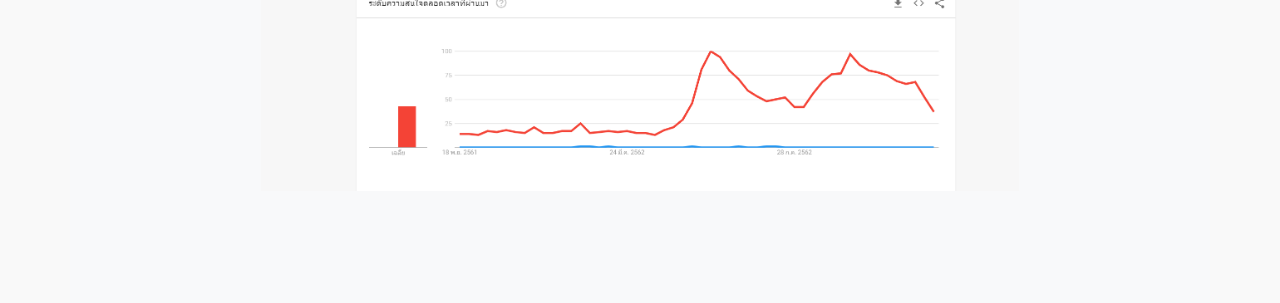
<file: trend.html>
<!DOCTYPE html>
<html lang="en">

<head>
    <meta charset="UTF-8">
    <meta name="viewport" content="width=device-width, initial-scale=1.0">
    <meta http-equiv="X-UA-Compatible" content="ie=edge">
    <link rel="stylesheet" href="https://stackpath.bootstrapcdn.com/bootstrap/4.3.1/css/bootstrap.min.css"
        integrity="sha384-ggOyR0iXCbMQv3Xipma34MD+dH/1fQ784/j6cY/iJTQUOhcWr7x9JvoRxT2MZw1T" crossorigin="anonymous">
    <link rel="stylesheet" href="style.css">
    <title>What is Trends</title>
</head>
<style>
    .footer {
        position: fixed;
        left: 0;
        bottom: 0;
        width: 100%;
        background-color: black;
        text-align: center;
    }
</style>

<body>
    <header>
        <!-- menu bar -->
        <div class="container-fluid p-0 sticky">
            <nav class="navbar navbar-expand-lg navbar-dark">
                <a class="navbar-brand" href="index.html"><img src="img/logo.png"></a>
                <button class="navbar-toggler" type="button" data-toggle="collapse" data-target="#navbarNav"
                    aria-controls="navbarNav" aria-expanded="false" aria-label="Toggle navigation">
                    <span class="navbar-toggler-icon"></span>
                </button>
                <div class="collapse navbar-collapse" id="navbarNav">
                    <div class="mr-auto"></div>
                    <ul class="navbar-nav">
                        <li class="nav-item">
                            <a class="nav-link" href="index.html">หน้าแรก </a>
                        </li>
                        <li class="nav-item">
                            <a class="nav-link" href="search.html">เทคนิคการค้นหา</a>
                        </li>
                        <li class="nav-item">
                            <a class="nav-link" href="shortcut.html">คีย์ลัด</a>
                        </li>
                        <li class="nav-item dropdown active">
                            <a class="nav-link dropdown-toggle" href="#" id="navbarDropdownMenuLink" role="button"
                                data-toggle="dropdown" aria-haspopup="true" aria-expanded="false">
                                ผลิตภัณฑ์ของกูเกิล <span class="sr-only">(current)</span>
                            </a>
                            <div class="dropdown-menu" aria-labelledby="navbarDropdownMenuLink">
                                <a class="dropdown-item" href="product.html">ผลิตภัณฑ์ทั้งหมด</a>
                                <a class="dropdown-item" href="Youtube.html">Youtube</a>
                                <a class="dropdown-item" href="Chrome.html">Google Chrome</a>
                                <a class="dropdown-item" href="Meet.html">Google Meet</a>
                                <a class="dropdown-item" href="Drive.html">Google Drive</a>
                                <a class="dropdown-item" href="Gmail.html">Gmail</a>
                                <a class="dropdown-item" href="Photos.html">Google Photos</a>
                                <a class="dropdown-item" href="Quick-Draw.html">Google Quick Draw</a>
                                <a class="dropdown-item" href="translate.html">Google Translate</a>
                                <a class="dropdown-item" href="trend.html">Google Trends</a>
                            </div>

                        <li class="nav-item">
                            <a class="nav-link" href="member.html">รายชื่อผู้จัดทำ</a>
                        </li>
                    </ul>
                </div>
            </nav>
            <!-- 4color -->
            <div class="row container-fluid p-0 no-gutters" style="z-index: -1; position:absolute">
                <div class="col-3 bg-blue p-1"></div>
                <div class="col-3 bg-yellow p-1"></div>
                <div class="col-3 bg-red p-1"></div>
                <div class="col-3 bg-green p-1"></div>
            </div>
        </div>
        <div class="container text-center bg-light mt-5 mb-1 p-5">
            <img src="img/trends.png" width='256px' height='256px'>
            <div class="text-left p-5">
                <h3 class="text-primary">Google Trends </h3>
                <p class="text-dark">Google Trends คือ
                    เครื่องมือของกูเกิ้ลที่มีน่าที่ในการวิเคราะห์แนวโน้มการค้นหาคำต่างๆ โดยผ่าน Google Search
                    ซึ่งจะเรียกสิ่งนี้ว่า Search Term ตัวอย่างเช่น หากเราต้องการค้นหาผ่าน Google Search ที่มีคำว่า
                    ฟุตบอล รวมอยู่ใน Search
                    Term ว่ามีแนวโน้มเป็นอย่างไร เราสามารถระบุคำนี้ในช่องค้นหาของ Google Trends
                    เพื่อดูแนวโน้มการค้นหาที่ผ่านมาจนถึงปัจจุบันได้ (สามารถดูย้อนหลังได้ตั้งแต่ปี 2004)
                    สำหรับการแสดงผลของข้อมูลนั้นจะแสดงออกมาเป็นเส้นกราฟขึ้นลงตามจำนวนปริมาณการค้นหาในแต่ละช่วงเวลา
                    และจุดสูงสุดของกราฟหมายถึงช่วงที่มีปริมาณการค้นหามากที่สุด
                    สามารถเข้าไปทดลองใช้ได้ที่ > <a href="https://trends.google.com/" target="_blank">Google trends.</a>
                </p>
                <h6 class="text-dark mt-3 mb-3">
                    ตัวอย่างหน้าตาของ Google Trends
                    <center><img class="mt-3" src="img/trd1.png" width="80%"></center>
                </h6>
                <h6 class="text-dark mt-3 mb-3 ">
                    โดย Google Trends สามารถใช้ศึกษาแนวโน้มของสิ่งต่างๆได้
                    <center><img class="mt-3" src="img/trd2.png" width="80%"></center>
                </h6>
                <h6 class="text-dark mt-3 mb-3">
                    และยังสามารถใช้เปรียบทียบกันได้ระหว่างช้อมูล
                    <center><img class="mt-3" src="img/trd3.png" width="80%"></center>
                </h6>

            </div>
        </div>
        <div class="footer">
            <!-- <button onclick="window.location.href='Product.html';"> Back to Google Products </button> -->
            <a class="nav-link text-white" href="product.html">Back to Google Products</a>
        </div>
    </header>
    <script src="https://code.jquery.com/jquery-3.3.1.slim.min.js"
        integrity="sha384-q8i/X+965DzO0rT7abK41JStQIAqVgRVzpbzo5smXKp4YfRvH+8abtTE1Pi6jizo"
        crossorigin="anonymous"></script>
    <script src="https://cdnjs.cloudflare.com/ajax/libs/popper.js/1.14.7/umd/popper.min.js"
        integrity="sha384-UO2eT0CpHqdSJQ6hJty5KVphtPhzWj9WO1clHTMGa3JDZwrnQq4sF86dIHNDz0W1"
        crossorigin="anonymous"></script>
    <script src="https://stackpath.bootstrapcdn.com/bootstrap/4.3.1/js/bootstrap.min.js"
        integrity="sha384-JjSmVgyd0p3pXB1rRibZUAYoIIy6OrQ6VrjIEaFf/nJGzIxFDsf4x0xIM+B07jRM"
        crossorigin="anonymous"></script>
</body>

</html>
</file>
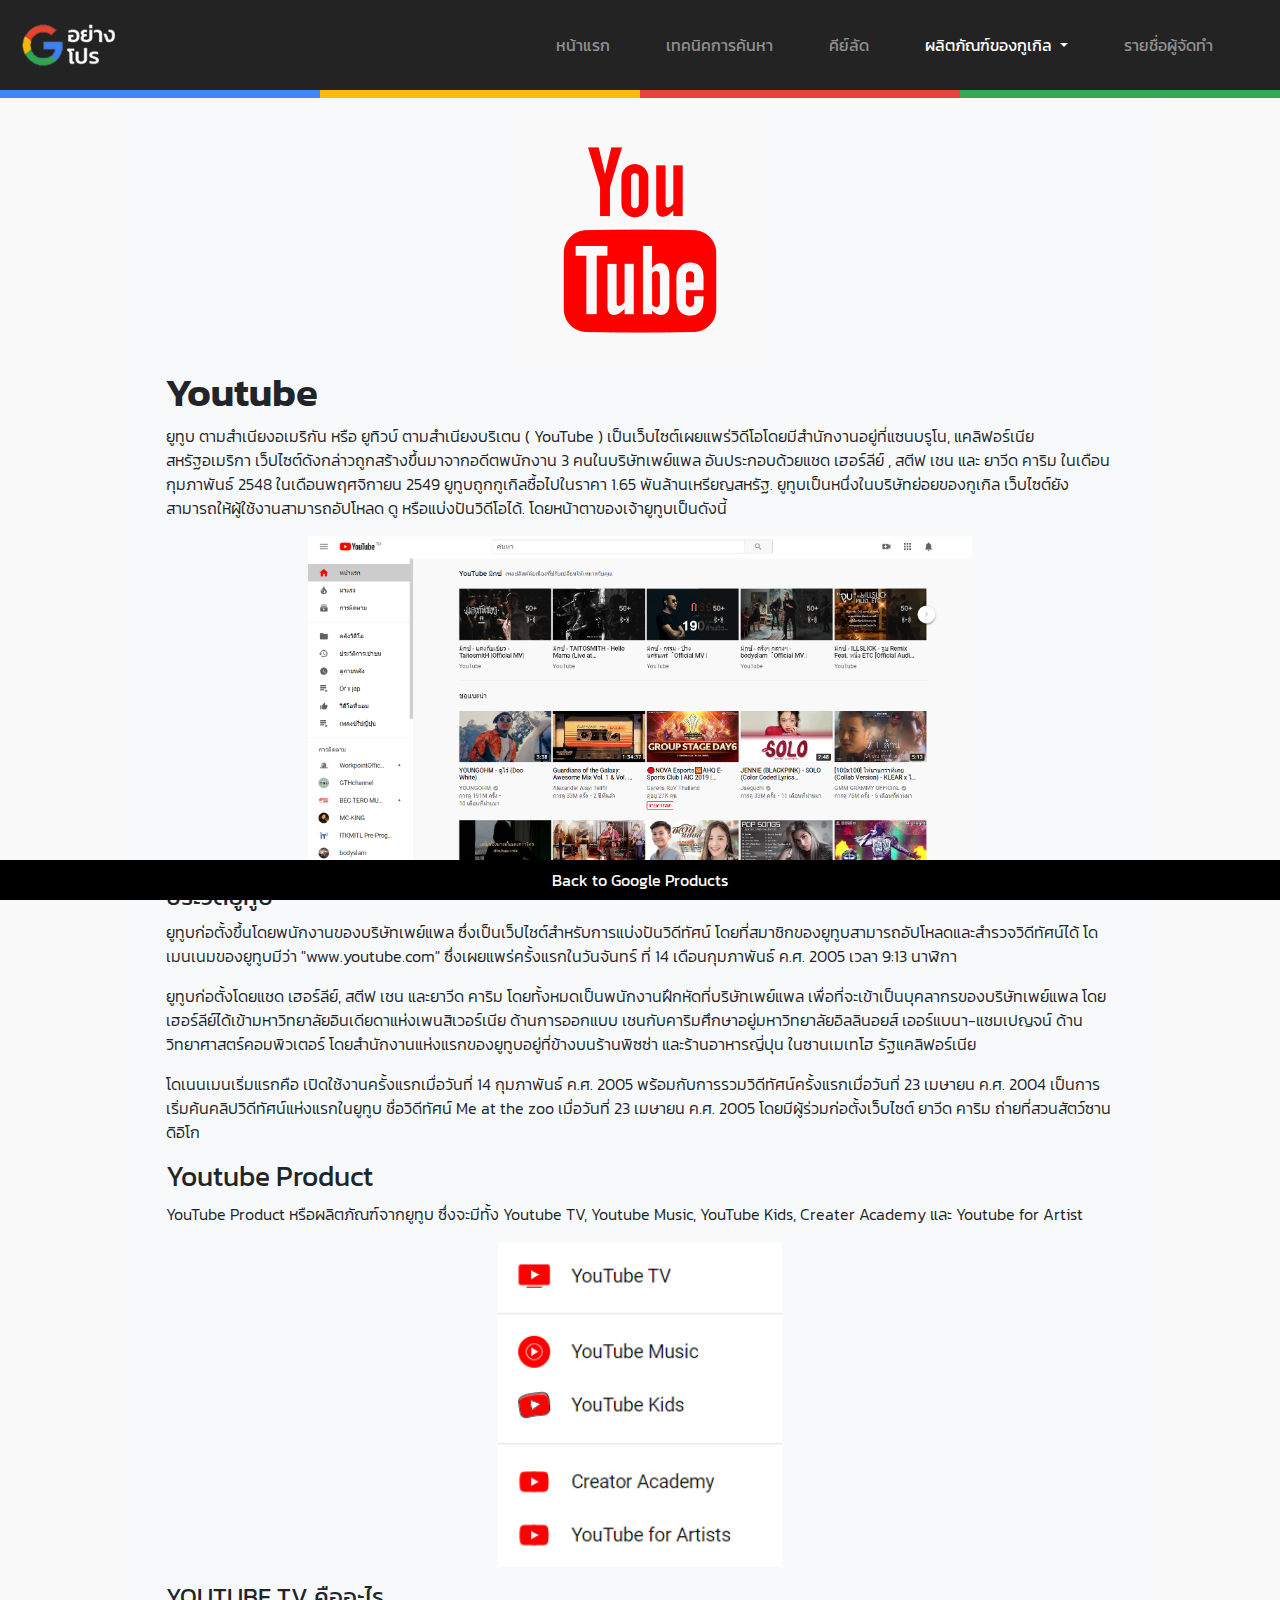
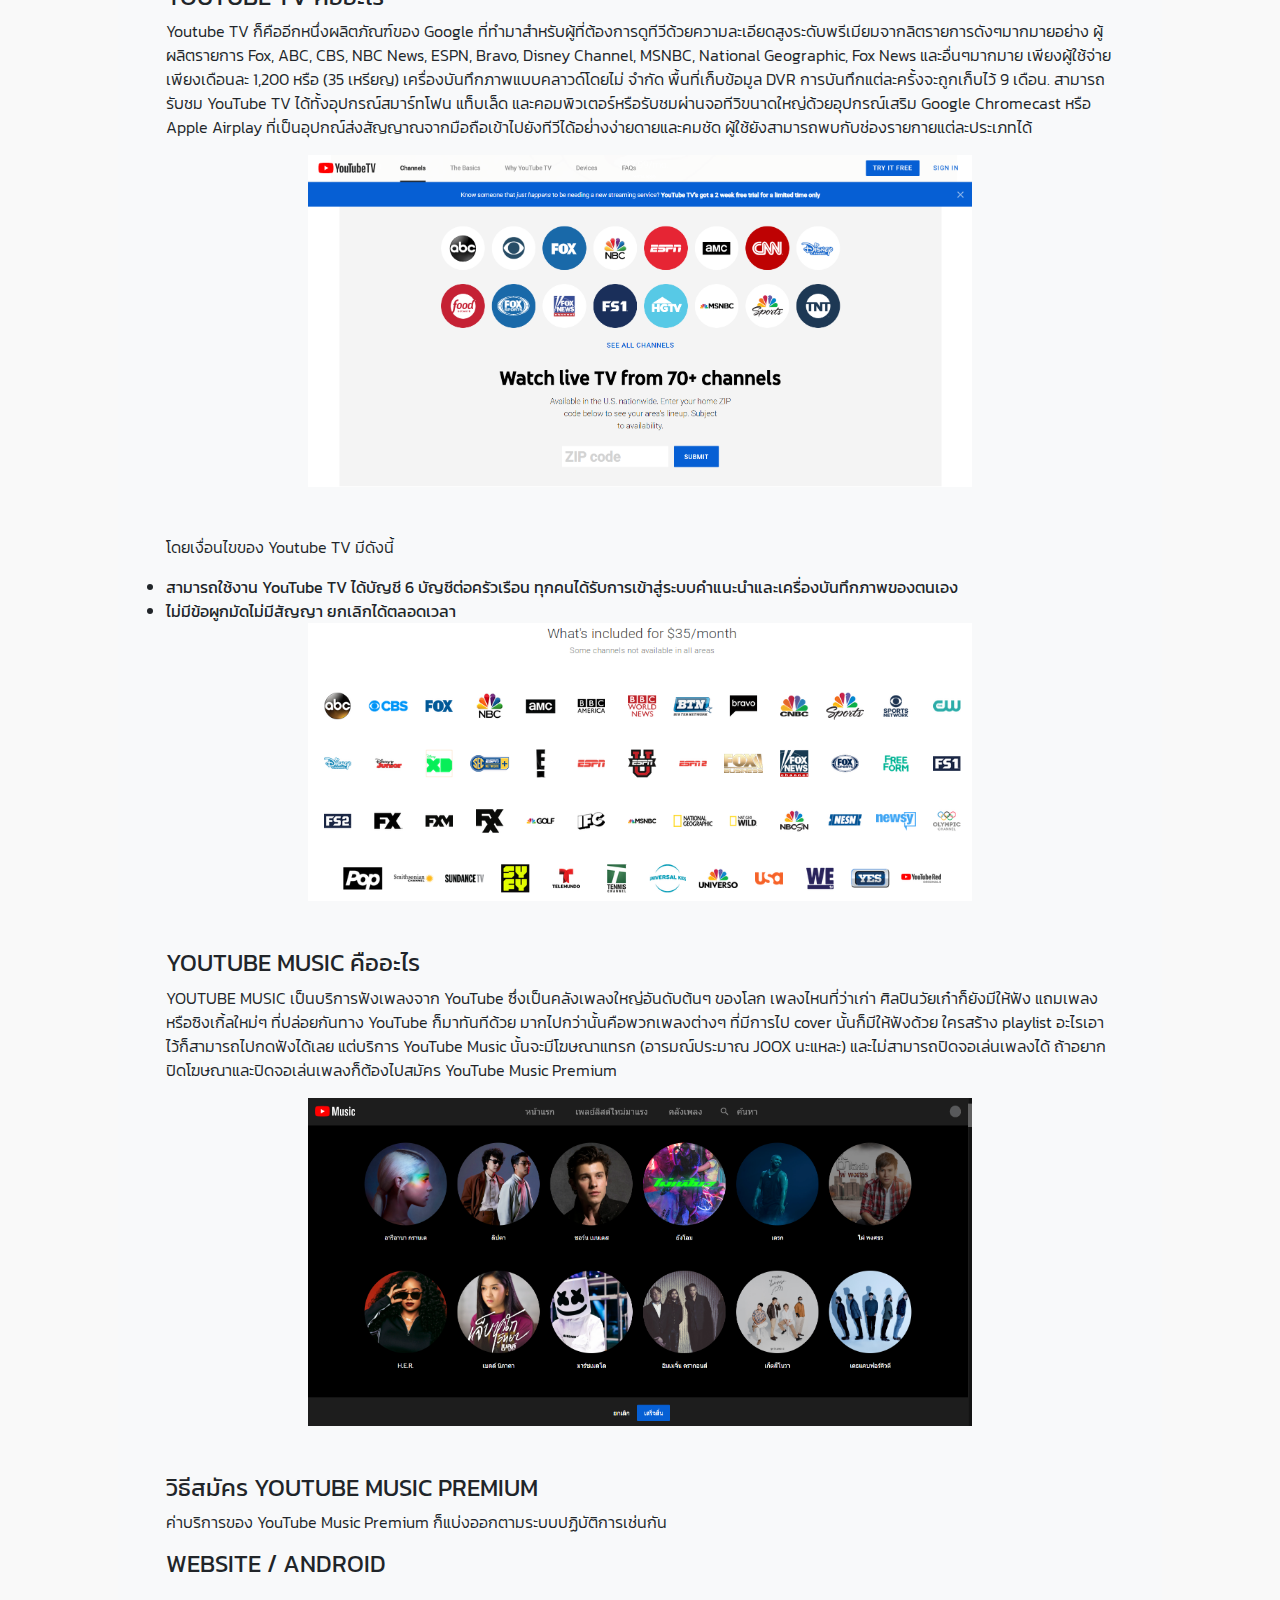
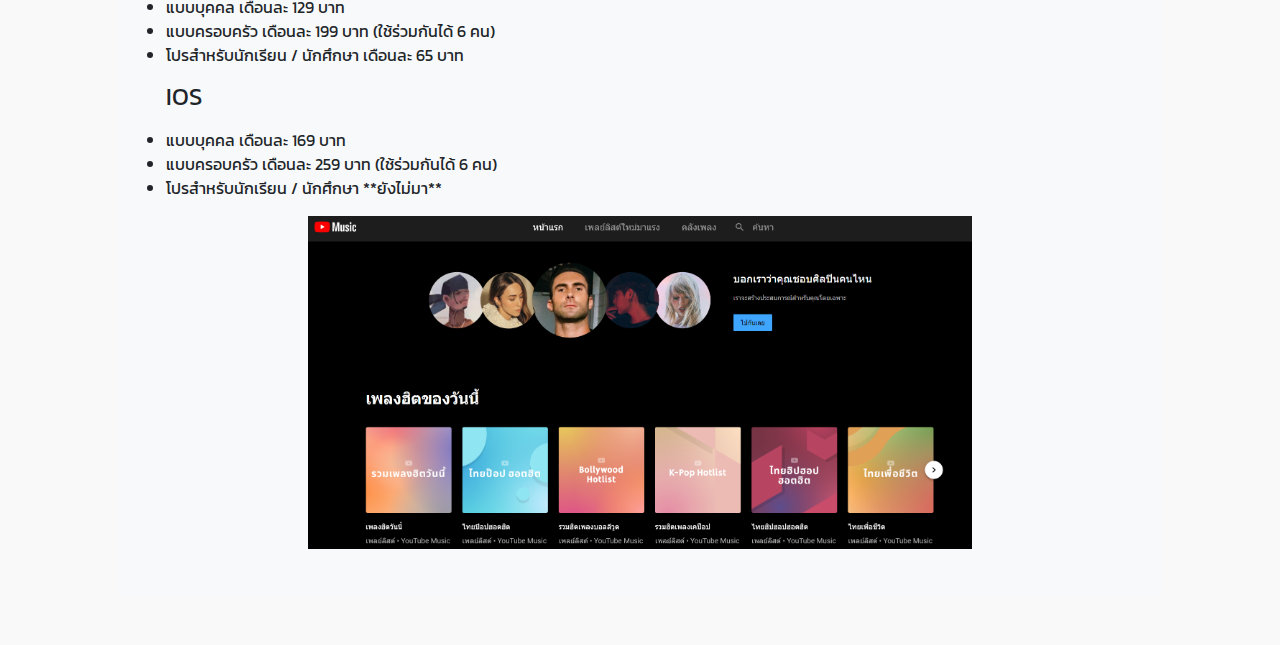
<file: Youtube.html>
<!DOCTYPE html>
<html lang="en">

<head>
    <meta charset="UTF-8">
    <meta name="viewport" content="width=device-width, initial-scale=1.0">
    <meta http-equiv="X-UA-Compatible" content="ie=edge">
    <link rel="stylesheet" href="https://stackpath.bootstrapcdn.com/bootstrap/4.3.1/css/bootstrap.min.css"
        integrity="sha384-ggOyR0iXCbMQv3Xipma34MD+dH/1fQ784/j6cY/iJTQUOhcWr7x9JvoRxT2MZw1T" crossorigin="anonymous">
    <link rel="stylesheet" href="style.css">
    <title>What is Youtube</title>
</head>
<style>
    .footer {
        position: fixed;
        left: 0;
        bottom: 0;
        width: 100%;
        background-color: black;
        text-align: center;
    }
</style>

<body>
    <header>
        <!-- menu bar -->
        <div class="container-fluid p-0 sticky">
            <nav class="navbar navbar-expand-lg navbar-dark">
                <a class="navbar-brand" href="index.html"><img src="img/logo.png"></a>
                <button class="navbar-toggler" type="button" data-toggle="collapse" data-target="#navbarNav"
                    aria-controls="navbarNav" aria-expanded="false" aria-label="Toggle navigation">
                    <span class="navbar-toggler-icon"></span>
                </button>
                <div class="collapse navbar-collapse" id="navbarNav">
                    <div class="mr-auto"></div>
                    <ul class="navbar-nav">
                        <li class="nav-item">
                            <a class="nav-link" href="index.html">หน้าแรก </a>
                        </li>
                        <li class="nav-item">
                            <a class="nav-link" href="search.html">เทคนิคการค้นหา</a>
                        </li>
                        <li class="nav-item">
                            <a class="nav-link" href="shortcut.html">คีย์ลัด</a>
                        </li>
                        <li class="nav-item dropdown active">
                            <a class="nav-link dropdown-toggle" href="#" id="navbarDropdownMenuLink" role="button"
                                data-toggle="dropdown" aria-haspopup="true" aria-expanded="false">
                                ผลิตภัณฑ์ของกูเกิล <span class="sr-only">(current)</span>
                            </a>
                            <div class="dropdown-menu" aria-labelledby="navbarDropdownMenuLink">
                                <a class="dropdown-item" href="product.html">ผลิตภัณฑ์ทั้งหมด</a>
                                <a class="dropdown-item" href="Youtube.html">Youtube</a>
                                <a class="dropdown-item" href="Chrome.html">Google Chrome</a>
                                <a class="dropdown-item" href="Meet.html">Google Meet</a>
                                <a class="dropdown-item" href="Drive.html">Google Drive</a>
                                <a class="dropdown-item" href="Gmail.html">Gmail</a>
                                <a class="dropdown-item" href="Photos.html">Google Photos</a>
                                <a class="dropdown-item" href="Quick-Draw.html">Google Quick Draw</a>
                                <a class="dropdown-item" href="translate.html">Google Translate</a>
                                <a class="dropdown-item" href="trend.html">Google Trends</a>
                            </div>

                        <li class="nav-item">
                            <a class="nav-link" href="member.html">รายชื่อผู้จัดทำ</a>
                        </li>
                    </ul>
                </div>
            </nav>
            <!-- 4color -->
            <div class="row container-fluid p-0 no-gutters" style="z-index: -1; position:absolute">
                <div class="col-3 bg-blue p-1"></div>
                <div class="col-3 bg-yellow p-1"></div>
                <div class="col-3 bg-red p-1"></div>
                <div class="col-3 bg-green p-1"></div>
            </div>
        </div>
        <div class="container p-5 mt-3">
            <div class="container text-left p-5 bg-light">
                <center><img src="img/youtube-1.png"></center>
                <h1>Youtube</h1>
                <p class="mb-3">ยูทูบ ตามสำเนียงอเมริกัน หรือ ยูทิวบ์ ตามสำเนียงบริเตน ( YouTube )
                    เป็นเว็บไซต์เผยแพร่วิดีโอโดยมีสำนักงานอยู่ที่แซนบรูโน, แคลิฟอร์เนีย
                    สหรัฐอเมริกา เว็ปไซต์ดังกล่าวถูกสร้างขึ้นมาจากอดีตพนักงาน 3 คนในบริษัทเพย์แพล อันประกอบด้วยแชด
                    เฮอร์ลีย์
                    , สตีฟ เชน และ ยาวีด คาริม ในเดือนกุมภาพันธ์ 2548 ในเดือนพฤศจิกายน 2549
                    ยูทูบถูกกูเกิลซื้อไปในราคา 1.65
                    พันล้านเหรียญสหรัฐ. ยูทูบเป็นหนึ่งในบริษัทย่อยของกูเกิล
                    เว็บไซต์ยังสามารถให้ผู้ใช้งานสามารถอัปโหลด ดู หรือแบ่งปันวิดีโอได้. โดยหน้าตาของเจ้ายูทูบเป็นดังนี้
                </p>
                <center><img src=" img/ytb2.png" width="70%">
                </center>
                <h4 class="mt-3">ประวัติยูทูบ </h4>
                <p>
                    ยูทูบก่อตั้งขึ้นโดยพนักงานของบริษัทเพย์แพล ซึ่งเป็นเว็ปไชต์สำหรับการแบ่งปันวิดีทัศน์
                    โดยที่สมาชิกของยูทูบสามารถอัปโหลดและสำรวจวิดีทัศน์ได้ โดเมนเนมของยูทูบมีว่า "www.youtube.com"
                    ซึ่งเผยแพร่ครั้งแรกในวันจันทร์ ที่ 14 เดือนกุมภาพันธ์ ค.ศ. 2005 เวลา 9:13 นาฬิกา
                </p>
                <p>
                    ยูทูบก่อตั้งโดยแชด เฮอร์ลีย์, สตีฟ เชน และยาวีด คาริม
                    โดยทั้งหมดเป็นพนักงานฝึกหัดที่บริษัทเพย์แพล
                    เพื่อที่จะเข้าเป็นบุคลากรของบริษัทเพย์แพล
                    โดยเฮอร์ลีย์ได้เข้ามหาวิทยาลัยอินเดียดาแห่งเพนสิเวอร์เนีย
                    ด้านการออกแบบ
                    เชนกับคาริมศึกษาอยู่มหาวิทยาลัยอิลลินอยส์ เออร์แบนา-แชมเปญจน์ ด้านวิทยาศาสตร์คอมพิวเตอร์
                    โดยสำนักงานแห่งแรกของยูทูบอยู่ที่ข้างบนร้านพิซซ่า และร้านอาหารญี่ปุน ในซานเมเทโฮ รัฐแคลิฟอร์เนีย
                </p>
                <p>
                    โดเนนเมนเริ่มแรกคือ เปิดใช้งานครั้งแรกเมื่อวันที่ 14 กุมภาพันธ์ ค.ศ. 2005
                    พร้อมกับการรวมวิดีทัศน์ครั้งแรกเมื่อวันที่ 23
                    เมษายน ค.ศ. 2004 เป็นการเริ่มค้นคลิปวิดีทัศน์แห่งแรกในยูทูบ ชื่อวิดีทัศน์ Me at the zoo
                    เมื่อวันที่
                    23 เมษายน ค.ศ. 2005
                    โดยมีผู้ร่วมก่อตั้งเว็บไซต์ ยาวีด คาริม ถ่ายที่สวนสัตว์ซานดิอิโก
                </p>

                <h3>Youtube Product</h3>
                <p> YouTube Product หรือผลิตภัณฑ์จากยูทูบ ซึ่งจะมีทั้ง Youtube TV, Youtube
                    Music, YouTube Kids, Creater Academy และ Youtube for Artist
                </p>
                <center><img src="img/ytb1.png" width="30%"></center>
                <h4 class="mt-3"> YOUTUBE TV คืออะไร </h4>
                <p>Youtube TV ก็คืออีกหนึ่งผลิตภัณฑ์ของ
                    Google
                    ที่ทำมาสำหรับผู้ที่ต้องการดูทีวีด้วยความละเอียดสูงระดับพรีเมียมจากลิตรายการดังๆมากมายอย่าง
                    ผู้ผลิตรายการ Fox, ABC, CBS, NBC News, ESPN, Bravo, Disney Channel, MSNBC,
                    National Geographic, Fox News และอื่นๆมากมาย
                    เพียงผู้ใช้จ่ายเพียงเดือนละ 1,200 หรือ (35 เหรียญ) เครื่องบันทึกภาพแบบคลาวด์โดยไม่ จำกัด
                    พื้นที่เก็บข้อมูล DVR
                    การบันทึกแต่ละครั้งจะถูกเก็บไว้ 9 เดือน. สามารถรับชม YouTube TV ได้ทั้งอุปกรณ์สมาร์ทโฟน แท็บเล็ด
                    และคอมพิวเตอร์หรือรับชมผ่านจอทีวิขนาดใหญ่ด้วยอุปกรณ์เสริม Google
                    Chromecast หรือ Apple Airplay
                    ที่เป็นอุปกณ์ส่งสัญญาณจากมือถือเข้าไปยังทีวีได้อย่่างง่ายดายและคมชัด

                    ผู้ใช้ยังสามารถพบกับช่องรายกายแต่ละประเภทได้
                </p>
                <center><img src="img/ytb_tv.png" width="70%"></center>
                <p class="mt-5 ">
                    โดยเงื่อนไขของ Youtube TV มีดังนี้
                    <li>สามารถใช้งาน YouTube TV ได้บัญชี 6 บัญชีต่อครัวเรือน
                        ทุกคนได้รับการเข้าสู่ระบบคำแนะนำและเครื่องบันทึกภาพของตนเอง</li>
                    <li>ไม่มีข้อผูกมัดไม่มีสัญญา ยกเลิกได้ตลอดเวลา</li>
                    <center><img src="img/ytb_tv2.png" width="70%"></center>
                </p>
                <h4 class="mt-5"> YOUTUBE MUSIC คืออะไร </h4>
                <p>
                    YOUTUBE MUSIC เป็นบริการฟังเพลงจาก YouTube
                    ซึ่งเป็นคลังเพลงใหญ่อันดับต้นๆ
                    ของโลก เพลงไหนที่ว่าเก่า
                    ศิลปินวัยเก๋าก็ยังมีให้ฟัง
                    แถมเพลงหรือซิงเกิ้ลใหม่ๆ ที่ปล่อยกันทาง YouTube ก็มาทันทีด้วย มากไปกว่านั้นคือพวกเพลงต่างๆ
                    ที่มีการไป cover
                    นั้นก็มีให้ฟังด้วย ใครสร้าง playlist อะไรเอาไว้ก็สามารถไปกดฟังได้เลย แต่บริการ YouTube Music
                    นั้นจะมีโฆษณาแทรก
                    (อารมณ์ประมาณ JOOX นะแหละ) และไม่สามารถปิดจอเล่นเพลงได้
                    ถ้าอยากปิดโฆษณาและปิดจอเล่นเพลงก็ต้องไปสมัคร
                    YouTube Music
                    Premium
                </p>
                <center><img src="img/ytb_pre1.png" width="70%"></center>
                <h4 class="mt-5"> วิธีสมัคร YOUTUBE MUSIC PREMIUM </h4>
                <p>ค่าบริการของ YouTube Music Premium ก็แบ่งออกตามระบบปฏิบัติการเช่นกัน</p>

                <h4 class="mt-3"> WEBSITE / ANDROID </h4>
                <p>
                    <li>แบบบุคคล เดือนละ 129 บาท</li>
                    <li>แบบครอบครัว เดือนละ 199 บาท (ใช้ร่วมกันได้ 6 คน)</li>
                    <li>โปรสำหรับนักเรียน / นักศึกษา เดือนละ 65 บาท</li>
                </p>
                <h4> IOS </h4>
                <p>
                    <li>แบบบุคคล เดือนละ 169 บาท</li>
                    <li>แบบครอบครัว เดือนละ 259 บาท (ใช้ร่วมกันได้ 6 คน)</li>
                    <li>โปรสำหรับนักเรียน / นักศึกษา **ยังไม่มา**</li>
                </p>
                <center><img src="img/ytb_pre2.png" width="70%"></center>
            </div>
        </div>
        <div class="footer">
            <!-- <button onclick="window.location.href='Product.html';"> Back to Google Products </button> -->
            <a class="text-white nav-link" href="product.html"> Back to Google Products </a> </div>
    </header>
    <script src="https://code.jquery.com/jquery-3.3.1.slim.min.js"
        integrity="sha384-q8i/X+965DzO0rT7abK41JStQIAqVgRVzpbzo5smXKp4YfRvH+8abtTE1Pi6jizo" crossorigin="anonymous">
        </script>
    <script src="https://cdnjs.cloudflare.com/ajax/libs/popper.js/1.14.7/umd/popper.min.js"
        integrity="sha384-UO2eT0CpHqdSJQ6hJty5KVphtPhzWj9WO1clHTMGa3JDZwrnQq4sF86dIHNDz0W1"
        crossorigin="anonymous"></script>
    <script src="https://stackpath.bootstrapcdn.com/bootstrap/4.3.1/js/bootstrap.min.js"
        integrity="sha384-JjSmVgyd0p3pXB1rRibZUAYoIIy6OrQ6VrjIEaFf/nJGzIxFDsf4x0xIM+B07jRM"
        crossorigin="anonymous"></script>
</body>

</html>
</file>
<file: style.css>
@import url('https://fonts.googleapis.com/css?family=Kanit:300,400,600&display=swap');
html, body {
    height: 100%;
    width: 100%;
    font-family: 'Kanit', sans-serif;
    font-weight: 400;
    background-color: #f9f9f9;
}
p {
    font-weight: 300;
}
h1{
    font-weight: 600;
}
h2, h3, h4, h5, h6 {
    font-weight: 400;
}
.navbar{
    padding: 1.2rem;
    background: #1c1c1c;
    opacity: 0.97;
}
.navbar-nav li {
    padding-right: 40px;
}
.carousel-inner img{
    width: 100%;
    height: 100%;
}
.carousel-caption {
    position: absolute;
    top: 50%;
    transform: translateY(-20%);
}
mark{
    background: lightgray;
}
footer{
    background: #1c1c1c;
    padding: 10vmin 18vmin;
}

.sticky{
    position: fixed;
    top:0;
    width: 100%;
    z-index: 9999;
    transition:all 1.5s ease;
}
.bg-blue{
    background: #4285f4;
}
.bg-green{
    background: #34a853;
}
.bg-yellow{
    background: #fbbc05;
}
.bg-red{
    background: #ea4335;
}
.bg-white{
    background: white;
}
.bg-f0{
    background: #f0f0f0;
}
.bg-7c{
    background: #7c7c7c;
}
.bg-3c{
    background: #3c3c3c;
}
.bg-2c{
    background: #2c2c2c;
}
.ctrt{
    top: 50%;
    left: 50%;
    position: absolute;
    transform: translate(-50%,-50%);
}
.sdwh {
    box-shadow: 0 1px 3px rgba(0,0,0,0.12), 0 1px 2px rgba(0,0,0,0.24);
    transition: all 0.3s cubic-bezier(.25,.8,.25,1);
  }
  
  .sdwh:hover {
    box-shadow: 0 14px 28px rgba(0,0,0,0.25), 0 10px 10px rgba(0,0,0,0.22);
  }

  .sdwr {
    box-shadow: 0 1px 3px rgba(0,0,0,0.12), 0 1px 2px rgba(0,0,0,0.24);
    transition: all 0.25s cubic-bezier(.25,.8,.25,1);
    /* border-radius: 10px; */
  }
  
  .sdwr:hover {
    box-shadow: 0 0px 0px rgba(0,0,0,0.25), 0 0px 0px rgba(0,0,0,0.22);
  }

  .sdw {
    box-shadow: 0 3px 6px rgba(0,0,0,0.16), 0 3px 6px rgba(0,0,0,0.23);
  }
  input, button {
    background-color: white;
    border: none;
    padding: 8px 16px;
    text-decoration: none;
    margin: 4px 2px;
    height: 36px;
    width: 120px;
    font-size: 0.9em;
    font-weight: 300;
    box-shadow: 0 3px 6px rgba(0,0,0,0.16), 0 3px 6px rgba(0,0,0,0.23);
  }
  label{
    font-size: 1.3em;
    font-weight: 300;
  }
/* Card for Keyboard Shortcut */
.bg-a{
    background: #dfdfdf;
}.bshadow{
    box-shadow: 4px 4px 2px 0 rgba(0, 0, 0, 0.2), 0 6px 20px 0 rgba(0, 0, 0, 0.19);
}
.flip-card {
    background-color: transparent;
    height: 200px;
    perspective: 1000px;
  }
  
  .flip-card-inner {
    position: relative;
    width: 100%;
    height: 100%;
    text-align: center;
    transition: transform 0.75s;
    transform-style: preserve-3d;
  }
  
  .flip-card:hover .flip-card-inner {
    transform: rotateY(180deg);
  }
  
  .flip-card-front, .flip-card-back {
    position: absolute;
    width: 100%;
    height: 100%;
    border-radius: 10px;
    backface-visibility: hidden;
  }
  .flip-card-back {
    color: white;
    transform: rotateY(180deg);
  }
</file>
